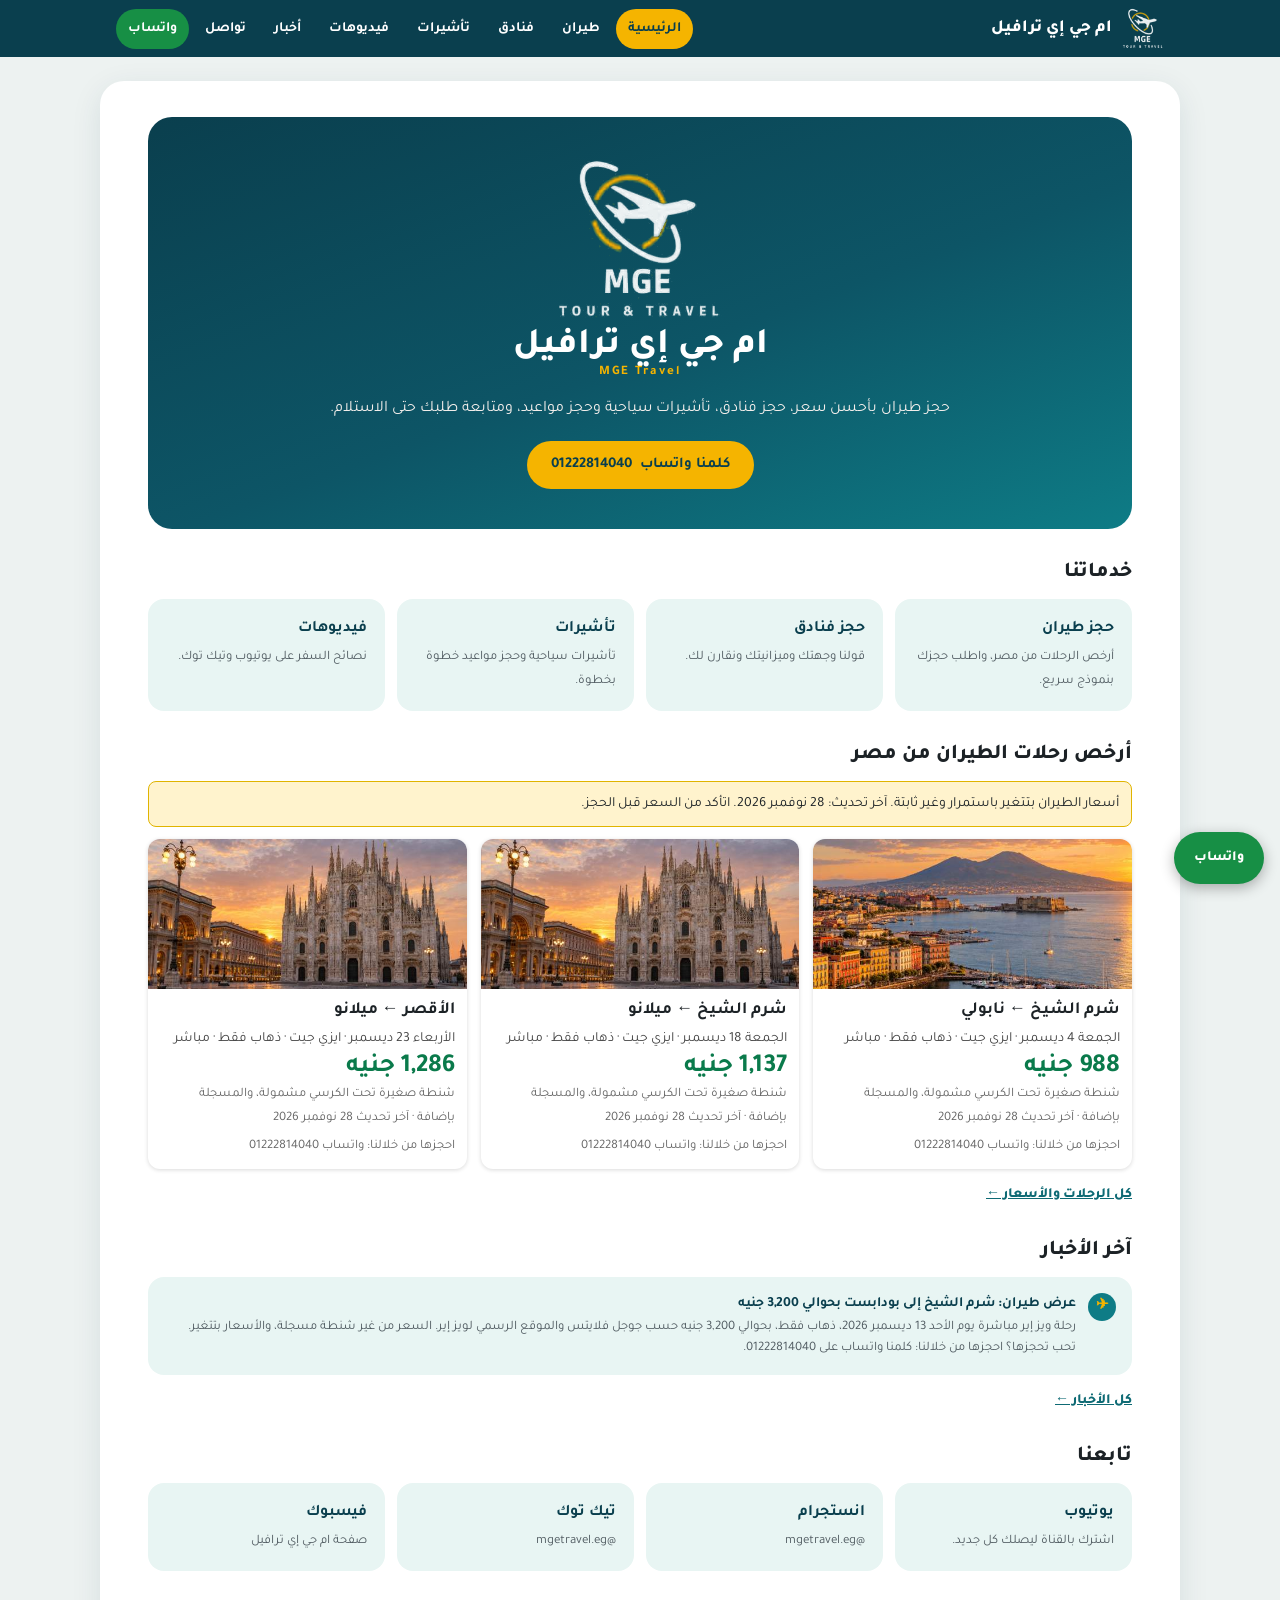
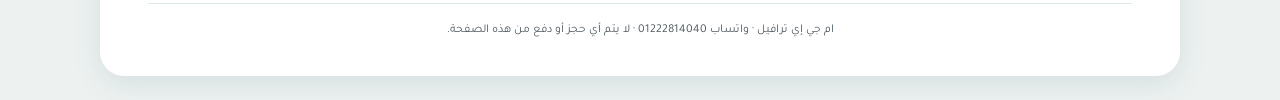
<file: index.html>
<!DOCTYPE html>
<html lang="ar" dir="rtl">
<head>
<script async src="https://www.googletagmanager.com/gtag/js?id=G-XK24J3F093"></script>
<script>
window.dataLayer = window.dataLayer || [];
function gtag(){dataLayer.push(arguments);}
gtag('js', new Date());
gtag('config', 'G-XK24J3F093');
</script>
<meta charset="UTF-8">
<meta name="viewport" content="width=device-width, initial-scale=1.0">
<title>ام جي إي ترافيل | طيران وفنادق وتأشيرات</title>
<meta name="description" content="ام جي إي ترافيل: حجز طيران بأحسن سعر، حجز فنادق، تأشيرات سياحية وحجز مواعيد، ومتابعة طلبك حتى الاستلام.">
<link rel="canonical" href="https://mgetravel.github.io/">
<meta name="theme-color" content="#0B2A5B">
<meta property="og:type" content="website">
<meta property="og:locale" content="ar_EG">
<meta property="og:site_name" content="ام جي إي ترافيل">
<meta property="og:title" content="ام جي إي ترافيل | طيران وفنادق وتأشيرات">
<meta property="og:description" content="ام جي إي ترافيل: حجز طيران بأحسن سعر، حجز فنادق، تأشيرات سياحية وحجز مواعيد، ومتابعة طلبك حتى الاستلام.">
<meta property="og:url" content="https://mgetravel.github.io/">
<script type="application/ld+json">
{
  "@context": "https://schema.org",
  "@type": "TravelAgency",
  "name": "ام جي إي ترافيل",
  "alternateName": "MGE Travel",
  "url": "https://mgetravel.github.io/",
  "telephone": "+201222814040",
  "areaServed": "EG",
  "inLanguage": "ar",
  "sameAs": [
    "https://www.youtube.com/channel/UCKGYNsP0PGWKcBvuON4lMKg",
    "https://www.instagram.com/mgetravel.eg/",
    "https://www.facebook.com/profile.php?id=61596644595419",
    "https://www.tiktok.com/@mgetravel.eg"
  ]
}
</script>
<link rel="icon" type="image/png" href="/assets/logo.png">
<link rel="preconnect" href="https://fonts.googleapis.com">
<link rel="preconnect" href="https://fonts.gstatic.com" crossorigin>
<link href="https://fonts.googleapis.com/css2?family=Tajawal:wght@400;500;700;800&display=swap" rel="stylesheet">
<link rel="stylesheet" href="/assets/style.css">
<meta property="og:image" content="https://mgetravel.github.io/assets/og.png">
</head>
<body>
<div class="topbar"><div class="topbar-in"><a class="brand" href="/"><img src="/assets/logo-white.png" alt="لوجو ام جي إي ترافيل"><span>ام جي إي ترافيل</span></a>
<button class="burger" id="burger" aria-label="القائمة" aria-expanded="false">☰</button>
<nav class="menu" id="menu"><a href="/" class="on">الرئيسية</a><a href="/flights/">طيران</a><a href="/hotels/">فنادق</a><a href="/visas/">تأشيرات</a><a href="/videos/">فيديوهات</a><a href="/news/">أخبار</a><a href="/contact/">تواصل</a><a class="wa" href="https://wa.me/201222814040" target="_blank" rel="noreferrer">واتساب</a></nav></div></div>
<div class="card">
<header class="hero">
  <img class="hero-logo" src="/assets/logo-white.png" alt="لوجو ام جي إي ترافيل">
  <div class="hero-name">ام جي إي ترافيل</div>
  <div class="hero-sub">MGE Travel</div>
  <p class="hero-tag">حجز طيران بأحسن سعر، حجز فنادق، تأشيرات سياحية وحجز مواعيد، ومتابعة طلبك حتى الاستلام.</p>
  <a class="btn btn-gold" href="https://wa.me/201222814040" target="_blank" rel="noreferrer">كلمنا واتساب <bdi>01222814040</bdi></a>
</header><section><h2 class="sec-title">خدماتنا</h2><div class="tiles">
<a class="tile" href="/flights/"><b>حجز طيران</b><span>أرخص الرحلات من مصر، واطلب حجزك بنموذج سريع.</span></a>
<a class="tile" href="/hotels/"><b>حجز فنادق</b><span>قولنا وجهتك وميزانيتك ونقارن لك.</span></a>
<a class="tile" href="/visas/"><b>تأشيرات</b><span>تأشيرات سياحية وحجز مواعيد خطوة بخطوة.</span></a>
<a class="tile" href="/videos/"><b>فيديوهات</b><span>نصائح السفر على يوتيوب وتيك توك.</span></a></div></section><section><h2 class="sec-title">أرخص رحلات الطيران من مصر</h2>
<div class="fb-n">أسعار الطيران بتتغير باستمرار وغير ثابتة. آخر تحديث: 28 نوفمبر 2026. اتأكد من السعر قبل الحجز.</div>
<div class="fb-grid"><div class="fb-card"><div class="fb-img nap" role="img" aria-label="شرم الشيخ ← نابولي"></div><div class="fb-b"><div class="fb-r">شرم الشيخ ← نابولي</div><div class="fb-d">الجمعة 4 ديسمبر · ايزي جيت · ذهاب فقط · مباشر</div><div class="fb-p">988 جنيه</div><div class="fb-s">شنطة صغيرة تحت الكرسي مشمولة، والمسجلة بإضافة · آخر تحديث 28 نوفمبر 2026</div><div class="fb-s">احجزها من خلالنا: واتساب <bdi>01222814040</bdi></div></div></div><div class="fb-card"><div class="fb-img mil" role="img" aria-label="شرم الشيخ ← ميلانو"></div><div class="fb-b"><div class="fb-r">شرم الشيخ ← ميلانو</div><div class="fb-d">الجمعة 18 ديسمبر · ايزي جيت · ذهاب فقط · مباشر</div><div class="fb-p">1,137 جنيه</div><div class="fb-s">شنطة صغيرة تحت الكرسي مشمولة، والمسجلة بإضافة · آخر تحديث 28 نوفمبر 2026</div><div class="fb-s">احجزها من خلالنا: واتساب <bdi>01222814040</bdi></div></div></div><div class="fb-card"><div class="fb-img mil" role="img" aria-label="الأقصر ← ميلانو"></div><div class="fb-b"><div class="fb-r">الأقصر ← ميلانو</div><div class="fb-d">الأربعاء 23 ديسمبر · ايزي جيت · ذهاب فقط · مباشر</div><div class="fb-p">1,286 جنيه</div><div class="fb-s">شنطة صغيرة تحت الكرسي مشمولة، والمسجلة بإضافة · آخر تحديث 28 نوفمبر 2026</div><div class="fb-s">احجزها من خلالنا: واتساب <bdi>01222814040</bdi></div></div></div></div><a class="more" href="/flights/">كل الرحلات والأسعار ←</a></section><section>
  <h2 class="sec-title">آخر الأخبار</h2>
  <div class="service"><span class="service-check">✈</span><div><div class="service-title">عرض طيران: شرم الشيخ إلى بودابست بحوالي 3,200 جنيه</div><div class="service-detail">رحلة ويز إير مباشرة يوم الأحد 13 ديسمبر 2026، ذهاب فقط، بحوالي 3,200 جنيه حسب جوجل فلايتس والموقع الرسمي لويز إير. السعر من غير شنطة مسجلة، والأسعار بتتغير. تحب تحجزها؟ احجزها من خلالنا: كلمنا واتساب على <bdi>01222814040</bdi>.</div></div></div>
<a class="more" href="/news/">كل الأخبار ←</a></section>
<section><h2 class="sec-title">تابعنا</h2><div class="tiles"><a class="tile" href="https://www.youtube.com/channel/UCKGYNsP0PGWKcBvuON4lMKg" target="_blank" rel="noreferrer"><b>يوتيوب</b><span>اشترك بالقناة ليصلك كل جديد.</span></a><a class="tile" href="https://www.instagram.com/mgetravel.eg/" target="_blank" rel="noreferrer"><b>انستجرام</b><span>@mgetravel.eg</span></a><a class="tile" href="https://www.tiktok.com/@mgetravel.eg" target="_blank" rel="noreferrer"><b>تيك توك</b><span>@mgetravel.eg</span></a><a class="tile" href="https://www.facebook.com/profile.php?id=61596644595419" target="_blank" rel="noreferrer"><b>فيسبوك</b><span>صفحة ام جي إي ترافيل</span></a></div></section>
<footer>ام جي إي ترافيل · واتساب <bdi>01222814040</bdi> · لا يتم أي حجز أو دفع من هذه الصفحة.</footer>
</div>
<a class="wa-float" href="https://wa.me/201222814040" target="_blank" rel="noreferrer">واتساب</a>
<script>document.getElementById("burger").addEventListener("click",function(){var m=document.getElementById("menu");var o=m.classList.toggle("open");this.setAttribute("aria-expanded",o)});</script>

</body>
</html>
</file>
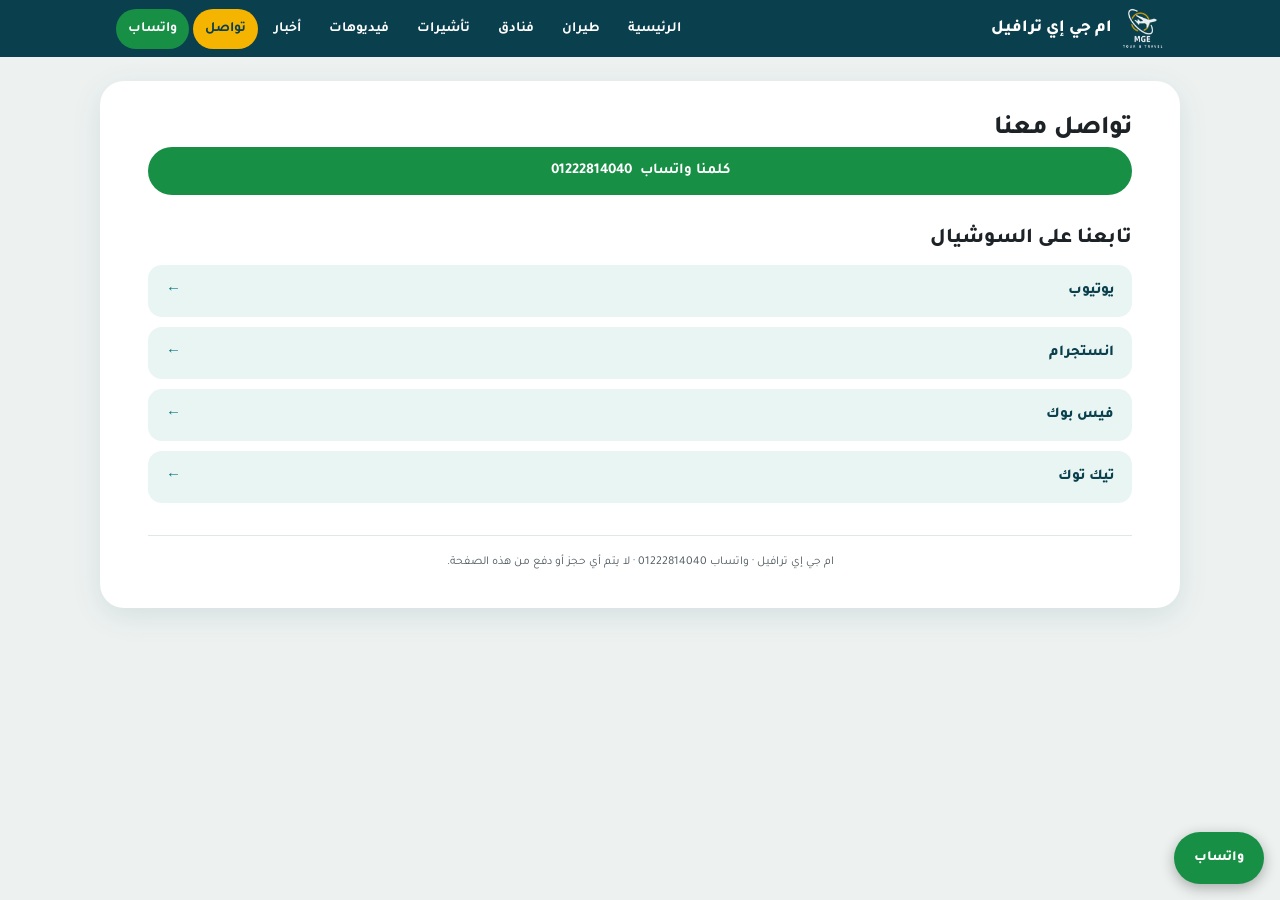
<file: contact/index.html>
<!DOCTYPE html>
<html lang="ar" dir="rtl">
<head>
<script async src="https://www.googletagmanager.com/gtag/js?id=G-XK24J3F093"></script>
<script>
window.dataLayer = window.dataLayer || [];
function gtag(){dataLayer.push(arguments);}
gtag('js', new Date());
gtag('config', 'G-XK24J3F093');
</script>
<meta charset="UTF-8">
<meta name="viewport" content="width=device-width, initial-scale=1.0">
<title>تواصل معنا | ام جي إي ترافيل</title>
<meta name="description" content="تواصل مع ام جي إي ترافيل على واتساب أو تابعنا على يوتيوب وانستجرام وفيسبوك وتيك توك.">
<link rel="canonical" href="https://mgetravel.github.io/contact/">
<meta name="theme-color" content="#0B2A5B">
<meta property="og:type" content="website">
<meta property="og:locale" content="ar_EG">
<meta property="og:site_name" content="ام جي إي ترافيل">
<meta property="og:title" content="تواصل معنا | ام جي إي ترافيل">
<meta property="og:description" content="تواصل مع ام جي إي ترافيل على واتساب أو تابعنا على يوتيوب وانستجرام وفيسبوك وتيك توك.">
<meta property="og:url" content="https://mgetravel.github.io/contact/">
<script type="application/ld+json">
{
  "@context": "https://schema.org",
  "@type": "TravelAgency",
  "name": "ام جي إي ترافيل",
  "alternateName": "MGE Travel",
  "url": "https://mgetravel.github.io/",
  "telephone": "+201222814040",
  "areaServed": "EG",
  "inLanguage": "ar",
  "sameAs": [
    "https://www.youtube.com/channel/UCKGYNsP0PGWKcBvuON4lMKg",
    "https://www.instagram.com/mgetravel.eg/",
    "https://www.facebook.com/profile.php?id=61596644595419",
    "https://www.tiktok.com/@mgetravel.eg"
  ]
}
</script>
<link rel="icon" type="image/png" href="/assets/logo.png">
<link rel="preconnect" href="https://fonts.googleapis.com">
<link rel="preconnect" href="https://fonts.gstatic.com" crossorigin>
<link href="https://fonts.googleapis.com/css2?family=Tajawal:wght@400;500;700;800&display=swap" rel="stylesheet">
<link rel="stylesheet" href="/assets/style.css">
<meta property="og:image" content="https://mgetravel.github.io/assets/og.png">
</head>
<body>
<div class="topbar"><div class="topbar-in"><a class="brand" href="/"><img src="/assets/logo-white.png" alt="لوجو ام جي إي ترافيل"><span>ام جي إي ترافيل</span></a>
<button class="burger" id="burger" aria-label="القائمة" aria-expanded="false">☰</button>
<nav class="menu" id="menu"><a href="/">الرئيسية</a><a href="/flights/">طيران</a><a href="/hotels/">فنادق</a><a href="/visas/">تأشيرات</a><a href="/videos/">فيديوهات</a><a href="/news/">أخبار</a><a href="/contact/" class="on">تواصل</a><a class="wa" href="https://wa.me/201222814040" target="_blank" rel="noreferrer">واتساب</a></nav></div></div>
<div class="card">
<h1 class="page-h">تواصل معنا</h1><p style="margin:0 0 14px"><a class="btn btn-wa" href="https://wa.me/201222814040" target="_blank" rel="noreferrer">كلمنا واتساب <bdi>01222814040</bdi></a></p><section>
  <h2 class="sec-title">تابعنا على السوشيال</h2>
  <div class="social">
    <a class="social-link" href="https://www.youtube.com/channel/UCKGYNsP0PGWKcBvuON4lMKg" target="_blank" rel="noreferrer"><span>يوتيوب</span><span class="social-arrow">←</span></a>
    <a class="social-link" href="https://www.instagram.com/mgetravel.eg/" target="_blank" rel="noreferrer"><span>انستجرام</span><span class="social-arrow">←</span></a>
    <a class="social-link" href="https://www.facebook.com/profile.php?id=61596644595419" target="_blank" rel="noreferrer"><span>فيس بوك</span><span class="social-arrow">←</span></a>
    <a class="social-link" href="https://www.tiktok.com/@mgetravel.eg" target="_blank" rel="noreferrer"><span>تيك توك</span><span class="social-arrow">←</span></a>
  </div>
</section>
<footer>ام جي إي ترافيل · واتساب <bdi>01222814040</bdi> · لا يتم أي حجز أو دفع من هذه الصفحة.</footer>
</div>
<a class="wa-float" href="https://wa.me/201222814040" target="_blank" rel="noreferrer">واتساب</a>
<script>document.getElementById("burger").addEventListener("click",function(){var m=document.getElementById("menu");var o=m.classList.toggle("open");this.setAttribute("aria-expanded",o)});</script>

</body>
</html>
</file>
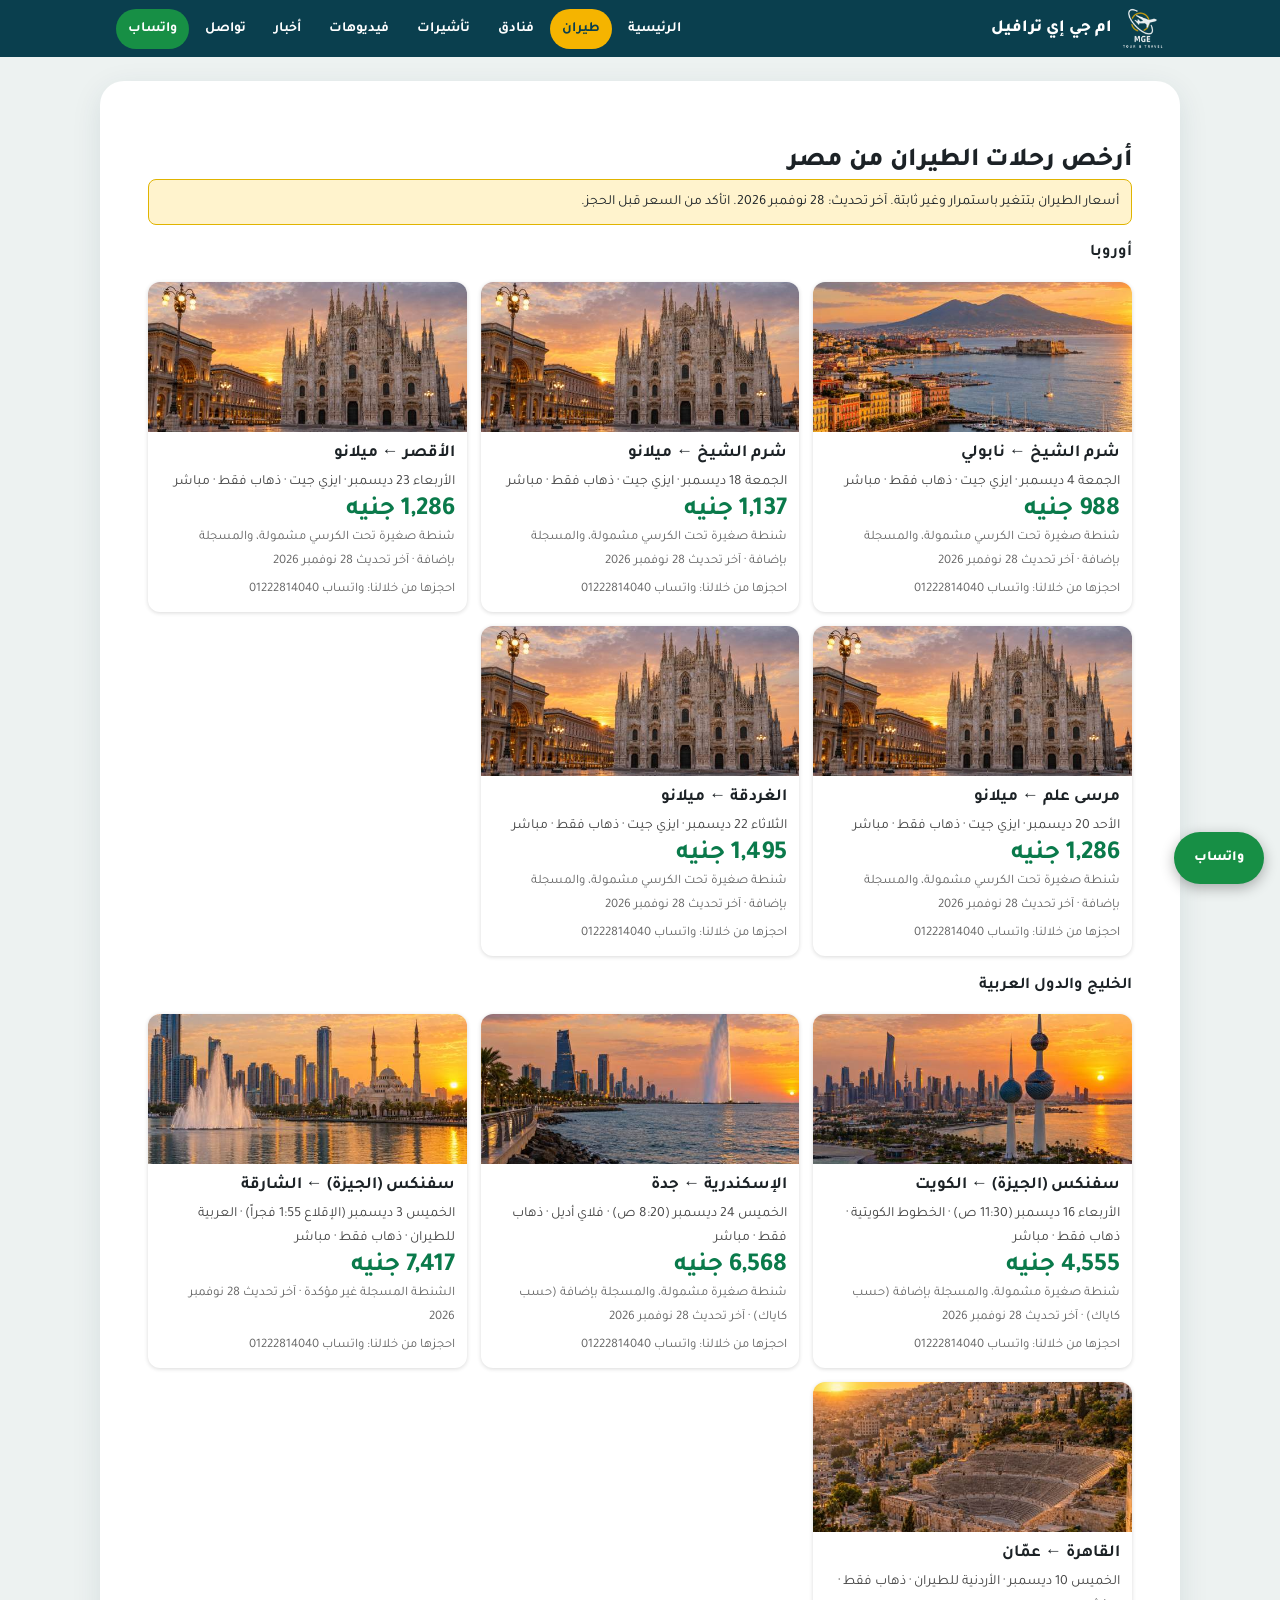
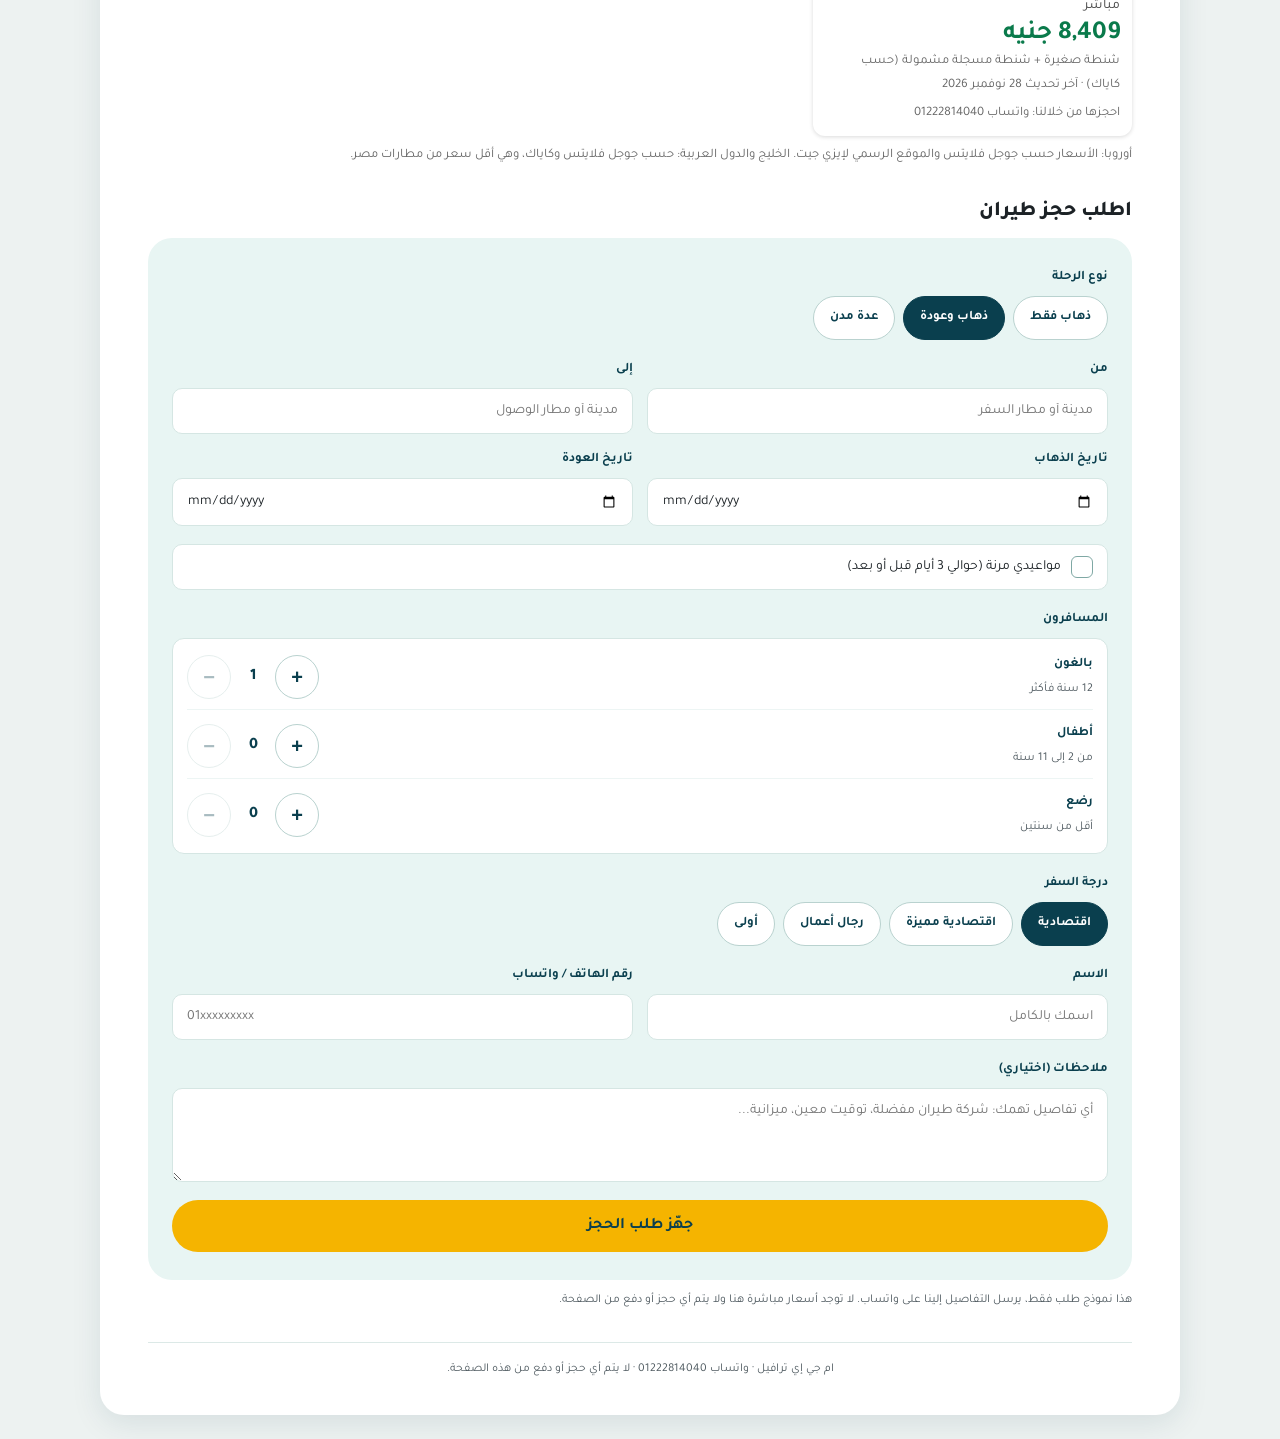
<file: flights/index.html>
<!DOCTYPE html>
<html lang="ar" dir="rtl">
<head>
<script async src="https://www.googletagmanager.com/gtag/js?id=G-XK24J3F093"></script>
<script>
window.dataLayer = window.dataLayer || [];
function gtag(){dataLayer.push(arguments);}
gtag('js', new Date());
gtag('config', 'G-XK24J3F093');
</script>
<meta charset="UTF-8">
<meta name="viewport" content="width=device-width, initial-scale=1.0">
<title>أرخص رحلات الطيران من مصر وطلب حجز طيران | ام جي إي ترافيل</title>
<meta name="description" content="أرخص رحلات الطيران من مصر إلى أوروبا والخليج مع نموذج طلب حجز طيران عبر واتساب من ام جي إي ترافيل.">
<link rel="canonical" href="https://mgetravel.github.io/flights/">
<meta name="theme-color" content="#0B2A5B">
<meta property="og:type" content="website">
<meta property="og:locale" content="ar_EG">
<meta property="og:site_name" content="ام جي إي ترافيل">
<meta property="og:title" content="أرخص رحلات الطيران من مصر وطلب حجز طيران | ام جي إي ترافيل">
<meta property="og:description" content="أرخص رحلات الطيران من مصر إلى أوروبا والخليج مع نموذج طلب حجز طيران عبر واتساب من ام جي إي ترافيل.">
<meta property="og:url" content="https://mgetravel.github.io/flights/">
<script type="application/ld+json">
{
  "@context": "https://schema.org",
  "@type": "TravelAgency",
  "name": "ام جي إي ترافيل",
  "alternateName": "MGE Travel",
  "url": "https://mgetravel.github.io/",
  "telephone": "+201222814040",
  "areaServed": "EG",
  "inLanguage": "ar",
  "sameAs": [
    "https://www.youtube.com/channel/UCKGYNsP0PGWKcBvuON4lMKg",
    "https://www.instagram.com/mgetravel.eg/",
    "https://www.facebook.com/profile.php?id=61596644595419",
    "https://www.tiktok.com/@mgetravel.eg"
  ]
}
</script>
<link rel="icon" type="image/png" href="/assets/logo.png">
<link rel="preconnect" href="https://fonts.googleapis.com">
<link rel="preconnect" href="https://fonts.gstatic.com" crossorigin>
<link href="https://fonts.googleapis.com/css2?family=Tajawal:wght@400;500;700;800&display=swap" rel="stylesheet">
<link rel="stylesheet" href="/assets/style.css">
<meta property="og:image" content="https://mgetravel.github.io/assets/og.png">
</head>
<body>
<div class="topbar"><div class="topbar-in"><a class="brand" href="/"><img src="/assets/logo-white.png" alt="لوجو ام جي إي ترافيل"><span>ام جي إي ترافيل</span></a>
<button class="burger" id="burger" aria-label="القائمة" aria-expanded="false">☰</button>
<nav class="menu" id="menu"><a href="/">الرئيسية</a><a href="/flights/" class="on">طيران</a><a href="/hotels/">فنادق</a><a href="/visas/">تأشيرات</a><a href="/videos/">فيديوهات</a><a href="/news/">أخبار</a><a href="/contact/">تواصل</a><a class="wa" href="https://wa.me/201222814040" target="_blank" rel="noreferrer">واتساب</a></nav></div></div>
<div class="card">
<section id="cheap-flights">
  <h1 class="page-h">أرخص رحلات الطيران من مصر</h1>
  <div class="fb-n">أسعار الطيران بتتغير باستمرار وغير ثابتة. آخر تحديث: 28 نوفمبر 2026. اتأكد من السعر قبل الحجز.</div>
  <h3>أوروبا</h3>
  <div class="fb-grid"><div class="fb-card"><div class="fb-img nap" role="img" aria-label="شرم الشيخ ← نابولي"></div><div class="fb-b"><div class="fb-r">شرم الشيخ ← نابولي</div><div class="fb-d">الجمعة 4 ديسمبر · ايزي جيت · ذهاب فقط · مباشر</div><div class="fb-p">988 جنيه</div><div class="fb-s">شنطة صغيرة تحت الكرسي مشمولة، والمسجلة بإضافة · آخر تحديث 28 نوفمبر 2026</div><div class="fb-s">احجزها من خلالنا: واتساب <bdi>01222814040</bdi></div></div></div><div class="fb-card"><div class="fb-img mil" role="img" aria-label="شرم الشيخ ← ميلانو"></div><div class="fb-b"><div class="fb-r">شرم الشيخ ← ميلانو</div><div class="fb-d">الجمعة 18 ديسمبر · ايزي جيت · ذهاب فقط · مباشر</div><div class="fb-p">1,137 جنيه</div><div class="fb-s">شنطة صغيرة تحت الكرسي مشمولة، والمسجلة بإضافة · آخر تحديث 28 نوفمبر 2026</div><div class="fb-s">احجزها من خلالنا: واتساب <bdi>01222814040</bdi></div></div></div><div class="fb-card"><div class="fb-img mil" role="img" aria-label="الأقصر ← ميلانو"></div><div class="fb-b"><div class="fb-r">الأقصر ← ميلانو</div><div class="fb-d">الأربعاء 23 ديسمبر · ايزي جيت · ذهاب فقط · مباشر</div><div class="fb-p">1,286 جنيه</div><div class="fb-s">شنطة صغيرة تحت الكرسي مشمولة، والمسجلة بإضافة · آخر تحديث 28 نوفمبر 2026</div><div class="fb-s">احجزها من خلالنا: واتساب <bdi>01222814040</bdi></div></div></div><div class="fb-card"><div class="fb-img mil" role="img" aria-label="مرسى علم ← ميلانو"></div><div class="fb-b"><div class="fb-r">مرسى علم ← ميلانو</div><div class="fb-d">الأحد 20 ديسمبر · ايزي جيت · ذهاب فقط · مباشر</div><div class="fb-p">1,286 جنيه</div><div class="fb-s">شنطة صغيرة تحت الكرسي مشمولة، والمسجلة بإضافة · آخر تحديث 28 نوفمبر 2026</div><div class="fb-s">احجزها من خلالنا: واتساب <bdi>01222814040</bdi></div></div></div><div class="fb-card"><div class="fb-img mil" role="img" aria-label="الغردقة ← ميلانو"></div><div class="fb-b"><div class="fb-r">الغردقة ← ميلانو</div><div class="fb-d">الثلاثاء 22 ديسمبر · ايزي جيت · ذهاب فقط · مباشر</div><div class="fb-p">1,495 جنيه</div><div class="fb-s">شنطة صغيرة تحت الكرسي مشمولة، والمسجلة بإضافة · آخر تحديث 28 نوفمبر 2026</div><div class="fb-s">احجزها من خلالنا: واتساب <bdi>01222814040</bdi></div></div></div></div>
  <h3 style="margin-top:18px">الخليج والدول العربية</h3>
  <div class="fb-grid"><div class="fb-card"><div class="fb-img kw" role="img" aria-label="سفنكس (الجيزة) ← الكويت"></div><div class="fb-b"><div class="fb-r">سفنكس (الجيزة) ← الكويت</div><div class="fb-d">الأربعاء 16 ديسمبر (11:30 ص) · الخطوط الكويتية · ذهاب فقط · مباشر</div><div class="fb-p">4,555 جنيه</div><div class="fb-s">شنطة صغيرة مشمولة، والمسجلة بإضافة (حسب كاياك) · آخر تحديث 28 نوفمبر 2026</div><div class="fb-s">احجزها من خلالنا: واتساب <bdi>01222814040</bdi></div></div></div><div class="fb-card"><div class="fb-img jd" role="img" aria-label="الإسكندرية ← جدة"></div><div class="fb-b"><div class="fb-r">الإسكندرية ← جدة</div><div class="fb-d">الخميس 24 ديسمبر (8:20 ص) · فلاي أديل · ذهاب فقط · مباشر</div><div class="fb-p">6,568 جنيه</div><div class="fb-s">شنطة صغيرة مشمولة، والمسجلة بإضافة (حسب كاياك) · آخر تحديث 28 نوفمبر 2026</div><div class="fb-s">احجزها من خلالنا: واتساب <bdi>01222814040</bdi></div></div></div><div class="fb-card"><div class="fb-img sj" role="img" aria-label="سفنكس (الجيزة) ← الشارقة"></div><div class="fb-b"><div class="fb-r">سفنكس (الجيزة) ← الشارقة</div><div class="fb-d">الخميس 3 ديسمبر (الإقلاع 1:55 فجراً) · العربية للطيران · ذهاب فقط · مباشر</div><div class="fb-p">7,417 جنيه</div><div class="fb-s">الشنطة المسجلة غير مؤكدة · آخر تحديث 28 نوفمبر 2026</div><div class="fb-s">احجزها من خلالنا: واتساب <bdi>01222814040</bdi></div></div></div><div class="fb-card"><div class="fb-img am" role="img" aria-label="القاهرة ← عمّان"></div><div class="fb-b"><div class="fb-r">القاهرة ← عمّان</div><div class="fb-d">الخميس 10 ديسمبر · الأردنية للطيران · ذهاب فقط · مباشر</div><div class="fb-p">8,409 جنيه</div><div class="fb-s">شنطة صغيرة + شنطة مسجلة مشمولة (حسب كاياك) · آخر تحديث 28 نوفمبر 2026</div><div class="fb-s">احجزها من خلالنا: واتساب <bdi>01222814040</bdi></div></div></div></div>
  <div class="fb-s" style="margin-top:8px">أوروبا: الأسعار حسب جوجل فلايتس والموقع الرسمي لإيزي جيت. الخليج والدول العربية: حسب جوجل فلايتس وكاياك، وهي أقل سعر من مطارات مصر.</div>
</section><section>
  <h2 class="sec-title">اطلب حجز طيران</h2>
  <form class="form" id="bookForm" novalidate>
    <div class="field">
      <span class="label">نوع الرحلة</span>
      <div class="seg" id="tripSeg" role="group" aria-label="نوع الرحلة">
        <button type="button" class="seg-btn" data-v="oneway">ذهاب فقط</button>
        <button type="button" class="seg-btn is-active" data-v="round">ذهاب وعودة</button>
        <button type="button" class="seg-btn" data-v="multi">عدة مدن</button>
      </div>
    </div>

    <div id="simpleTrip">
      <div class="grid2">
        <div class="field">
          <label class="label" for="fromInput">من</label>
          <input class="input" id="fromInput" placeholder="مدينة أو مطار السفر" autocomplete="off">
          <div class="err" id="err-from" hidden></div>
        </div>
        <div class="field">
          <label class="label" for="toInput">إلى</label>
          <input class="input" id="toInput" placeholder="مدينة أو مطار الوصول" autocomplete="off">
          <div class="err" id="err-to" hidden></div>
        </div>
      </div>
      <div class="grid2" style="margin-top:14px">
        <div class="field">
          <label class="label" for="departInput">تاريخ الذهاب</label>
          <input class="input" id="departInput" type="date" dir="ltr">
          <div class="err" id="err-depart" hidden></div>
        </div>
        <div class="field" id="retField">
          <label class="label" for="retInput">تاريخ العودة</label>
          <input class="input" id="retInput" type="date" dir="ltr">
          <div class="err" id="err-ret" hidden></div>
        </div>
      </div>
    </div>

    <div class="legs" id="multiTrip" hidden>
      <div id="legsWrap"></div>
      <button type="button" class="btn btn-ghost" id="addLeg">+ أضف رحلة أخرى</button>
    </div>

    <button type="button" class="flex-toggle" id="flexToggle" aria-pressed="false">
      <span class="flex-dot" id="flexDot"></span>
      مواعيدي مرنة (حوالي 3 أيام قبل أو بعد)
    </button>

    <div class="field">
      <span class="label">المسافرون</span>
      <div class="pax">
        <div class="stepper" data-k="adults">
          <div class="stepper-text"><span class="label">بالغون</span><span class="stepper-hint">12 سنة فأكثر</span></div>
          <div class="stepper-ctrl" dir="ltr">
            <button type="button" class="step-btn" data-d="-1" aria-label="بالغون أقل">−</button>
            <span class="step-val">1</span>
            <button type="button" class="step-btn" data-d="1" aria-label="بالغون أكثر">+</button>
          </div>
        </div>
        <div class="stepper" data-k="children">
          <div class="stepper-text"><span class="label">أطفال</span><span class="stepper-hint">من 2 إلى 11 سنة</span></div>
          <div class="stepper-ctrl" dir="ltr">
            <button type="button" class="step-btn" data-d="-1" aria-label="أطفال أقل">−</button>
            <span class="step-val">0</span>
            <button type="button" class="step-btn" data-d="1" aria-label="أطفال أكثر">+</button>
          </div>
        </div>
        <div class="stepper" data-k="infants">
          <div class="stepper-text"><span class="label">رضع</span><span class="stepper-hint">أقل من سنتين</span></div>
          <div class="stepper-ctrl" dir="ltr">
            <button type="button" class="step-btn" data-d="-1" aria-label="رضع أقل">−</button>
            <span class="step-val">0</span>
            <button type="button" class="step-btn" data-d="1" aria-label="رضع أكثر">+</button>
          </div>
        </div>
      </div>
      <div class="err" id="err-infants" hidden></div>
    </div>

    <div class="field">
      <span class="label">درجة السفر</span>
      <div class="seg" id="cabinSeg" role="group" aria-label="درجة السفر">
        <button type="button" class="seg-btn is-active" data-v="اقتصادية">اقتصادية</button>
        <button type="button" class="seg-btn" data-v="اقتصادية مميزة">اقتصادية مميزة</button>
        <button type="button" class="seg-btn" data-v="رجال أعمال">رجال أعمال</button>
        <button type="button" class="seg-btn" data-v="أولى">أولى</button>
      </div>
    </div>

    <div class="grid2">
      <div class="field">
        <label class="label" for="nameInput">الاسم</label>
        <input class="input" id="nameInput" placeholder="اسمك بالكامل">
        <div class="err" id="err-name" hidden></div>
      </div>
      <div class="field">
        <label class="label" for="phoneInput">رقم الهاتف / واتساب</label>
        <input class="input phone" id="phoneInput" dir="ltr" inputmode="tel" placeholder="01xxxxxxxxx">
        <div class="err" id="err-phone" hidden></div>
      </div>
    </div>

    <div class="field">
      <label class="label" for="notesInput">ملاحظات (اختياري)</label>
      <textarea class="input notes" id="notesInput" rows="3" placeholder="أي تفاصيل تهمك: شركة طيران مفضلة، توقيت معين، ميزانية..."></textarea>
    </div>

    <button type="submit" class="btn btn-gold submit">جهّز طلب الحجز</button>

    <div class="ready" id="readyBox" hidden>
      <div class="ready-title">طلبك جاهز</div>
      <p class="ready-text">اضغط الزر لفتح واتساب وإرسال الطلب، وسنرد عليك بالأسعار المتاحة قبل أي حجز.</p>
      <a class="btn btn-wa" id="waLink" href="#" target="_blank" rel="noreferrer">فتح واتساب وإرسال الطلب</a>
    </div>
  </form>
  <div class="caption">هذا نموذج طلب فقط، يرسل التفاصيل إلينا على واتساب. لا توجد أسعار مباشرة هنا ولا يتم أي حجز أو دفع من الصفحة.</div>
</section>
<footer>ام جي إي ترافيل · واتساب <bdi>01222814040</bdi> · لا يتم أي حجز أو دفع من هذه الصفحة.</footer>
</div>
<a class="wa-float" href="https://wa.me/201222814040" target="_blank" rel="noreferrer">واتساب</a>
<script>document.getElementById("burger").addEventListener("click",function(){var m=document.getElementById("menu");var o=m.classList.toggle("open");this.setAttribute("aria-expanded",o)});</script>
<script>
(function(){
"use strict";
var WA = '201222814040';
var AIRPORTS = [
['CAI','القاهرة','مصر','Cairo'],['HBE','الإسكندرية (برج العرب)','مصر','Alexandria'],['HRG','الغردقة','مصر','Hurghada'],
['SSH','شرم الشيخ','مصر','Sharm El Sheikh'],['LXR','الأقصر','مصر','Luxor'],['ASW','أسوان','مصر','Aswan'],
['JED','جدة','السعودية','Jeddah'],['RUH','الرياض','السعودية','Riyadh'],['DMM','الدمام','السعودية','Dammam'],['MED','المدينة المنورة','السعودية','Medina'],
['DXB','دبي','الإمارات','Dubai'],['AUH','أبوظبي','الإمارات','Abu Dhabi'],['SHJ','الشارقة','الإمارات','Sharjah'],
['DOH','الدوحة','قطر','Doha'],['KWI','الكويت','الكويت','Kuwait'],['BAH','المنامة','البحرين','Bahrain'],['MCT','مسقط','عمان','Muscat'],
['AMM','عمّان','الأردن','Amman'],['BEY','بيروت','لبنان','Beirut'],
['IST','إسطنبول','تركيا','Istanbul'],['SAW','إسطنبول (صبيحة)','تركيا','Istanbul Sabiha'],['ESB','أنقرة','تركيا','Ankara'],
['ATH','أثينا','اليونان','Athens'],['FCO','روما','إيطاليا','Rome'],['MXP','ميلانو','إيطاليا','Milan'],['VCE','فينيسيا','إيطاليا','Venice'],
['CDG','باريس','فرنسا','Paris'],['NCE','نيس','فرنسا','Nice'],['LHR','لندن','بريطانيا','London'],['MAN','مانشستر','بريطانيا','Manchester'],
['FRA','فرانكفورت','ألمانيا','Frankfurt'],['MUC','ميونخ','ألمانيا','Munich'],['BER','برلين','ألمانيا','Berlin'],
['AMS','أمستردام','هولندا','Amsterdam'],['MAD','مدريد','إسبانيا','Madrid'],['BCN','برشلونة','إسبانيا','Barcelona'],
['VIE','فيينا','النمسا','Vienna'],['ZRH','زيورخ','سويسرا','Zurich'],['GVA','جنيف','سويسرا','Geneva'],['BRU','بروكسل','بلجيكا','Brussels'],
['PRG','براغ','التشيك','Prague'],['BUD','بودابست','المجر','Budapest'],['WAW','وارسو','بولندا','Warsaw'],['LIS','لشبونة','البرتغال','Lisbon'],
['CPH','كوبنهاغن','الدنمارك','Copenhagen'],['SVO','موسكو','روسيا','Moscow'],
['CMN','الدار البيضاء','المغرب','Casablanca'],['TUN','تونس','تونس','Tunis'],['ALG','الجزائر','الجزائر','Algiers'],
['JFK','نيويورك','أمريكا','New York'],['IAD','واشنطن','أمريكا','Washington'],['YYZ','تورونتو','كندا','Toronto'],
['BKK','بانكوك','تايلاند','Bangkok'],['KUL','كوالالمبور','ماليزيا','Kuala Lumpur'],['SIN','سنغافورة','سنغافورة','Singapore'],
['DEL','نيودلهي','الهند','New Delhi'],['BOM','مومباي','الهند','Mumbai'],['CMB','كولومبو','سريلانكا','Colombo'],
['MLE','المالديف','المالديف','Male'],['NBO','نيروبي','كينيا','Nairobi'],['ADD','أديس أبابا','إثيوبيا','Addis Ababa']
];
function $(id){ return document.getElementById(id); }
function todayISO(){ var d=new Date(); function p(n){return String(n).padStart(2,'0');} return d.getFullYear()+'-'+p(d.getMonth()+1)+'-'+p(d.getDate()); }
var TODAY = todayISO();
$('departInput').min = TODAY; $('retInput').min = TODAY;

var state = { trip:'round', cabin:'اقتصادية', flex:false, adults:1, children:0, infants:0, legs:null };
function newLegs(){ return [{from:'',to:'',date:''},{from:'',to:'',date:''}]; }
state.legs = newLegs();

function invalidate(){ $('readyBox').hidden = true; }

/* segmented controls */
function seg(id, key){ $(id).addEventListener('click', function(e){
  var b = e.target.closest('.seg-btn'); if(!b) return;
  $(id).querySelectorAll('.seg-btn').forEach(function(x){ x.classList.toggle('is-active', x===b); });
  state[key] = b.dataset.v; invalidate();
  if(key==='trip'){
    var multi = state.trip==='multi';
    $('simpleTrip').hidden = multi; $('multiTrip').hidden = !multi;
    $('retField').style.display = state.trip==='round' ? '' : 'none';
  }
}); }
seg('tripSeg','trip'); seg('cabinSeg','cabin');
$('retField').style.display = '';

/* flexible toggle */
$('flexToggle').addEventListener('click', function(){
  state.flex = !state.flex;
  this.classList.toggle('is-on', state.flex);
  this.setAttribute('aria-pressed', state.flex);
  $('flexDot').textContent = state.flex ? '✓' : '';
  invalidate();
});

/* steppers */
document.querySelectorAll('.stepper').forEach(function(st){
  var k = st.dataset.k, val = st.querySelector('.step-val');
  var min = k==='adults'?1:0, max = k==='adults'?9:(k==='children'?8:4);
  st.querySelectorAll('.step-btn').forEach(function(btn){
    btn.addEventListener('click', function(){
      var v = state[k] + parseInt(btn.dataset.d,10);
      if(k==='infants') max = Math.min(4, state.adults);
      v = Math.max(min, Math.min(max, v));
      state[k] = v;
      if(k==='adults' && state.infants > v){ state.infants = v; document.querySelector('.stepper[data-k=infants] .step-val').textContent = v; }
      val.textContent = v;
      st.querySelectorAll('.step-btn').forEach(function(b){
        var t = state[k] + parseInt(b.dataset.d,10);
        b.disabled = t < min || t > max;
      });
      invalidate();
    });
  });
  st.querySelectorAll('.step-btn').forEach(function(b){
    var t = state[k] + parseInt(b.dataset.d,10);
    b.disabled = t < min || t > max;
  });
});

/* airport autocomplete */
function attachAirport(input, onPick){
  var box;
  function close(){ if(box){ box.remove(); box = null; } }
  input.addEventListener('focus', function(){ render(''); });
  input.addEventListener('input', function(){ render(input.value); if(onPick) onPick(input.value); invalidate(); });
  input.addEventListener('blur', function(){ setTimeout(close, 150); });
  function render(q){
    close();
    q = q.trim().toLowerCase();
    var matches = AIRPORTS.filter(function(a){
      return !q || a[1].toLowerCase().indexOf(q)>-1 || a[3].toLowerCase().indexOf(q)>-1 || a[0].toLowerCase().indexOf(q)>-1 || a[2].indexOf(q.trim())>-1;
    }).slice(0,8);
    box = document.createElement('div'); box.className = 'suggest'; box.setAttribute('role','listbox');
    if(matches.length===0){ box.innerHTML = '<div class="suggest-empty">لا توجد نتائج، يمكنك كتابة المدينة كما هي</div>'; }
    matches.forEach(function(a){
      var b = document.createElement('button');
      b.type = 'button'; b.className = 'suggest-item';
      b.innerHTML = '<span class="suggest-city"></span><span class="suggest-meta"><bdi></bdi></span>';
      b.querySelector('.suggest-city').textContent = a[1];
      b.querySelector('bdi').textContent = a[0];
      b.querySelector('.suggest-meta').appendChild(document.createTextNode(' · ' + a[2]));
      b.addEventListener('mousedown', function(e){
        e.preventDefault();
        input.value = a[1] + ' (' + a[0] + ')';
        if(onPick) onPick(input.value);
        close(); invalidate();
      });
      box.appendChild(b);
    });
    input.parentElement.appendChild(box);
  }
}
attachAirport($('fromInput')); attachAirport($('toInput'));

/* multi-city legs */
function renderLegs(){
  var wrap = $('legsWrap'); wrap.innerHTML = '';
  state.legs.forEach(function(leg, i){
    var d = document.createElement('div'); d.className = 'leg';
    d.innerHTML = '<div class="leg-head"><span class="leg-num">الرحلة ' + (i+1) + '</span></div>' +
      '<div class="grid2">' +
      '<div class="field"><label class="label">من</label><input class="input leg-from" placeholder="مدينة السفر" autocomplete="off"><div class="err" hidden></div></div>' +
      '<div class="field"><label class="label">إلى</label><input class="input leg-to" placeholder="مدينة الوصول" autocomplete="off"><div class="err" hidden></div></div>' +
      '</div>' +
      '<div class="field"><label class="label">التاريخ</label><input class="input leg-date" type="date" dir="ltr" min="' + TODAY + '"><div class="err" hidden></div></div>';
    if(state.legs.length > 2){
      var del = document.createElement('button');
      del.type = 'button'; del.className = 'leg-del'; del.textContent = 'حذف';
      del.addEventListener('click', function(){ state.legs.splice(i,1); renderLegs(); invalidate(); });
      d.querySelector('.leg-head').appendChild(del);
    }
    var fi = d.querySelector('.leg-from'), ti = d.querySelector('.leg-to'), di = d.querySelector('.leg-date');
    fi.value = leg.from; ti.value = leg.to; di.value = leg.date;
    attachAirport(fi, function(v){ leg.from = v; });
    attachAirport(ti, function(v){ leg.to = v; });
    di.addEventListener('change', function(){ leg.date = di.value; invalidate(); });
    wrap.appendChild(d);
  });
  $('addLeg').style.display = state.legs.length < 4 ? '' : 'none';
}
$('addLeg').addEventListener('click', function(){ state.legs.push({from:'',to:'',date:''}); renderLegs(); invalidate(); });
renderLegs();

['fromInput','toInput','departInput','retInput','nameInput','phoneInput','notesInput'].forEach(function(id){
  $(id).addEventListener('input', invalidate);
  $(id).addEventListener('change', invalidate);
});

function setErr(key, msg){
  var el = $('err-'+key); if(!el) return;
  el.textContent = msg || ''; el.hidden = !msg;
  var map = {from:'fromInput',to:'toInput',depart:'departInput',ret:'retInput',name:'nameInput',phone:'phoneInput'};
  if(map[key]) $(map[key]).classList.toggle('input-err', !!msg);
}

function validate(){
  var ok = true;
  ['from','to','depart','ret','name','phone','infants'].forEach(function(k){ setErr(k,''); });
  document.querySelectorAll('#legsWrap .err').forEach(function(e){ e.hidden = true; e.textContent=''; });
  document.querySelectorAll('#legsWrap .input').forEach(function(e){ e.classList.remove('input-err'); });
  if(state.trip === 'multi'){
    state.legs.forEach(function(l, i){
      var legEl = $('legsWrap').children[i];
      function legErr(cls, msg){ var f = legEl.querySelector(cls); f.classList.add('input-err'); var e = f.parentElement.querySelector('.err'); e.textContent = msg; e.hidden = false; ok = false; }
      if(!l.from.trim()) legErr('.leg-from','اكتب مدينة السفر');
      if(!l.to.trim()) legErr('.leg-to','اكتب مدينة الوصول');
      else if(l.from.trim() && l.from.trim() === l.to.trim()) legErr('.leg-to','مدينة الوصول نفس مدينة السفر');
      if(!l.date) legErr('.leg-date','اختر التاريخ');
      else if(l.date < TODAY) legErr('.leg-date','التاريخ لا يمكن أن يكون في الماضي');
    });
  } else {
    var from = $('fromInput').value.trim(), to = $('toInput').value.trim();
    var dep = $('departInput').value, ret = $('retInput').value;
    if(!from){ setErr('from','اكتب مدينة السفر'); ok=false; }
    if(!to){ setErr('to','اكتب مدينة الوصول'); ok=false; }
    else if(from && from === to){ setErr('to','مدينة الوصول نفس مدينة السفر'); ok=false; }
    if(!dep){ setErr('depart','اختر تاريخ الذهاب'); ok=false; }
    else if(dep < TODAY){ setErr('depart','التاريخ لا يمكن أن يكون في الماضي'); ok=false; }
    if(state.trip === 'round'){
      if(!ret){ setErr('ret','اختر تاريخ العودة'); ok=false; }
      else if(dep && ret < dep){ setErr('ret','تاريخ العودة قبل تاريخ الذهاب'); ok=false; }
    }
  }
  if(state.infants > state.adults){ setErr('infants','عدد الرضع لا يمكن أن يكون أكثر من البالغين'); ok=false; }
  if(!$('nameInput').value.trim()){ setErr('name','اكتب اسمك'); ok=false; }
  var digits = $('phoneInput').value.replace(/[^\d]/g,'');
  if(!digits){ setErr('phone','اكتب رقم الهاتف أو الواتساب'); ok=false; }
  else if(digits.length < 8){ setErr('phone','الرقم قصير، تأكد منه'); ok=false; }
  return ok;
}

function buildMessage(){
  var tripLabel = {oneway:'ذهاب فقط', round:'ذهاب وعودة', multi:'عدة مدن'}[state.trip];
  var lines = ['طلب حجز طيران - ام جي إي ترافيل', ''];
  lines.push('نوع الرحلة: ' + tripLabel);
  if(state.trip === 'multi'){
    state.legs.forEach(function(l, i){ lines.push((i+1) + ') من ' + l.from.trim() + ' إلى ' + l.to.trim() + ' - يوم ' + l.date); });
  } else {
    lines.push('من: ' + $('fromInput').value.trim());
    lines.push('إلى: ' + $('toInput').value.trim());
    lines.push('تاريخ الذهاب: ' + $('departInput').value);
    if(state.trip === 'round') lines.push('تاريخ العودة: ' + $('retInput').value);
  }
  lines.push('مواعيد مرنة: ' + (state.flex ? 'نعم، حوالي 3 أيام قبل أو بعد' : 'لا'));
  var pax = [state.adults + ' بالغ'];
  if(state.children > 0) pax.push(state.children + ' طفل');
  if(state.infants > 0) pax.push(state.infants + ' رضيع');
  lines.push('المسافرون: ' + pax.join('، '));
  lines.push('درجة السفر: ' + state.cabin);
  lines.push('');
  lines.push('الاسم: ' + $('nameInput').value.trim());
  lines.push('رقم الهاتف: ' + $('phoneInput').value.trim());
  var notes = $('notesInput').value.trim();
  if(notes) lines.push('ملاحظات: ' + notes);
  return lines.join('\n');
}

$('bookForm').addEventListener('submit', function(e){
  e.preventDefault();
  if(!validate()){ $('readyBox').hidden = true; return; }
  var url = 'https://wa.me/' + WA + '?text=' + encodeURIComponent(buildMessage());
  $('waLink').href = url;
  $('readyBox').hidden = false;
  $('readyBox').scrollIntoView({behavior:'smooth', block:'center'});
  try { window.open(url, '_blank'); } catch (err) { /* the button stays available */ }
});
})();
</script>
</body>
</html>
</file>
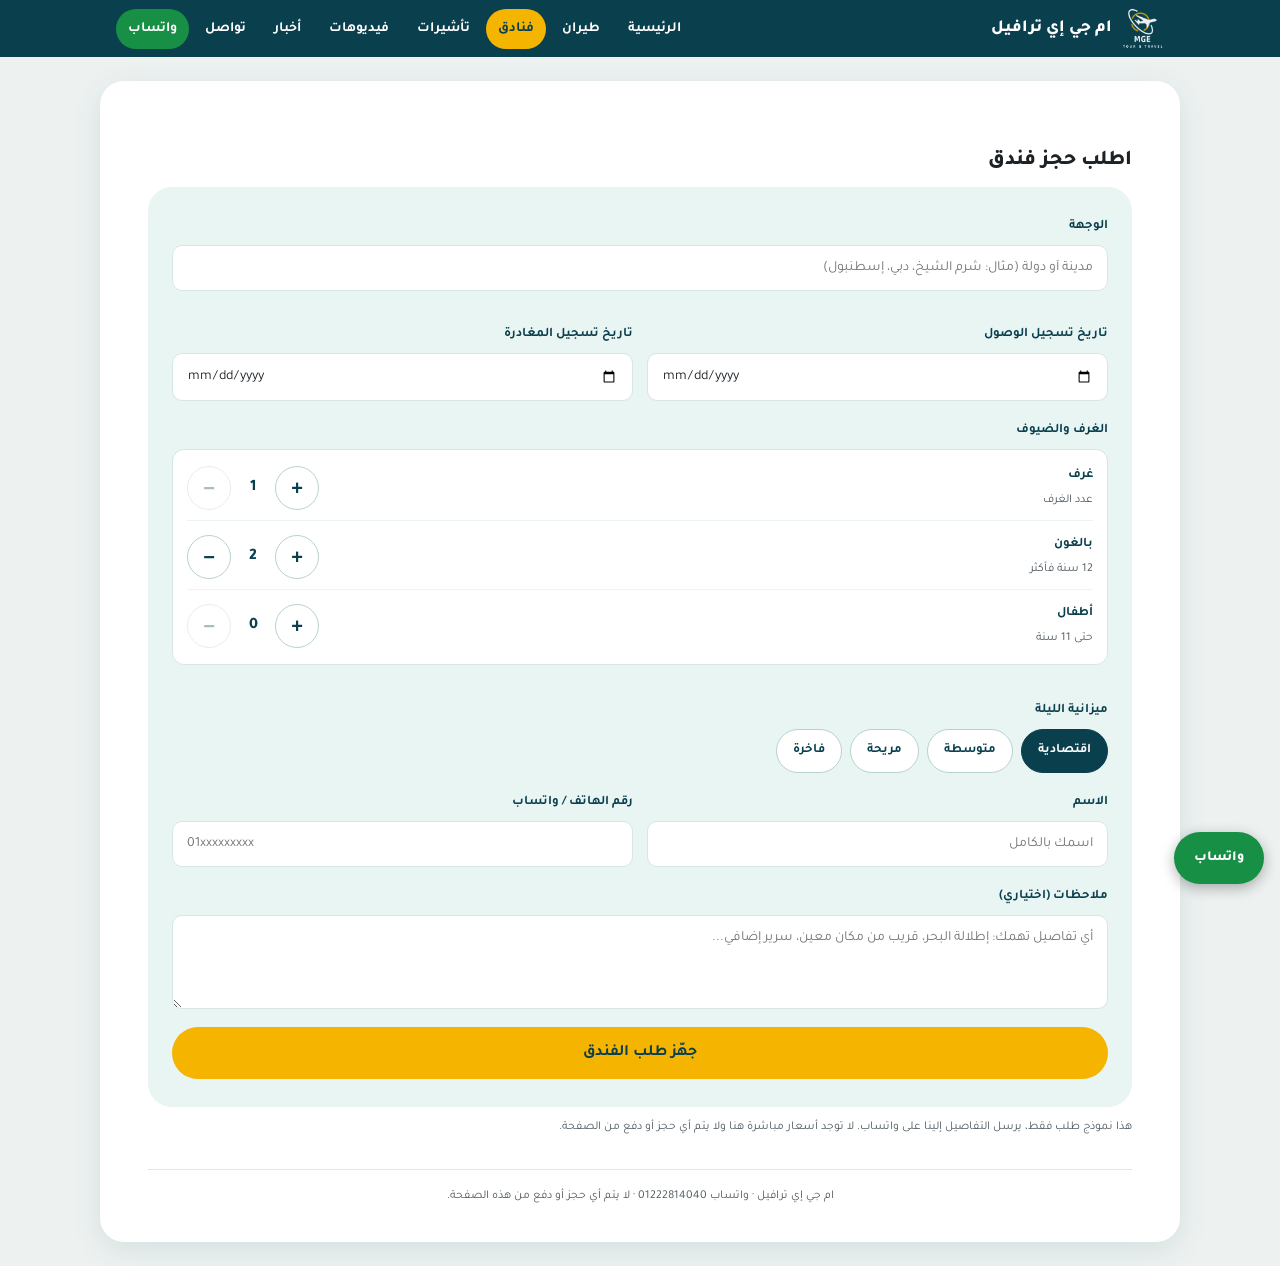
<file: hotels/index.html>
<!DOCTYPE html>
<html lang="ar" dir="rtl">
<head>
<script async src="https://www.googletagmanager.com/gtag/js?id=G-XK24J3F093"></script>
<script>
window.dataLayer = window.dataLayer || [];
function gtag(){dataLayer.push(arguments);}
gtag('js', new Date());
gtag('config', 'G-XK24J3F093');
</script>
<meta charset="UTF-8">
<meta name="viewport" content="width=device-width, initial-scale=1.0">
<title>حجز فنادق | ام جي إي ترافيل</title>
<meta name="description" content="اطلب حجز فندق: قولنا وجهتك ومواعيدك وميزانيتك ونقارن لك الفنادق ونؤكد السعر قبل الدفع.">
<link rel="canonical" href="https://mgetravel.github.io/hotels/">
<meta name="theme-color" content="#0B2A5B">
<meta property="og:type" content="website">
<meta property="og:locale" content="ar_EG">
<meta property="og:site_name" content="ام جي إي ترافيل">
<meta property="og:title" content="حجز فنادق | ام جي إي ترافيل">
<meta property="og:description" content="اطلب حجز فندق: قولنا وجهتك ومواعيدك وميزانيتك ونقارن لك الفنادق ونؤكد السعر قبل الدفع.">
<meta property="og:url" content="https://mgetravel.github.io/hotels/">
<script type="application/ld+json">
{
  "@context": "https://schema.org",
  "@type": "TravelAgency",
  "name": "ام جي إي ترافيل",
  "alternateName": "MGE Travel",
  "url": "https://mgetravel.github.io/",
  "telephone": "+201222814040",
  "areaServed": "EG",
  "inLanguage": "ar",
  "sameAs": [
    "https://www.youtube.com/channel/UCKGYNsP0PGWKcBvuON4lMKg",
    "https://www.instagram.com/mgetravel.eg/",
    "https://www.facebook.com/profile.php?id=61596644595419",
    "https://www.tiktok.com/@mgetravel.eg"
  ]
}
</script>
<link rel="icon" type="image/png" href="/assets/logo.png">
<link rel="preconnect" href="https://fonts.googleapis.com">
<link rel="preconnect" href="https://fonts.gstatic.com" crossorigin>
<link href="https://fonts.googleapis.com/css2?family=Tajawal:wght@400;500;700;800&display=swap" rel="stylesheet">
<link rel="stylesheet" href="/assets/style.css">
<meta property="og:image" content="https://mgetravel.github.io/assets/og.png">
</head>
<body>
<div class="topbar"><div class="topbar-in"><a class="brand" href="/"><img src="/assets/logo-white.png" alt="لوجو ام جي إي ترافيل"><span>ام جي إي ترافيل</span></a>
<button class="burger" id="burger" aria-label="القائمة" aria-expanded="false">☰</button>
<nav class="menu" id="menu"><a href="/">الرئيسية</a><a href="/flights/">طيران</a><a href="/hotels/" class="on">فنادق</a><a href="/visas/">تأشيرات</a><a href="/videos/">فيديوهات</a><a href="/news/">أخبار</a><a href="/contact/">تواصل</a><a class="wa" href="https://wa.me/201222814040" target="_blank" rel="noreferrer">واتساب</a></nav></div></div>
<div class="card">
<h1 class="page-h" style="display:none">حجز فنادق</h1><section>
  <h2 class="sec-title">اطلب حجز فندق</h2>
  <form class="form" id="hotelForm" novalidate>
    <div class="field">
      <label class="label" for="hDest">الوجهة</label>
      <input class="input" id="hDest" placeholder="مدينة أو دولة (مثال: شرم الشيخ، دبي، إسطنبول)" autocomplete="off">
      <div class="err" id="err-hDest" hidden></div>
    </div>

    <div class="grid2" style="margin-top:14px">
      <div class="field">
        <label class="label" for="hIn">تاريخ تسجيل الوصول</label>
        <input class="input" id="hIn" type="date" dir="ltr">
        <div class="err" id="err-hIn" hidden></div>
      </div>
      <div class="field">
        <label class="label" for="hOut">تاريخ تسجيل المغادرة</label>
        <input class="input" id="hOut" type="date" dir="ltr">
        <div class="err" id="err-hOut" hidden></div>
      </div>
    </div>

    <div class="field">
      <span class="label">الغرف والضيوف</span>
      <div class="pax">
        <div class="stepper" data-hk="rooms">
          <div class="stepper-text"><span class="label">غرف</span><span class="stepper-hint">عدد الغرف</span></div>
          <div class="stepper-ctrl" dir="ltr">
            <button type="button" class="step-btn" data-d="-1" aria-label="غرف أقل">−</button>
            <span class="step-val">1</span>
            <button type="button" class="step-btn" data-d="1" aria-label="غرف أكثر">+</button>
          </div>
        </div>
        <div class="stepper" data-hk="adults">
          <div class="stepper-text"><span class="label">بالغون</span><span class="stepper-hint">12 سنة فأكثر</span></div>
          <div class="stepper-ctrl" dir="ltr">
            <button type="button" class="step-btn" data-d="-1" aria-label="بالغون أقل">−</button>
            <span class="step-val">2</span>
            <button type="button" class="step-btn" data-d="1" aria-label="بالغون أكثر">+</button>
          </div>
        </div>
        <div class="stepper" data-hk="children">
          <div class="stepper-text"><span class="label">أطفال</span><span class="stepper-hint">حتى 11 سنة</span></div>
          <div class="stepper-ctrl" dir="ltr">
            <button type="button" class="step-btn" data-d="-1" aria-label="أطفال أقل">−</button>
            <span class="step-val">0</span>
            <button type="button" class="step-btn" data-d="1" aria-label="أطفال أكثر">+</button>
          </div>
        </div>
      </div>
      <div id="hAges" style="margin-top:10px"></div>
    </div>

    <div class="field">
      <span class="label">ميزانية الليلة</span>
      <div class="seg" id="hBudgetSeg" role="group" aria-label="ميزانية الليلة">
        <button type="button" class="seg-btn is-active" data-v="اقتصادية">اقتصادية</button>
        <button type="button" class="seg-btn" data-v="متوسطة">متوسطة</button>
        <button type="button" class="seg-btn" data-v="مريحة">مريحة</button>
        <button type="button" class="seg-btn" data-v="فاخرة">فاخرة</button>
      </div>
    </div>

    <div class="grid2">
      <div class="field">
        <label class="label" for="hName">الاسم</label>
        <input class="input" id="hName" placeholder="اسمك بالكامل">
        <div class="err" id="err-hName" hidden></div>
      </div>
      <div class="field">
        <label class="label" for="hPhone">رقم الهاتف / واتساب</label>
        <input class="input phone" id="hPhone" dir="ltr" inputmode="tel" placeholder="01xxxxxxxxx">
        <div class="err" id="err-hPhone" hidden></div>
      </div>
    </div>

    <div class="field">
      <label class="label" for="hNotes">ملاحظات (اختياري)</label>
      <textarea class="input notes" id="hNotes" rows="3" placeholder="أي تفاصيل تهمك: إطلالة البحر، قريب من مكان معين، سرير إضافي..."></textarea>
    </div>

    <button type="submit" class="btn btn-gold submit">جهّز طلب الفندق</button>

    <div class="ready" id="hReadyBox" hidden>
      <div class="ready-title">طلبك جاهز</div>
      <p class="ready-text">اضغط الزر لفتح واتساب وإرسال الطلب، وسنرد عليك بالفنادق والأسعار المتاحة قبل أي حجز.</p>
      <a class="btn btn-wa" id="hWaLink" href="#" target="_blank" rel="noreferrer">فتح واتساب وإرسال الطلب</a>
    </div>
  </form>
  <div class="caption">هذا نموذج طلب فقط، يرسل التفاصيل إلينا على واتساب. لا توجد أسعار مباشرة هنا ولا يتم أي حجز أو دفع من الصفحة.</div>
</section>
<footer>ام جي إي ترافيل · واتساب <bdi>01222814040</bdi> · لا يتم أي حجز أو دفع من هذه الصفحة.</footer>
</div>
<a class="wa-float" href="https://wa.me/201222814040" target="_blank" rel="noreferrer">واتساب</a>
<script>document.getElementById("burger").addEventListener("click",function(){var m=document.getElementById("menu");var o=m.classList.toggle("open");this.setAttribute("aria-expanded",o)});</script>
<script>
(function(){
"use strict";
var WA = '201222814040';
function $(id){ return document.getElementById(id); }
function todayISO(){ var d=new Date(); function p(n){return String(n).padStart(2,'0');} return d.getFullYear()+'-'+p(d.getMonth()+1)+'-'+p(d.getDate()); }
var TODAY = todayISO();
$('hIn').min = TODAY; $('hOut').min = TODAY;

var hstate = { rooms:1, adults:2, children:0, budget:'اقتصادية' };

function hinvalidate(){ $('hReadyBox').hidden = true; }

function setHErr(k, msg){
  var e = $('err-'+k);
  if(!e) return;
  if(msg){ e.textContent = msg; e.hidden = false; }
  else { e.textContent = ''; e.hidden = true; }
}

$('hBudgetSeg').addEventListener('click', function(e){
  var b = e.target.closest('.seg-btn'); if(!b) return;
  $('hBudgetSeg').querySelectorAll('.seg-btn').forEach(function(x){ x.classList.toggle('is-active', x===b); });
  hstate.budget = b.dataset.v; hinvalidate();
});

function renderAges(){
  var wrap = $('hAges');
  wrap.innerHTML = '';
  for(var i=0; i<hstate.children; i++){
    var inp = document.createElement('input');
    inp.type = 'number'; inp.min = '0'; inp.max = '11'; inp.dir = 'ltr';
    inp.className = 'input';
    inp.style.cssText = 'width:110px;display:inline-block;margin-inline-end:8px;margin-top:6px;padding:8px 10px;';
    inp.placeholder = 'عمر الطفل ' + (i+1);
    inp.dataset.ageIdx = i;
    inp.addEventListener('input', hinvalidate);
    wrap.appendChild(inp);
  }
}

document.querySelectorAll('.stepper[data-hk]').forEach(function(st){
  var k = st.dataset.hk, val = st.querySelector('.step-val');
  var min = (k==='children') ? 0 : 1;
  var max = k==='rooms' ? 5 : (k==='adults' ? 9 : 8);
  function refresh(){
    val.textContent = hstate[k];
    st.querySelectorAll('.step-btn').forEach(function(b){
      var t = hstate[k] + parseInt(b.dataset.d,10);
      b.disabled = t < min || t > max;
    });
    if(k==='children') renderAges();
    hinvalidate();
  }
  st.querySelectorAll('.step-btn').forEach(function(btn){
    btn.addEventListener('click', function(){
      var v = hstate[k] + parseInt(btn.dataset.d,10);
      hstate[k] = Math.max(min, Math.min(max, v));
      refresh();
    });
  });
  refresh();
});

['hDest','hIn','hOut','hName','hPhone','hNotes'].forEach(function(id){
  $(id).addEventListener('input', hinvalidate);
});

function hValidate(){
  var ok = true;
  ['hDest','hIn','hOut','hName','hPhone'].forEach(function(k){ setHErr(k,''); });
  if(!$('hDest').value.trim()){ setHErr('hDest','اكتب الوجهة'); ok=false; }
  var ci = $('hIn').value, co = $('hOut').value;
  if(!ci){ setHErr('hIn','اختر تاريخ الوصول'); ok=false; }
  else if(ci < TODAY){ setHErr('hIn','التاريخ لا يمكن أن يكون في الماضي'); ok=false; }
  if(!co){ setHErr('hOut','اختر تاريخ المغادرة'); ok=false; }
  else if(ci && co <= ci){ setHErr('hOut','تاريخ المغادرة لازم يكون بعد تاريخ الوصول'); ok=false; }
  if(!$('hName').value.trim()){ setHErr('hName','اكتب اسمك'); ok=false; }
  var digits = $('hPhone').value.replace(/[^\d]/g,'');
  if(!digits){ setHErr('hPhone','اكتب رقم الهاتف أو الواتساب'); ok=false; }
  else if(digits.length < 8){ setHErr('hPhone','الرقم قصير، تأكد منه'); ok=false; }
  return ok;
}

function hBuildMessage(){
  var lines = ['طلب حجز فندق - ام جي إي ترافيل', ''];
  lines.push('الوجهة: ' + $('hDest').value.trim());
  lines.push('تسجيل الوصول: ' + $('hIn').value);
  lines.push('تسجيل المغادرة: ' + $('hOut').value);
  lines.push('الغرف: ' + hstate.rooms);
  var guests = [hstate.adults + ' بالغ'];
  if(hstate.children > 0){
    var ages = [];
    document.querySelectorAll('#hAges input').forEach(function(inp){ if(inp.value !== '') ages.push(inp.value); });
    guests.push(hstate.children + ' طفل' + (ages.length ? ' (أعمار: ' + ages.join('، ') + ')' : ''));
  }
  lines.push('الضيوف: ' + guests.join('، '));
  lines.push('ميزانية الليلة: ' + hstate.budget);
  lines.push('');
  lines.push('الاسم: ' + $('hName').value.trim());
  lines.push('رقم الهاتف: ' + $('hPhone').value.trim());
  var notes = $('hNotes').value.trim();
  if(notes) lines.push('ملاحظات: ' + notes);
  return lines.join('\n');
}

$('hotelForm').addEventListener('submit', function(e){
  e.preventDefault();
  if(!hValidate()){ $('hReadyBox').hidden = true; return; }
  var url = 'https://wa.me/' + WA + '?text=' + encodeURIComponent(hBuildMessage());
  $('hWaLink').href = url;
  $('hReadyBox').hidden = false;
  $('hReadyBox').scrollIntoView({behavior:'smooth', block:'center'});
  try { window.open(url, '_blank'); } catch (err) { /* the button stays available */ }
});
})();
</script>
</body>
</html>
</file>
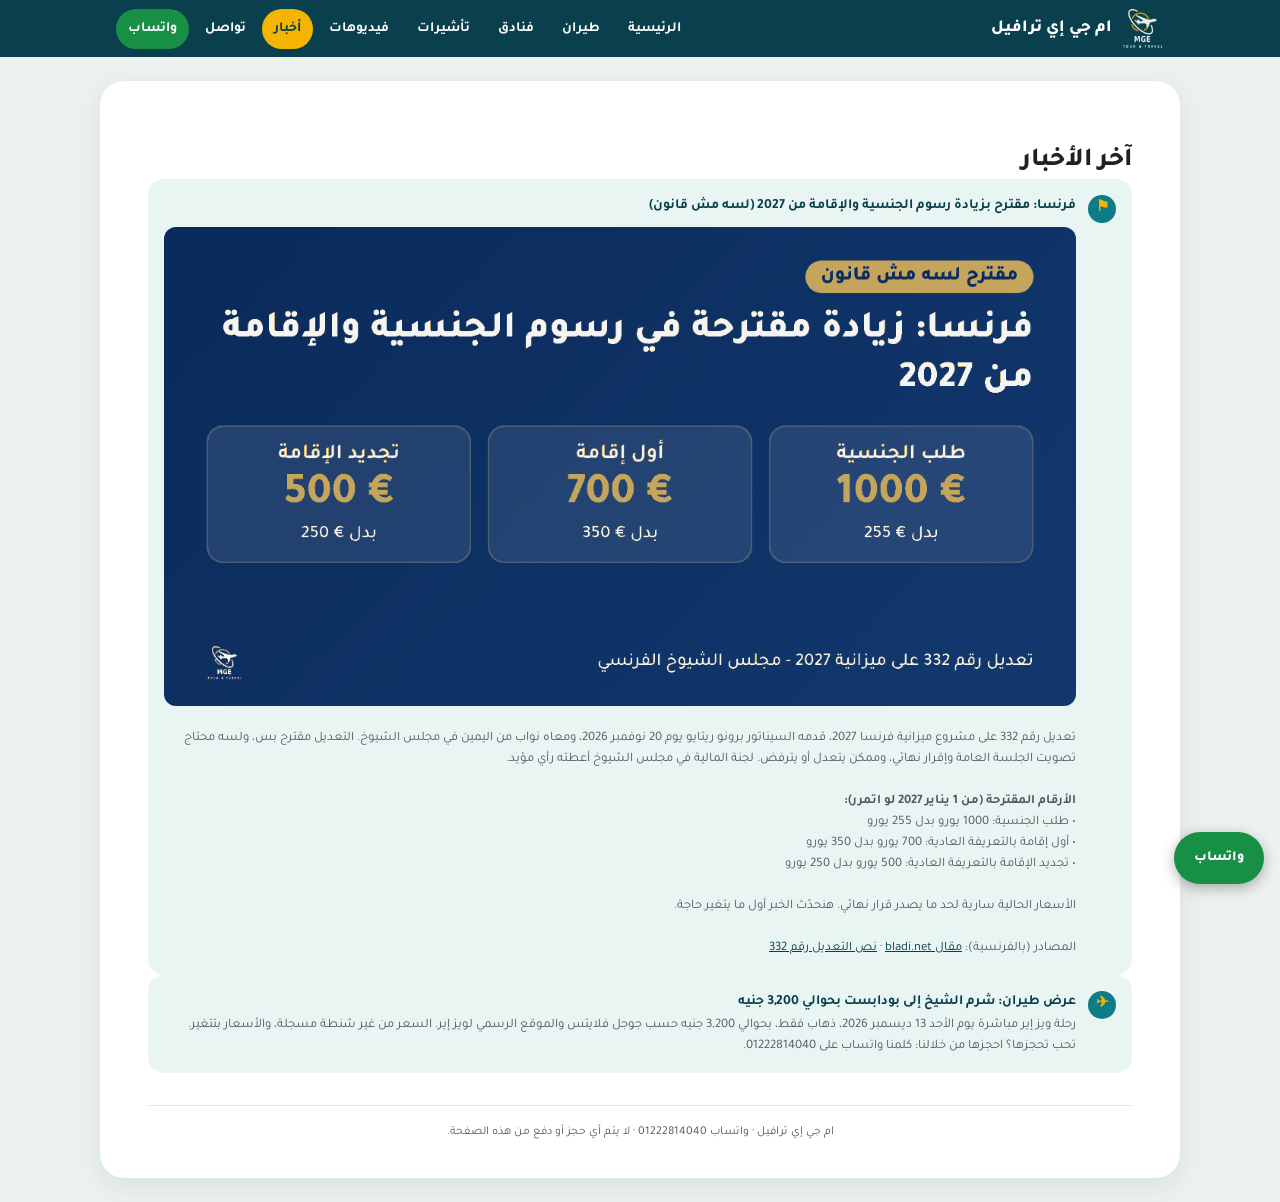
<file: news/index.html>
<!DOCTYPE html>
<html lang="ar" dir="rtl">
<head>
<script async src="https://www.googletagmanager.com/gtag/js?id=G-XK24J3F093"></script>
<script>
window.dataLayer = window.dataLayer || [];
function gtag(){dataLayer.push(arguments);}
gtag('js', new Date());
gtag('config', 'G-XK24J3F093');
</script>
<meta charset="UTF-8">
<meta name="viewport" content="width=device-width, initial-scale=1.0">
<title>آخر الأخبار وعروض الطيران | ام جي إي ترافيل</title>
<meta name="description" content="آخر أخبار وعروض الطيران من ام جي إي ترافيل.">
<link rel="canonical" href="https://mgetravel.github.io/news/">
<meta name="theme-color" content="#0B2A5B">
<meta property="og:type" content="website">
<meta property="og:locale" content="ar_EG">
<meta property="og:site_name" content="ام جي إي ترافيل">
<meta property="og:title" content="آخر الأخبار وعروض الطيران | ام جي إي ترافيل">
<meta property="og:description" content="آخر أخبار وعروض الطيران من ام جي إي ترافيل.">
<meta property="og:url" content="https://mgetravel.github.io/news/">
<script type="application/ld+json">
{
  "@context": "https://schema.org",
  "@type": "TravelAgency",
  "name": "ام جي إي ترافيل",
  "alternateName": "MGE Travel",
  "url": "https://mgetravel.github.io/",
  "telephone": "+201222814040",
  "areaServed": "EG",
  "inLanguage": "ar",
  "sameAs": [
    "https://www.youtube.com/channel/UCKGYNsP0PGWKcBvuON4lMKg",
    "https://www.instagram.com/mgetravel.eg/",
    "https://www.facebook.com/profile.php?id=61596644595419",
    "https://www.tiktok.com/@mgetravel.eg"
  ]
}
</script>
<link rel="icon" type="image/png" href="/assets/logo.png">
<link rel="preconnect" href="https://fonts.googleapis.com">
<link rel="preconnect" href="https://fonts.gstatic.com" crossorigin>
<link href="https://fonts.googleapis.com/css2?family=Tajawal:wght@400;500;700;800&display=swap" rel="stylesheet">
<link rel="stylesheet" href="/assets/style.css">
<meta property="og:image" content="https://mgetravel.github.io/assets/og.png">
</head>
<body>
<div class="topbar"><div class="topbar-in"><a class="brand" href="/"><img src="/assets/logo-white.png" alt="لوجو ام جي إي ترافيل"><span>ام جي إي ترافيل</span></a>
<button class="burger" id="burger" aria-label="القائمة" aria-expanded="false">☰</button>
<nav class="menu" id="menu"><a href="/">الرئيسية</a><a href="/flights/">طيران</a><a href="/hotels/">فنادق</a><a href="/visas/">تأشيرات</a><a href="/videos/">فيديوهات</a><a href="/news/" class="on">أخبار</a><a href="/contact/">تواصل</a><a class="wa" href="https://wa.me/201222814040" target="_blank" rel="noreferrer">واتساب</a></nav></div></div>
<div class="card">
<section>
  <h1 class="page-h">آخر الأخبار</h1>
  <div class="service news-item"><span class="service-check">&#9873;</span><div><div class="service-title">فرنسا: مقترح بزيادة رسوم الجنسية والإقامة من 2027 (لسه مش قانون)</div><img src="/assets/fr-fees.png" alt="رسوم الجنسية والإقامة المقترحة في فرنسا" style="width:100%;border-radius:12px;margin:10px 0" loading="lazy"><div class="service-detail">تعديل رقم 332 على مشروع ميزانية فرنسا 2027، قدمه السيناتور برونو ريتايو يوم 20 نوفمبر 2026، ومعاه نواب من اليمين في مجلس الشيوخ. التعديل مقترح بس، ولسه محتاج تصويت الجلسة العامة وإقرار نهائي، وممكن يتعدل أو يترفض. لجنة المالية في مجلس الشيوخ أعطته رأي مؤيد.<br><br><b>الأرقام المقترحة (من 1 يناير 2027 لو اتمرر):</b><br>&bull; طلب الجنسية: <bdi>1000</bdi> يورو بدل <bdi>255</bdi> يورو<br>&bull; أول إقامة بالتعريفة العادية: <bdi>700</bdi> يورو بدل <bdi>350</bdi> يورو<br>&bull; تجديد الإقامة بالتعريفة العادية: <bdi>500</bdi> يورو بدل <bdi>250</bdi> يورو<br><br>الأسعار الحالية سارية لحد ما يصدر قرار نهائي. هنحدّث الخبر أول ما يتغير حاجة.<br><br>المصادر (بالفرنسية): <a href="https://www.bladi.net/nationalite-francaise-euros-titre-sejour-euros%2C125183.html" target="_blank" rel="noopener noreferrer">مقال bladi.net</a> &middot; <a href="https://politique.pappers.fr/amendement/n332-projet-loi-finances-2027-SNAMD1341768" target="_blank" rel="noopener noreferrer">نص التعديل رقم 332</a></div></div></div>
  <div class="service"><span class="service-check">✈</span><div><div class="service-title">عرض طيران: شرم الشيخ إلى بودابست بحوالي 3,200 جنيه</div><div class="service-detail">رحلة ويز إير مباشرة يوم الأحد 13 ديسمبر 2026، ذهاب فقط، بحوالي 3,200 جنيه حسب جوجل فلايتس والموقع الرسمي لويز إير. السعر من غير شنطة مسجلة، والأسعار بتتغير. تحب تحجزها؟ احجزها من خلالنا: كلمنا واتساب على <bdi>01222814040</bdi>.</div></div></div>
</section>
<footer>ام جي إي ترافيل · واتساب <bdi>01222814040</bdi> · لا يتم أي حجز أو دفع من هذه الصفحة.</footer>
</div>
<a class="wa-float" href="https://wa.me/201222814040" target="_blank" rel="noreferrer">واتساب</a>
<script>document.getElementById("burger").addEventListener("click",function(){var m=document.getElementById("menu");var o=m.classList.toggle("open");this.setAttribute("aria-expanded",o)});</script>

</body>
</html>
</file>
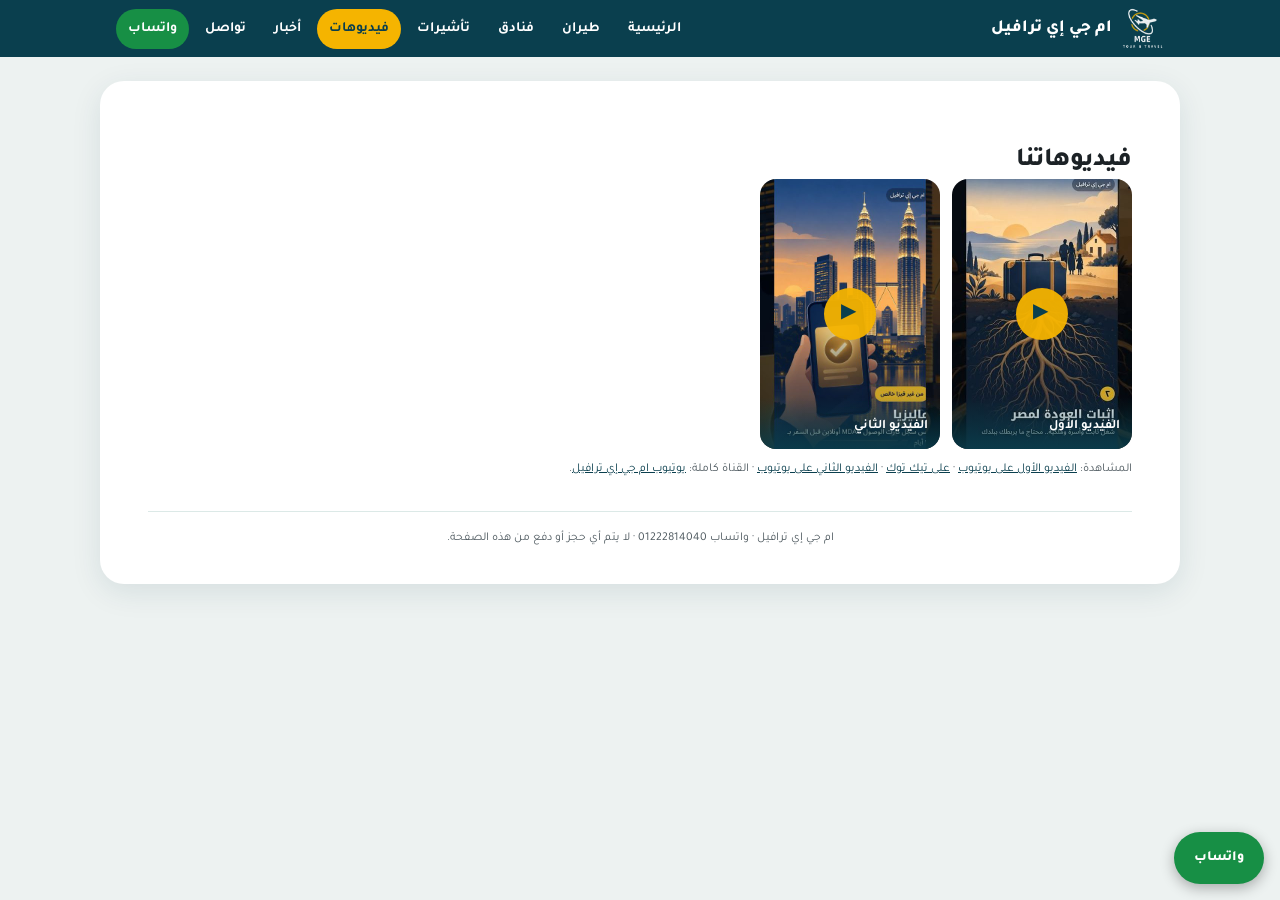
<file: videos/index.html>
<!DOCTYPE html>
<html lang="ar" dir="rtl">
<head>
<script async src="https://www.googletagmanager.com/gtag/js?id=G-XK24J3F093"></script>
<script>
window.dataLayer = window.dataLayer || [];
function gtag(){dataLayer.push(arguments);}
gtag('js', new Date());
gtag('config', 'G-XK24J3F093');
</script>
<meta charset="UTF-8">
<meta name="viewport" content="width=device-width, initial-scale=1.0">
<title>فيديوهات ام جي إي ترافيل</title>
<meta name="description" content="فيديوهات ام جي إي ترافيل على يوتيوب وتيك توك: نصائح حجز الطيران والسفر.">
<link rel="canonical" href="https://mgetravel.github.io/videos/">
<meta name="theme-color" content="#0B2A5B">
<meta property="og:type" content="website">
<meta property="og:locale" content="ar_EG">
<meta property="og:site_name" content="ام جي إي ترافيل">
<meta property="og:title" content="فيديوهات ام جي إي ترافيل">
<meta property="og:description" content="فيديوهات ام جي إي ترافيل على يوتيوب وتيك توك: نصائح حجز الطيران والسفر.">
<meta property="og:url" content="https://mgetravel.github.io/videos/">
<script type="application/ld+json">
{
  "@context": "https://schema.org",
  "@type": "TravelAgency",
  "name": "ام جي إي ترافيل",
  "alternateName": "MGE Travel",
  "url": "https://mgetravel.github.io/",
  "telephone": "+201222814040",
  "areaServed": "EG",
  "inLanguage": "ar",
  "sameAs": [
    "https://www.youtube.com/channel/UCKGYNsP0PGWKcBvuON4lMKg",
    "https://www.instagram.com/mgetravel.eg/",
    "https://www.facebook.com/profile.php?id=61596644595419",
    "https://www.tiktok.com/@mgetravel.eg"
  ]
}
</script>
<link rel="icon" type="image/png" href="/assets/logo.png">
<link rel="preconnect" href="https://fonts.googleapis.com">
<link rel="preconnect" href="https://fonts.gstatic.com" crossorigin>
<link href="https://fonts.googleapis.com/css2?family=Tajawal:wght@400;500;700;800&display=swap" rel="stylesheet">
<link rel="stylesheet" href="/assets/style.css">
<meta property="og:image" content="https://mgetravel.github.io/assets/og.png">
</head>
<body>
<div class="topbar"><div class="topbar-in"><a class="brand" href="/"><img src="/assets/logo-white.png" alt="لوجو ام جي إي ترافيل"><span>ام جي إي ترافيل</span></a>
<button class="burger" id="burger" aria-label="القائمة" aria-expanded="false">☰</button>
<nav class="menu" id="menu"><a href="/">الرئيسية</a><a href="/flights/">طيران</a><a href="/hotels/">فنادق</a><a href="/visas/">تأشيرات</a><a href="/videos/" class="on">فيديوهات</a><a href="/news/">أخبار</a><a href="/contact/">تواصل</a><a class="wa" href="https://wa.me/201222814040" target="_blank" rel="noreferrer">واتساب</a></nav></div></div>
<div class="card">
<section>
  <h1 class="page-h">فيديوهاتنا</h1>
  <div class="videos">
    <a class="video-link" href="https://youtube.com/shorts/JYhYhjHAL7c" target="_blank" rel="noreferrer">
      <img src="/assets/img8.jpg" alt="كادر من فيديو ام جي إي ترافيل الأول على يوتيوب">
      <span class="play">▶</span>
      <span class="video-label">الفيديو الأول</span>
    </a>
    <a class="video-link" href="https://youtube.com/shorts/QgXkPkGVqeA" target="_blank" rel="noreferrer">
      <img src="/assets/img9.jpg" alt="كادر من فيديو ام جي إي ترافيل الثاني على يوتيوب">
      <span class="play">▶</span>
      <span class="video-label">الفيديو الثاني</span>
    </a>
  </div>
  <div class="caption">المشاهدة: <a href="https://youtube.com/shorts/JYhYhjHAL7c" target="_blank" rel="noreferrer">الفيديو الأول على يوتيوب</a> · <a href="https://www.tiktok.com/@mgetravel.eg/video/7712678145085689108" target="_blank" rel="noreferrer">على تيك توك</a> · <a href="https://youtube.com/shorts/QgXkPkGVqeA" target="_blank" rel="noreferrer">الفيديو الثاني على يوتيوب</a> · القناة كاملة: <a href="https://www.youtube.com/channel/UCKGYNsP0PGWKcBvuON4lMKg" target="_blank" rel="noreferrer">يوتيوب ام جي إي ترافيل</a>.</div>
</section>
<footer>ام جي إي ترافيل · واتساب <bdi>01222814040</bdi> · لا يتم أي حجز أو دفع من هذه الصفحة.</footer>
</div>
<a class="wa-float" href="https://wa.me/201222814040" target="_blank" rel="noreferrer">واتساب</a>
<script>document.getElementById("burger").addEventListener("click",function(){var m=document.getElementById("menu");var o=m.classList.toggle("open");this.setAttribute("aria-expanded",o)});</script>

</body>
</html>
</file>
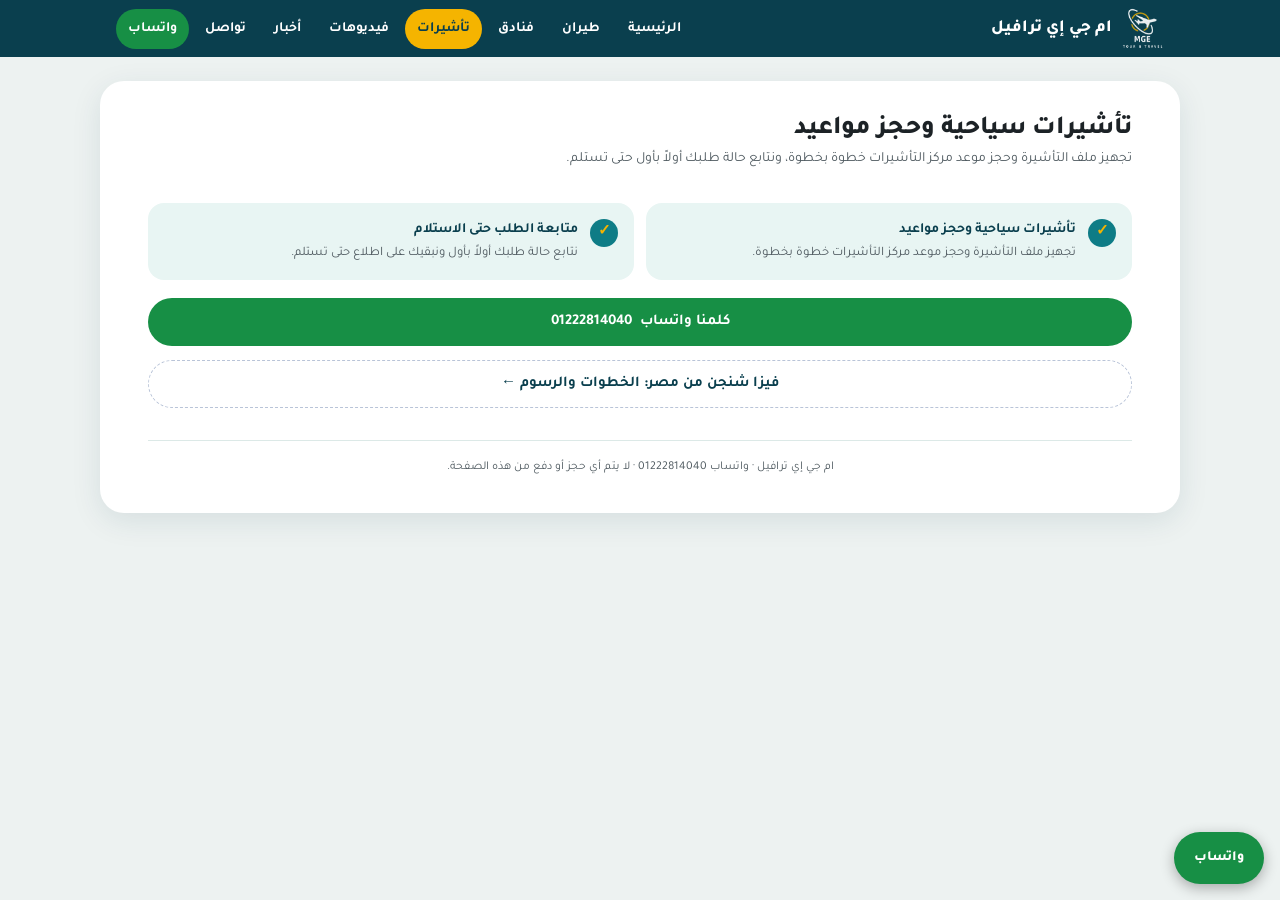
<file: visas/index.html>
<!DOCTYPE html>
<html lang="ar" dir="rtl">
<head>
<script async src="https://www.googletagmanager.com/gtag/js?id=G-XK24J3F093"></script>
<script>
window.dataLayer = window.dataLayer || [];
function gtag(){dataLayer.push(arguments);}
gtag('js', new Date());
gtag('config', 'G-XK24J3F093');
</script>
<meta charset="UTF-8">
<meta name="viewport" content="width=device-width, initial-scale=1.0">
<title>تأشيرات سياحية وحجز مواعيد | ام جي إي ترافيل</title>
<meta name="description" content="تأشيرات سياحية وحجز مواعيد مركز التأشيرات ومتابعة طلبك حتى الاستلام مع ام جي إي ترافيل.">
<link rel="canonical" href="https://mgetravel.github.io/visas/">
<meta name="theme-color" content="#0B2A5B">
<meta property="og:type" content="website">
<meta property="og:locale" content="ar_EG">
<meta property="og:site_name" content="ام جي إي ترافيل">
<meta property="og:title" content="تأشيرات سياحية وحجز مواعيد | ام جي إي ترافيل">
<meta property="og:description" content="تأشيرات سياحية وحجز مواعيد مركز التأشيرات ومتابعة طلبك حتى الاستلام مع ام جي إي ترافيل.">
<meta property="og:url" content="https://mgetravel.github.io/visas/">
<script type="application/ld+json">
{
  "@context": "https://schema.org",
  "@type": "TravelAgency",
  "name": "ام جي إي ترافيل",
  "alternateName": "MGE Travel",
  "url": "https://mgetravel.github.io/",
  "telephone": "+201222814040",
  "areaServed": "EG",
  "inLanguage": "ar",
  "sameAs": [
    "https://www.youtube.com/channel/UCKGYNsP0PGWKcBvuON4lMKg",
    "https://www.instagram.com/mgetravel.eg/",
    "https://www.facebook.com/profile.php?id=61596644595419",
    "https://www.tiktok.com/@mgetravel.eg"
  ]
}
</script>
<link rel="icon" type="image/png" href="/assets/logo.png">
<link rel="preconnect" href="https://fonts.googleapis.com">
<link rel="preconnect" href="https://fonts.gstatic.com" crossorigin>
<link href="https://fonts.googleapis.com/css2?family=Tajawal:wght@400;500;700;800&display=swap" rel="stylesheet">
<link rel="stylesheet" href="/assets/style.css">
<meta property="og:image" content="https://mgetravel.github.io/assets/og.png">
</head>
<body>
<div class="topbar"><div class="topbar-in"><a class="brand" href="/"><img src="/assets/logo-white.png" alt="لوجو ام جي إي ترافيل"><span>ام جي إي ترافيل</span></a>
<button class="burger" id="burger" aria-label="القائمة" aria-expanded="false">☰</button>
<nav class="menu" id="menu"><a href="/">الرئيسية</a><a href="/flights/">طيران</a><a href="/hotels/">فنادق</a><a href="/visas/" class="on">تأشيرات</a><a href="/videos/">فيديوهات</a><a href="/news/">أخبار</a><a href="/contact/">تواصل</a><a class="wa" href="https://wa.me/201222814040" target="_blank" rel="noreferrer">واتساب</a></nav></div></div>
<div class="card">
<h1 class="page-h">تأشيرات سياحية وحجز مواعيد</h1>
<p class="page-lead">تجهيز ملف التأشيرة وحجز موعد مركز التأشيرات خطوة بخطوة، ونتابع حالة طلبك أولاً بأول حتى تستلم.</p>
<section><div class="services">
<div class="service"><span class="service-check">✓</span><div><div class="service-title">تأشيرات سياحية وحجز مواعيد</div><div class="service-detail">تجهيز ملف التأشيرة وحجز موعد مركز التأشيرات خطوة بخطوة.</div></div></div>
<div class="service"><span class="service-check">✓</span><div><div class="service-title">متابعة الطلب حتى الاستلام</div><div class="service-detail">نتابع حالة طلبك أولاً بأول ونبقيك على اطلاع حتى تستلم.</div></div></div></div>
<p style="margin-top:18px"><a class="btn btn-wa" href="https://wa.me/201222814040" target="_blank" rel="noreferrer">كلمنا واتساب <bdi>01222814040</bdi></a></p></section>
<p style="margin-top:12px"><a class="btn btn-ghost" href="/visas/schengen/">فيزا شنجن من مصر: الخطوات والرسوم ←</a></p>
<footer>ام جي إي ترافيل · واتساب <bdi>01222814040</bdi> · لا يتم أي حجز أو دفع من هذه الصفحة.</footer>
</div>
<a class="wa-float" href="https://wa.me/201222814040" target="_blank" rel="noreferrer">واتساب</a>
<script>document.getElementById("burger").addEventListener("click",function(){var m=document.getElementById("menu");var o=m.classList.toggle("open");this.setAttribute("aria-expanded",o)});</script>

</body>
</html>
</file>
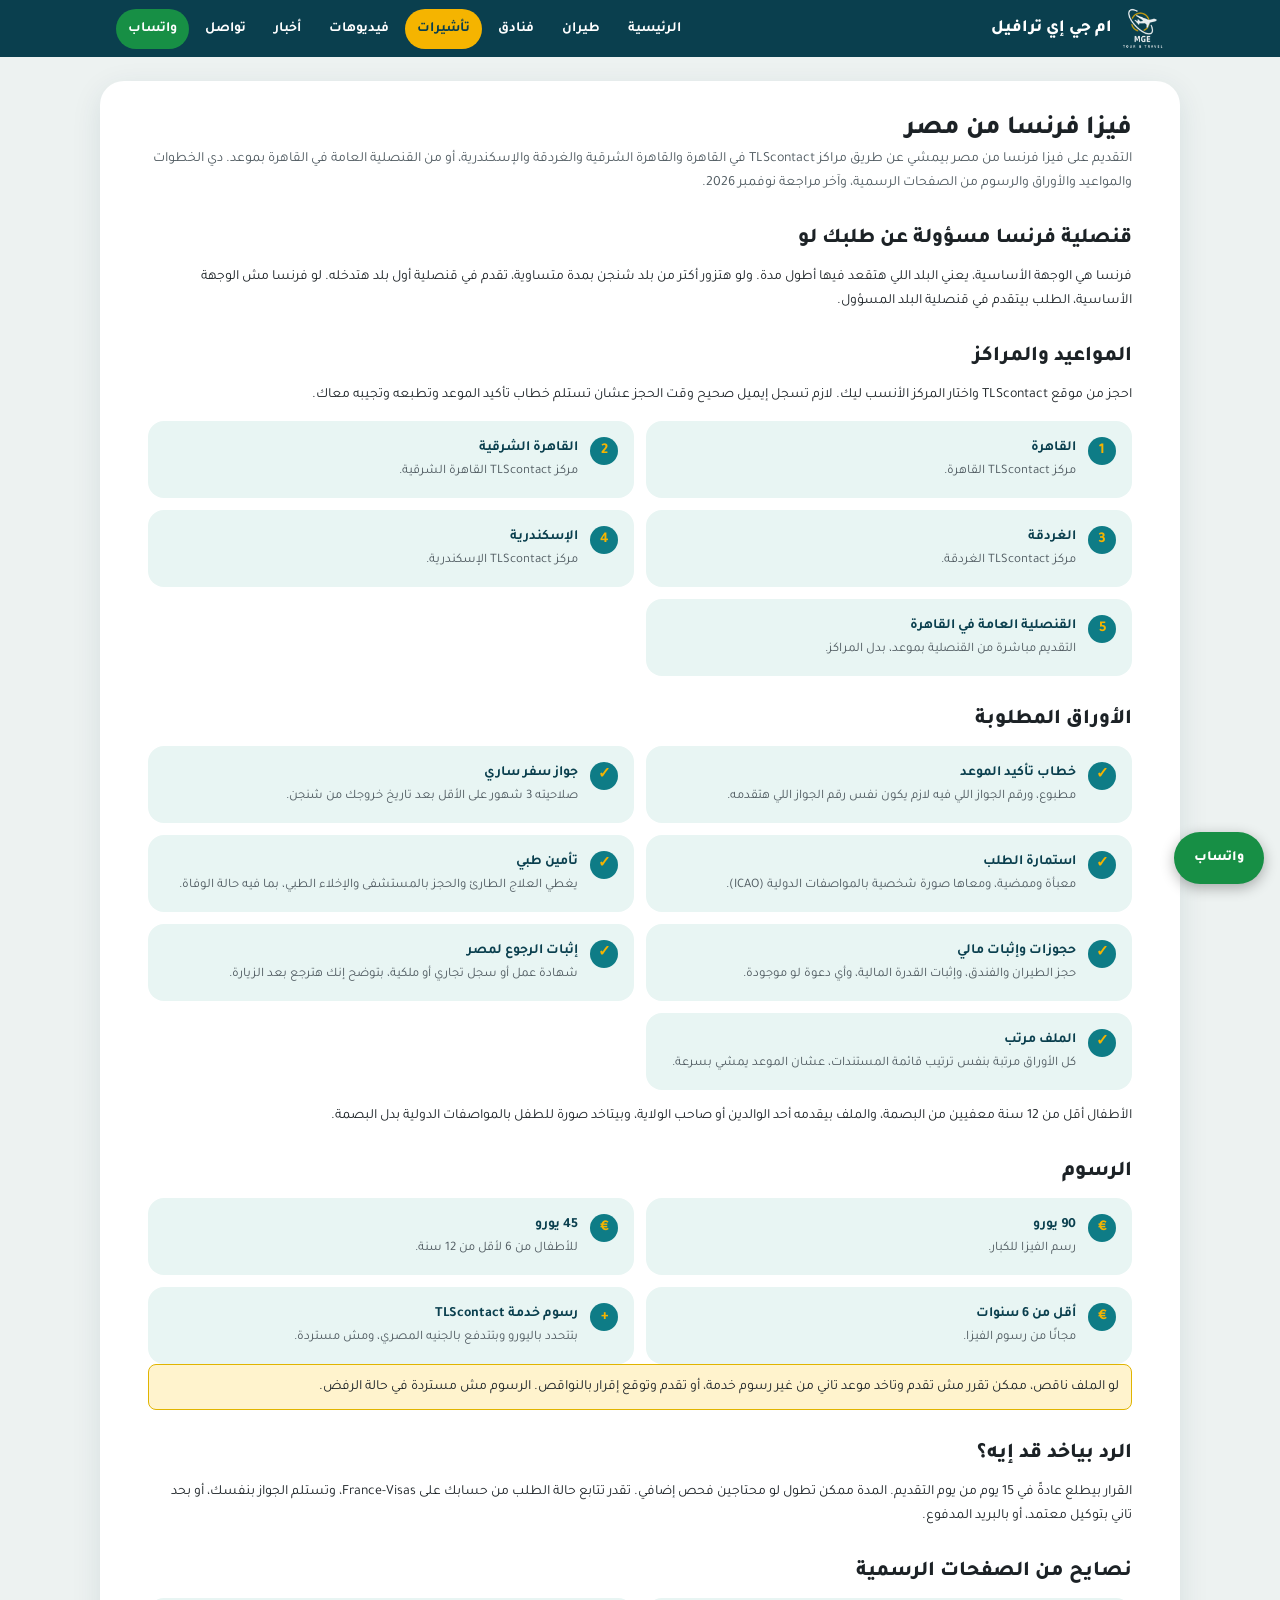
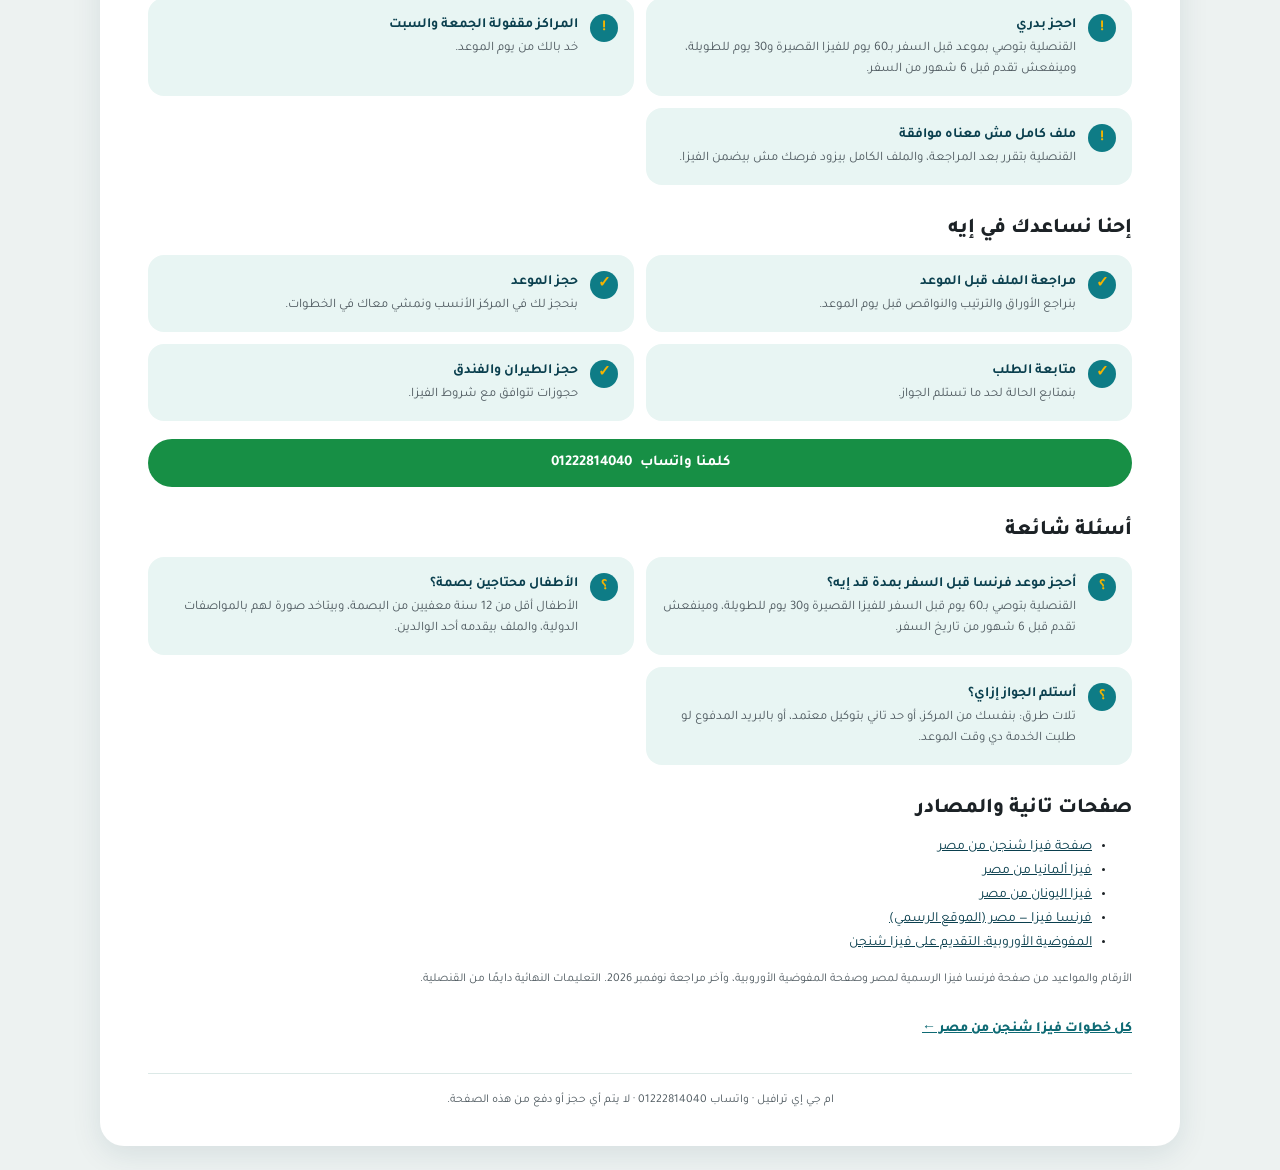
<file: visas/france/index.html>
<!DOCTYPE html>
<html lang="ar" dir="rtl">
<head>
<script async src="https://www.googletagmanager.com/gtag/js?id=G-XK24J3F093"></script>
<script>
window.dataLayer = window.dataLayer || [];
function gtag(){dataLayer.push(arguments);}
gtag('js', new Date());
gtag('config', 'G-XK24J3F093');
</script>
<meta charset="UTF-8">
<meta name="viewport" content="width=device-width, initial-scale=1.0">
<title>فيزا فرنسا من مصر: المواعيد والأوراق والرسوم | ام جي إي ترافيل</title>
<meta name="description" content="مواعيد TLScontact في القاهرة والقاهرة الشرقية والغردقة والإسكندرية، والأوراق المطلوبة والرسوم الرسمية لفيزا فرنسا من مصر.">
<link rel="canonical" href="https://mgetravel.github.io/visas/france/">
<meta name="theme-color" content="#0A3F4E">
<meta property="og:type" content="article">
<meta property="og:locale" content="ar_EG">
<meta property="og:site_name" content="ام جي إي ترافيل">
<meta property="og:title" content="فيزا فرنسا من مصر: المواعيد والأوراق والرسوم">
<meta property="og:description" content="مواعيد TLScontact في القاهرة والقاهرة الشرقية والغردقة والإسكندرية، والأوراق المطلوبة والرسوم الرسمية لفيزا فرنسا من مصر.">
<meta property="og:url" content="https://mgetravel.github.io/visas/france/">
<script type="application/ld+json">
{
  "@context": "https://schema.org",
  "@type": "TravelAgency",
  "name": "ام جي إي ترافيل",
  "alternateName": "MGE Travel",
  "url": "https://mgetravel.github.io/",
  "telephone": "+201222814040",
  "areaServed": "EG",
  "inLanguage": "ar",
  "sameAs": [
    "https://www.youtube.com/channel/UCKGYNsP0PGWKcBvuON4lMKg",
    "https://www.instagram.com/mgetravel.eg/",
    "https://www.facebook.com/profile.php?id=61596644595419",
    "https://www.tiktok.com/@mgetravel.eg"
  ]
}
</script>
<script type="application/ld+json">
{
  "@context": "https://schema.org",
  "@type": "BreadcrumbList",
  "itemListElement": [
    {
      "@type": "ListItem",
      "position": 1,
      "name": "الرئيسية",
      "item": "https://mgetravel.github.io/"
    },
    {
      "@type": "ListItem",
      "position": 2,
      "name": "تأشيرات",
      "item": "https://mgetravel.github.io/visas/"
    },
    {
      "@type": "ListItem",
      "position": 3,
      "name": "فيزا فرنسا من مصر",
      "item": "https://mgetravel.github.io/visas/france/"
    }
  ]
}
</script>
<script type="application/ld+json">
{
  "@context": "https://schema.org",
  "@type": "FAQPage",
  "mainEntity": [
    {
      "@type": "Question",
      "name": "أحجز موعد فرنسا قبل السفر بمدة قد إيه؟",
      "acceptedAnswer": {
        "@type": "Answer",
        "text": "القنصلية بتوصي بـ60 يوم قبل السفر للفيزا القصيرة و30 يوم للطويلة، ومينفعش تقدم قبل 6 شهور من تاريخ السفر."
      }
    },
    {
      "@type": "Question",
      "name": "الأطفال محتاجين بصمة؟",
      "acceptedAnswer": {
        "@type": "Answer",
        "text": "الأطفال أقل من 12 سنة معفيين من البصمة، وبيتاخد صورة لهم بالمواصفات الدولية، والملف بيقدمه أحد الوالدين."
      }
    },
    {
      "@type": "Question",
      "name": "أستلم الجواز إزاي؟",
      "acceptedAnswer": {
        "@type": "Answer",
        "text": "تلات طرق: بنفسك من المركز، أو حد تاني بتوكيل معتمد، أو بالبريد المدفوع لو طلبت الخدمة دي وقت الموعد."
      }
    }
  ]
}
</script>
<link rel="icon" type="image/png" href="/assets/logo.png">
<link rel="preconnect" href="https://fonts.googleapis.com">
<link rel="preconnect" href="https://fonts.gstatic.com" crossorigin>
<link href="https://fonts.googleapis.com/css2?family=Tajawal:wght@400;500;700;800&display=swap" rel="stylesheet">
<link rel="stylesheet" href="/assets/style.css">
<meta property="og:image" content="https://mgetravel.github.io/assets/og.png">
</head>
<body>
<div class="topbar"><div class="topbar-in"><a class="brand" href="/"><img src="/assets/logo-white.png" alt="لوجو ام جي إي ترافيل"><span>ام جي إي ترافيل</span></a>
<button class="burger" id="burger" aria-label="القائمة" aria-expanded="false">☰</button>
<nav class="menu" id="menu"><a href="/">الرئيسية</a><a href="/flights/">طيران</a><a href="/hotels/">فنادق</a><a href="/visas/" class="on">تأشيرات</a><a href="/videos/">فيديوهات</a><a href="/news/">أخبار</a><a href="/contact/">تواصل</a><a class="wa" href="https://wa.me/201222814040" target="_blank" rel="noreferrer">واتساب</a></nav></div></div>
<div class="card">
<h1 class="page-h">فيزا فرنسا من مصر</h1>
<p class="page-lead">التقديم على فيزا فرنسا من مصر بيمشي عن طريق مراكز TLScontact في القاهرة والقاهرة الشرقية والغردقة والإسكندرية، أو من القنصلية العامة في القاهرة بموعد. دي الخطوات والمواعيد والأوراق والرسوم من الصفحات الرسمية، وآخر مراجعة نوفمبر 2026.</p>
<section>
<h2 class="sec-title">قنصلية فرنسا مسؤولة عن طلبك لو</h2>
<p>فرنسا هي الوجهة الأساسية، يعني البلد اللي هتقعد فيها أطول مدة. ولو هتزور أكتر من بلد شنجن بمدة متساوية، تقدم في قنصلية أول بلد هتدخله. لو فرنسا مش الوجهة الأساسية، الطلب بيتقدم في قنصلية البلد المسؤول.</p>
</section>
<section>
<h2 class="sec-title">المواعيد والمراكز</h2>
<p>احجز من موقع TLScontact واختار المركز الأنسب ليك. لازم تسجل إيميل صحيح وقت الحجز عشان تستلم خطاب تأكيد الموعد وتطبعه وتجيبه معاك.</p><div class="services">
<div class="service"><span class="service-check">1</span><div><div class="service-title">القاهرة</div><div class="service-detail">مركز TLScontact القاهرة.</div></div></div>
<div class="service"><span class="service-check">2</span><div><div class="service-title">القاهرة الشرقية</div><div class="service-detail">مركز TLScontact القاهرة الشرقية.</div></div></div>
<div class="service"><span class="service-check">3</span><div><div class="service-title">الغردقة</div><div class="service-detail">مركز TLScontact الغردقة.</div></div></div>
<div class="service"><span class="service-check">4</span><div><div class="service-title">الإسكندرية</div><div class="service-detail">مركز TLScontact الإسكندرية.</div></div></div>
<div class="service"><span class="service-check">5</span><div><div class="service-title">القنصلية العامة في القاهرة</div><div class="service-detail">التقديم مباشرة من القنصلية بموعد، بدل المراكز.</div></div></div>
</div>
</section>
<section>
<h2 class="sec-title">الأوراق المطلوبة</h2>
<div class="services">
<div class="service"><span class="service-check">✓</span><div><div class="service-title">خطاب تأكيد الموعد</div><div class="service-detail">مطبوع، ورقم الجواز اللي فيه لازم يكون نفس رقم الجواز اللي هتقدمه.</div></div></div>
<div class="service"><span class="service-check">✓</span><div><div class="service-title">جواز سفر ساري</div><div class="service-detail">صلاحيته 3 شهور على الأقل بعد تاريخ خروجك من شنجن.</div></div></div>
<div class="service"><span class="service-check">✓</span><div><div class="service-title">استمارة الطلب</div><div class="service-detail">معبأة وممضية، ومعاها صورة شخصية بالمواصفات الدولية (ICAO).</div></div></div>
<div class="service"><span class="service-check">✓</span><div><div class="service-title">تأمين طبي</div><div class="service-detail">يغطي العلاج الطارئ والحجز بالمستشفى والإخلاء الطبي، بما فيه حالة الوفاة.</div></div></div>
<div class="service"><span class="service-check">✓</span><div><div class="service-title">حجوزات وإثبات مالي</div><div class="service-detail">حجز الطيران والفندق، وإثبات القدرة المالية، وأي دعوة لو موجودة.</div></div></div>
<div class="service"><span class="service-check">✓</span><div><div class="service-title">إثبات الرجوع لمصر</div><div class="service-detail">شهادة عمل أو سجل تجاري أو ملكية، بتوضح إنك هترجع بعد الزيارة.</div></div></div>
<div class="service"><span class="service-check">✓</span><div><div class="service-title">الملف مرتب</div><div class="service-detail">كل الأوراق مرتبة بنفس ترتيب قائمة المستندات، عشان الموعد يمشي بسرعة.</div></div></div>
</div><p>الأطفال أقل من 12 سنة معفيين من البصمة، والملف بيقدمه أحد الوالدين أو صاحب الولاية، وبيتاخد صورة للطفل بالمواصفات الدولية بدل البصمة.</p>
</section>
<section>
<h2 class="sec-title">الرسوم</h2>
<div class="services">
<div class="service"><span class="service-check">€</span><div><div class="service-title">90 يورو</div><div class="service-detail">رسم الفيزا للكبار.</div></div></div>
<div class="service"><span class="service-check">€</span><div><div class="service-title">45 يورو</div><div class="service-detail">للأطفال من 6 لأقل من 12 سنة.</div></div></div>
<div class="service"><span class="service-check">€</span><div><div class="service-title">أقل من 6 سنوات</div><div class="service-detail">مجانًا من رسوم الفيزا.</div></div></div>
<div class="service"><span class="service-check">+</span><div><div class="service-title">رسوم خدمة TLScontact</div><div class="service-detail">بتتحدد باليورو وبتتدفع بالجنيه المصري، ومش مستردة.</div></div></div>
</div><div class="fb-n">لو الملف ناقص، ممكن تقرر مش تقدم وتاخد موعد تاني من غير رسوم خدمة، أو تقدم وتوقع إقرار بالنواقص. الرسوم مش مستردة في حالة الرفض.</div>
</section>
<section>
<h2 class="sec-title">الرد بياخد قد إيه؟</h2>
<p>القرار بيطلع عادةً في 15 يوم من يوم التقديم. المدة ممكن تطول لو محتاجين فحص إضافي. تقدر تتابع حالة الطلب من حسابك على France-Visas، وتستلم الجواز بنفسك، أو بحد تاني بتوكيل معتمد، أو بالبريد المدفوع.</p>
</section>
<section>
<h2 class="sec-title">نصايح من الصفحات الرسمية</h2>
<div class="services">
<div class="service"><span class="service-check">!</span><div><div class="service-title">احجز بدري</div><div class="service-detail">القنصلية بتوصي بموعد قبل السفر بـ60 يوم للفيزا القصيرة و30 يوم للطويلة، ومينفعش تقدم قبل 6 شهور من السفر.</div></div></div>
<div class="service"><span class="service-check">!</span><div><div class="service-title">المراكز مقفولة الجمعة والسبت</div><div class="service-detail">خد بالك من يوم الموعد.</div></div></div>
<div class="service"><span class="service-check">!</span><div><div class="service-title">ملف كامل مش معناه موافقة</div><div class="service-detail">القنصلية بتقرر بعد المراجعة، والملف الكامل بيزود فرصك مش بيضمن الفيزا.</div></div></div>
</div>
</section>
<section>
<h2 class="sec-title">إحنا نساعدك في إيه</h2>
<div class="services">
<div class="service"><span class="service-check">✓</span><div><div class="service-title">مراجعة الملف قبل الموعد</div><div class="service-detail">بنراجع الأوراق والترتيب والنواقص قبل يوم الموعد.</div></div></div>
<div class="service"><span class="service-check">✓</span><div><div class="service-title">حجز الموعد</div><div class="service-detail">بنحجز لك في المركز الأنسب ونمشي معاك في الخطوات.</div></div></div>
<div class="service"><span class="service-check">✓</span><div><div class="service-title">متابعة الطلب</div><div class="service-detail">بنمتابع الحالة لحد ما تستلم الجواز.</div></div></div>
<div class="service"><span class="service-check">✓</span><div><div class="service-title">حجز الطيران والفندق</div><div class="service-detail">حجوزات تتوافق مع شروط الفيزا.</div></div></div>
</div><p style="margin-top:18px"><a class="btn btn-wa" href="https://wa.me/201222814040" target="_blank" rel="noreferrer">كلمنا واتساب <bdi>01222814040</bdi></a></p>
</section>
<section>
<h2 class="sec-title">أسئلة شائعة</h2>
<div class="services">
<div class="service"><span class="service-check">؟</span><div><div class="service-title">أحجز موعد فرنسا قبل السفر بمدة قد إيه؟</div><div class="service-detail">القنصلية بتوصي بـ60 يوم قبل السفر للفيزا القصيرة و30 يوم للطويلة، ومينفعش تقدم قبل 6 شهور من تاريخ السفر.</div></div></div>
<div class="service"><span class="service-check">؟</span><div><div class="service-title">الأطفال محتاجين بصمة؟</div><div class="service-detail">الأطفال أقل من 12 سنة معفيين من البصمة، وبيتاخد صورة لهم بالمواصفات الدولية، والملف بيقدمه أحد الوالدين.</div></div></div>
<div class="service"><span class="service-check">؟</span><div><div class="service-title">أستلم الجواز إزاي؟</div><div class="service-detail">تلات طرق: بنفسك من المركز، أو حد تاني بتوكيل معتمد، أو بالبريد المدفوع لو طلبت الخدمة دي وقت الموعد.</div></div></div>
</div>
</section>
<section>
<h2 class="sec-title">صفحات تانية والمصادر</h2>
<ul><li><a href="/visas/schengen/">صفحة فيزا شنجن من مصر</a></li><li><a href="/visas/germany/">فيزا ألمانيا من مصر</a></li><li><a href="/visas/greece/">فيزا اليونان من مصر</a></li><li><a href="https://france-visas.gouv.fr/egypte" target="_blank" rel="noreferrer">فرنسا فيزا — مصر (الموقع الرسمي)</a></li><li><a href="https://home-affairs.ec.europa.eu/policies/schengen/schengen-visas/applying-schengen-visa_en" target="_blank" rel="noreferrer">المفوضية الأوروبية: التقديم على فيزا شنجن</a></li></ul><p class="caption">الأرقام والمواعيد من صفحة فرنسا فيزا الرسمية لمصر وصفحة المفوضية الأوروبية، وآخر مراجعة نوفمبر 2026. التعليمات النهائية دايمًا من القنصلية.</p><p><a class="more" href="/visas/schengen/">كل خطوات فيزا شنجن من مصر ←</a></p>
</section>
<footer>ام جي إي ترافيل · واتساب <bdi>01222814040</bdi> · لا يتم أي حجز أو دفع من هذه الصفحة.</footer>
</div>
<a class="wa-float" href="https://wa.me/201222814040" target="_blank" rel="noreferrer">واتساب</a>
<script>document.getElementById("burger").addEventListener("click",function(){var m=document.getElementById("menu");var o=m.classList.toggle("open");this.setAttribute("aria-expanded",o)});</script>
</body>
</html>
</file>
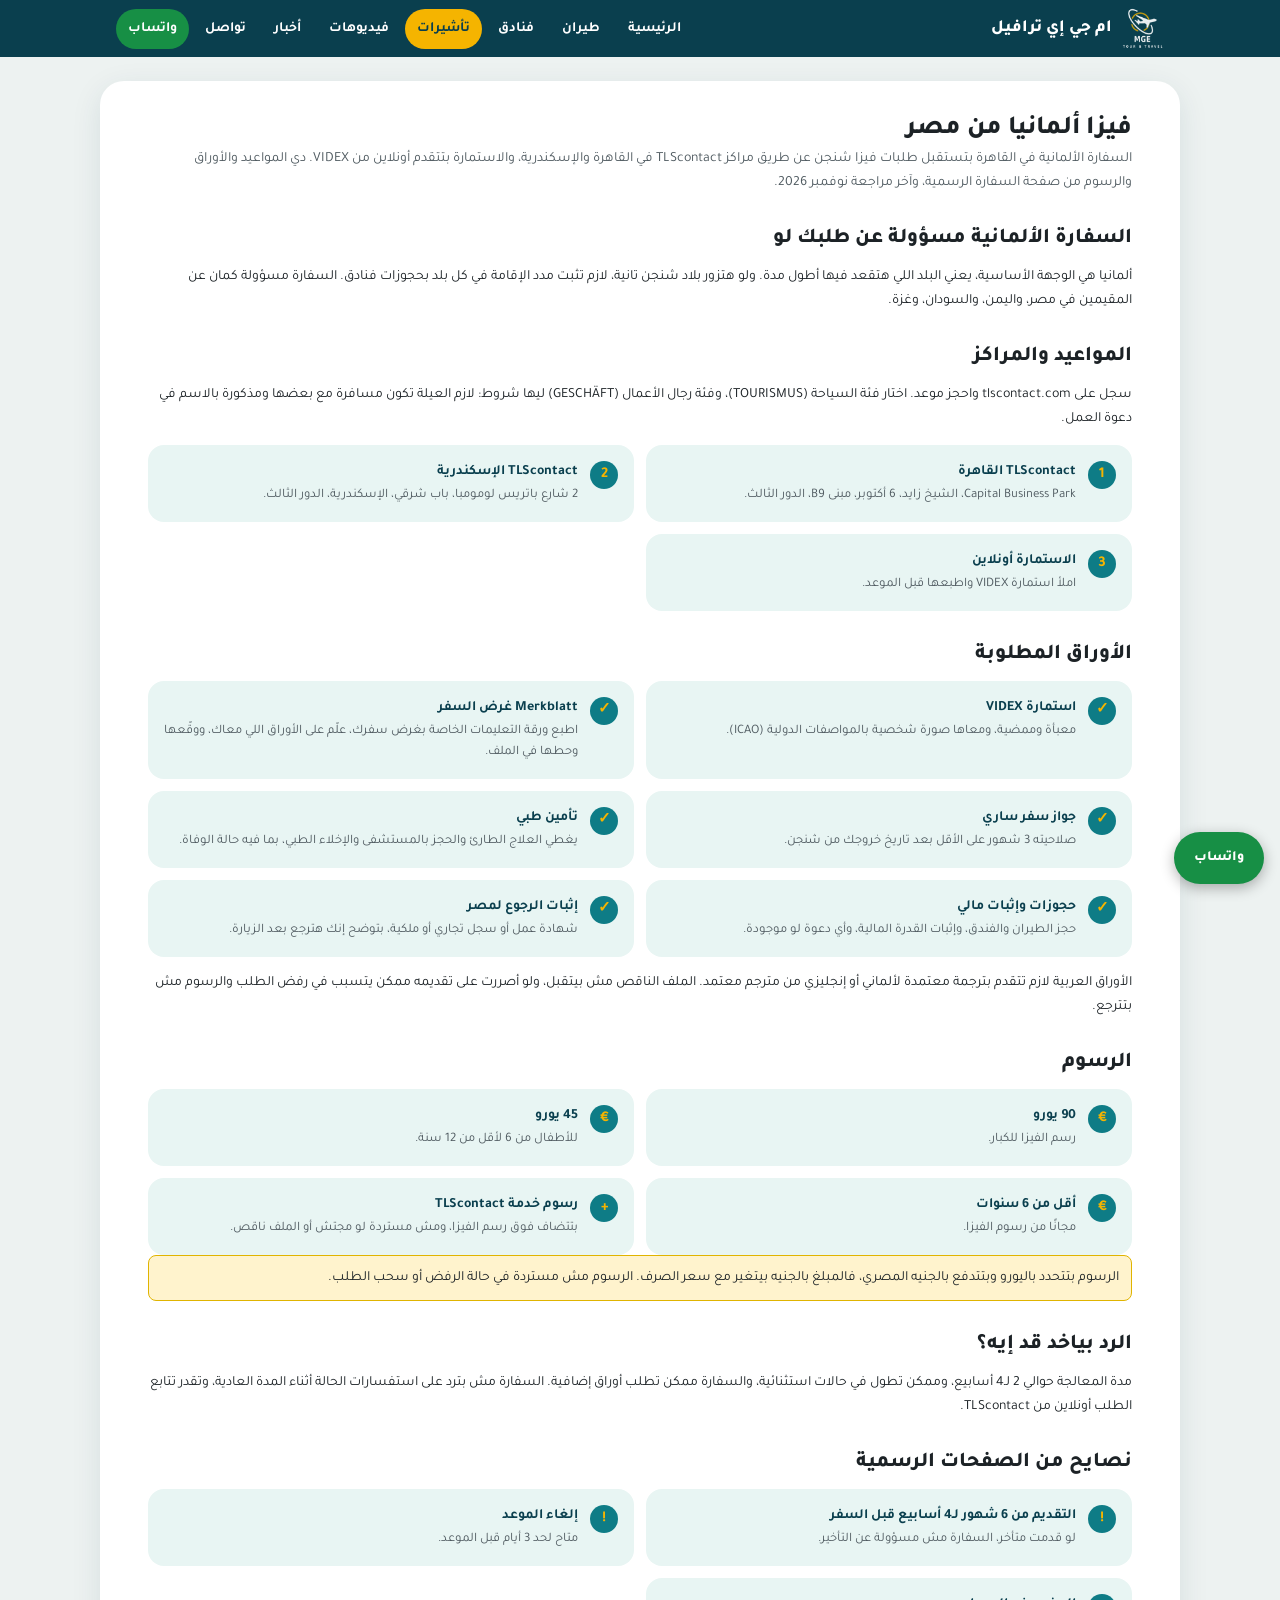
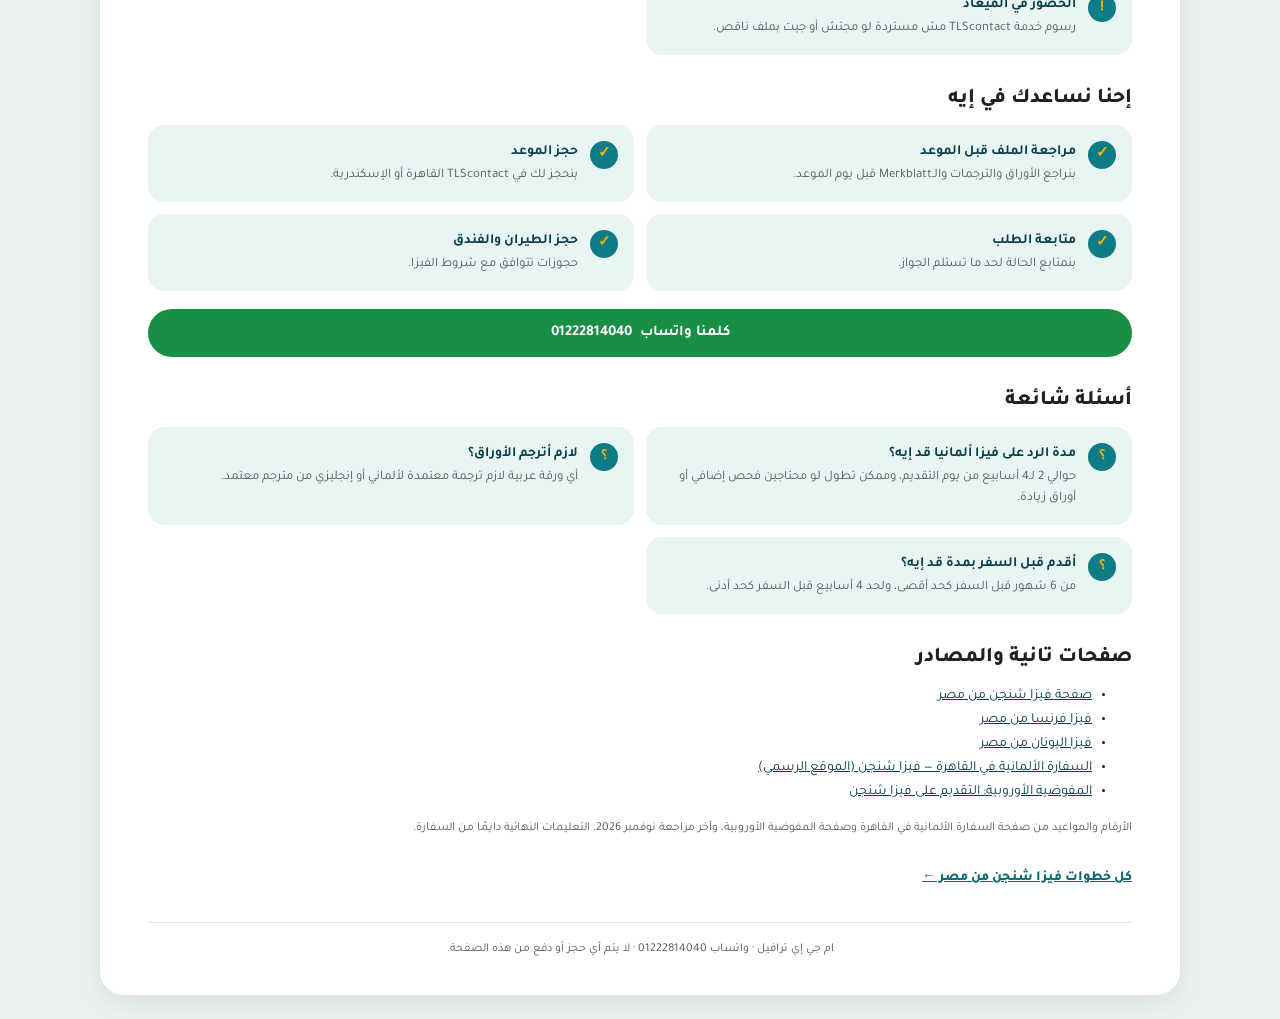
<file: visas/germany/index.html>
<!DOCTYPE html>
<html lang="ar" dir="rtl">
<head>
<script async src="https://www.googletagmanager.com/gtag/js?id=G-XK24J3F093"></script>
<script>
window.dataLayer = window.dataLayer || [];
function gtag(){dataLayer.push(arguments);}
gtag('js', new Date());
gtag('config', 'G-XK24J3F093');
</script>
<meta charset="UTF-8">
<meta name="viewport" content="width=device-width, initial-scale=1.0">
<title>فيزا ألمانيا من مصر: المواعيد والأوراق والرسوم | ام جي إي ترافيل</title>
<meta name="description" content="مواعيد TLScontact القاهرة والإسكندرية، واستمارة VIDEX، والأوراق المطلوبة والرسوم الرسمية لفيزا ألمانيا من مصر.">
<link rel="canonical" href="https://mgetravel.github.io/visas/germany/">
<meta name="theme-color" content="#0A3F4E">
<meta property="og:type" content="article">
<meta property="og:locale" content="ar_EG">
<meta property="og:site_name" content="ام جي إي ترافيل">
<meta property="og:title" content="فيزا ألمانيا من مصر: المواعيد والأوراق والرسوم">
<meta property="og:description" content="مواعيد TLScontact القاهرة والإسكندرية، واستمارة VIDEX، والأوراق المطلوبة والرسوم الرسمية لفيزا ألمانيا من مصر.">
<meta property="og:url" content="https://mgetravel.github.io/visas/germany/">
<script type="application/ld+json">
{
  "@context": "https://schema.org",
  "@type": "TravelAgency",
  "name": "ام جي إي ترافيل",
  "alternateName": "MGE Travel",
  "url": "https://mgetravel.github.io/",
  "telephone": "+201222814040",
  "areaServed": "EG",
  "inLanguage": "ar",
  "sameAs": [
    "https://www.youtube.com/channel/UCKGYNsP0PGWKcBvuON4lMKg",
    "https://www.instagram.com/mgetravel.eg/",
    "https://www.facebook.com/profile.php?id=61596644595419",
    "https://www.tiktok.com/@mgetravel.eg"
  ]
}
</script>
<script type="application/ld+json">
{
  "@context": "https://schema.org",
  "@type": "BreadcrumbList",
  "itemListElement": [
    {
      "@type": "ListItem",
      "position": 1,
      "name": "الرئيسية",
      "item": "https://mgetravel.github.io/"
    },
    {
      "@type": "ListItem",
      "position": 2,
      "name": "تأشيرات",
      "item": "https://mgetravel.github.io/visas/"
    },
    {
      "@type": "ListItem",
      "position": 3,
      "name": "فيزا ألمانيا من مصر",
      "item": "https://mgetravel.github.io/visas/germany/"
    }
  ]
}
</script>
<script type="application/ld+json">
{
  "@context": "https://schema.org",
  "@type": "FAQPage",
  "mainEntity": [
    {
      "@type": "Question",
      "name": "مدة الرد على فيزا ألمانيا قد إيه؟",
      "acceptedAnswer": {
        "@type": "Answer",
        "text": "حوالي 2 لـ4 أسابيع من يوم التقديم، وممكن تطول لو محتاجين فحص إضافي أو أوراق زيادة."
      }
    },
    {
      "@type": "Question",
      "name": "لازم أترجم الأوراق؟",
      "acceptedAnswer": {
        "@type": "Answer",
        "text": "أي ورقة عربية لازم ترجمة معتمدة لألماني أو إنجليزي من مترجم معتمد."
      }
    },
    {
      "@type": "Question",
      "name": "أقدم قبل السفر بمدة قد إيه؟",
      "acceptedAnswer": {
        "@type": "Answer",
        "text": "من 6 شهور قبل السفر كحد أقصى، ولحد 4 أسابيع قبل السفر كحد أدنى."
      }
    }
  ]
}
</script>
<link rel="icon" type="image/png" href="/assets/logo.png">
<link rel="preconnect" href="https://fonts.googleapis.com">
<link rel="preconnect" href="https://fonts.gstatic.com" crossorigin>
<link href="https://fonts.googleapis.com/css2?family=Tajawal:wght@400;500;700;800&display=swap" rel="stylesheet">
<link rel="stylesheet" href="/assets/style.css">
<meta property="og:image" content="https://mgetravel.github.io/assets/og.png">
</head>
<body>
<div class="topbar"><div class="topbar-in"><a class="brand" href="/"><img src="/assets/logo-white.png" alt="لوجو ام جي إي ترافيل"><span>ام جي إي ترافيل</span></a>
<button class="burger" id="burger" aria-label="القائمة" aria-expanded="false">☰</button>
<nav class="menu" id="menu"><a href="/">الرئيسية</a><a href="/flights/">طيران</a><a href="/hotels/">فنادق</a><a href="/visas/" class="on">تأشيرات</a><a href="/videos/">فيديوهات</a><a href="/news/">أخبار</a><a href="/contact/">تواصل</a><a class="wa" href="https://wa.me/201222814040" target="_blank" rel="noreferrer">واتساب</a></nav></div></div>
<div class="card">
<h1 class="page-h">فيزا ألمانيا من مصر</h1>
<p class="page-lead">السفارة الألمانية في القاهرة بتستقبل طلبات فيزا شنجن عن طريق مراكز TLScontact في القاهرة والإسكندرية، والاستمارة بتتقدم أونلاين من VIDEX. دي المواعيد والأوراق والرسوم من صفحة السفارة الرسمية، وآخر مراجعة نوفمبر 2026.</p>
<section>
<h2 class="sec-title">السفارة الألمانية مسؤولة عن طلبك لو</h2>
<p>ألمانيا هي الوجهة الأساسية، يعني البلد اللي هتقعد فيها أطول مدة. ولو هتزور بلاد شنجن تانية، لازم تثبت مدد الإقامة في كل بلد بحجوزات فنادق. السفارة مسؤولة كمان عن المقيمين في مصر، واليمن، والسودان، وغزة.</p>
</section>
<section>
<h2 class="sec-title">المواعيد والمراكز</h2>
<p>سجل على tlscontact.com واحجز موعد. اختار فئة السياحة (TOURISMUS)، وفئة رجال الأعمال (GESCHÄFT) ليها شروط: لازم العيلة تكون مسافرة مع بعضها ومذكورة بالاسم في دعوة العمل.</p><div class="services">
<div class="service"><span class="service-check">1</span><div><div class="service-title">TLScontact القاهرة</div><div class="service-detail">Capital Business Park، الشيخ زايد، 6 أكتوبر، مبنى B9، الدور الثالث.</div></div></div>
<div class="service"><span class="service-check">2</span><div><div class="service-title">TLScontact الإسكندرية</div><div class="service-detail">2 شارع باتريس لومومبا، باب شرقي، الإسكندرية، الدور الثالث.</div></div></div>
<div class="service"><span class="service-check">3</span><div><div class="service-title">الاستمارة أونلاين</div><div class="service-detail">املأ استمارة VIDEX واطبعها قبل الموعد.</div></div></div>
</div>
</section>
<section>
<h2 class="sec-title">الأوراق المطلوبة</h2>
<div class="services">
<div class="service"><span class="service-check">✓</span><div><div class="service-title">استمارة VIDEX</div><div class="service-detail">معبأة وممضية، ومعاها صورة شخصية بالمواصفات الدولية (ICAO).</div></div></div>
<div class="service"><span class="service-check">✓</span><div><div class="service-title">Merkblatt غرض السفر</div><div class="service-detail">اطبع ورقة التعليمات الخاصة بغرض سفرك، علّم على الأوراق اللي معاك، ووقّعها وحطها في الملف.</div></div></div>
<div class="service"><span class="service-check">✓</span><div><div class="service-title">جواز سفر ساري</div><div class="service-detail">صلاحيته 3 شهور على الأقل بعد تاريخ خروجك من شنجن.</div></div></div>
<div class="service"><span class="service-check">✓</span><div><div class="service-title">تأمين طبي</div><div class="service-detail">يغطي العلاج الطارئ والحجز بالمستشفى والإخلاء الطبي، بما فيه حالة الوفاة.</div></div></div>
<div class="service"><span class="service-check">✓</span><div><div class="service-title">حجوزات وإثبات مالي</div><div class="service-detail">حجز الطيران والفندق، وإثبات القدرة المالية، وأي دعوة لو موجودة.</div></div></div>
<div class="service"><span class="service-check">✓</span><div><div class="service-title">إثبات الرجوع لمصر</div><div class="service-detail">شهادة عمل أو سجل تجاري أو ملكية، بتوضح إنك هترجع بعد الزيارة.</div></div></div>
</div><p>الأوراق العربية لازم تتقدم بترجمة معتمدة لألماني أو إنجليزي من مترجم معتمد. الملف الناقص مش بيتقبل، ولو أصررت على تقديمه ممكن يتسبب في رفض الطلب والرسوم مش بتترجع.</p>
</section>
<section>
<h2 class="sec-title">الرسوم</h2>
<div class="services">
<div class="service"><span class="service-check">€</span><div><div class="service-title">90 يورو</div><div class="service-detail">رسم الفيزا للكبار.</div></div></div>
<div class="service"><span class="service-check">€</span><div><div class="service-title">45 يورو</div><div class="service-detail">للأطفال من 6 لأقل من 12 سنة.</div></div></div>
<div class="service"><span class="service-check">€</span><div><div class="service-title">أقل من 6 سنوات</div><div class="service-detail">مجانًا من رسوم الفيزا.</div></div></div>
<div class="service"><span class="service-check">+</span><div><div class="service-title">رسوم خدمة TLScontact</div><div class="service-detail">بتتضاف فوق رسم الفيزا، ومش مستردة لو مجتش أو الملف ناقص.</div></div></div>
</div><div class="fb-n">الرسوم بتتحدد باليورو وبتتدفع بالجنيه المصري، فالمبلغ بالجنيه بيتغير مع سعر الصرف. الرسوم مش مستردة في حالة الرفض أو سحب الطلب.</div>
</section>
<section>
<h2 class="sec-title">الرد بياخد قد إيه؟</h2>
<p>مدة المعالجة حوالي 2 لـ4 أسابيع، وممكن تطول في حالات استثنائية، والسفارة ممكن تطلب أوراق إضافية. السفارة مش بترد على استفسارات الحالة أثناء المدة العادية، وتقدر تتابع الطلب أونلاين من TLScontact.</p>
</section>
<section>
<h2 class="sec-title">نصايح من الصفحات الرسمية</h2>
<div class="services">
<div class="service"><span class="service-check">!</span><div><div class="service-title">التقديم من 6 شهور لـ4 أسابيع قبل السفر</div><div class="service-detail">لو قدمت متأخر، السفارة مش مسؤولة عن التأخير.</div></div></div>
<div class="service"><span class="service-check">!</span><div><div class="service-title">إلغاء الموعد</div><div class="service-detail">متاح لحد 3 أيام قبل الموعد.</div></div></div>
<div class="service"><span class="service-check">!</span><div><div class="service-title">الحضور في الميعاد</div><div class="service-detail">رسوم خدمة TLScontact مش مستردة لو مجتش أو جيت بملف ناقص.</div></div></div>
</div>
</section>
<section>
<h2 class="sec-title">إحنا نساعدك في إيه</h2>
<div class="services">
<div class="service"><span class="service-check">✓</span><div><div class="service-title">مراجعة الملف قبل الموعد</div><div class="service-detail">بنراجع الأوراق والترجمات والـMerkblatt قبل يوم الموعد.</div></div></div>
<div class="service"><span class="service-check">✓</span><div><div class="service-title">حجز الموعد</div><div class="service-detail">بنحجز لك في TLScontact القاهرة أو الإسكندرية.</div></div></div>
<div class="service"><span class="service-check">✓</span><div><div class="service-title">متابعة الطلب</div><div class="service-detail">بنمتابع الحالة لحد ما تستلم الجواز.</div></div></div>
<div class="service"><span class="service-check">✓</span><div><div class="service-title">حجز الطيران والفندق</div><div class="service-detail">حجوزات تتوافق مع شروط الفيزا.</div></div></div>
</div><p style="margin-top:18px"><a class="btn btn-wa" href="https://wa.me/201222814040" target="_blank" rel="noreferrer">كلمنا واتساب <bdi>01222814040</bdi></a></p>
</section>
<section>
<h2 class="sec-title">أسئلة شائعة</h2>
<div class="services">
<div class="service"><span class="service-check">؟</span><div><div class="service-title">مدة الرد على فيزا ألمانيا قد إيه؟</div><div class="service-detail">حوالي 2 لـ4 أسابيع من يوم التقديم، وممكن تطول لو محتاجين فحص إضافي أو أوراق زيادة.</div></div></div>
<div class="service"><span class="service-check">؟</span><div><div class="service-title">لازم أترجم الأوراق؟</div><div class="service-detail">أي ورقة عربية لازم ترجمة معتمدة لألماني أو إنجليزي من مترجم معتمد.</div></div></div>
<div class="service"><span class="service-check">؟</span><div><div class="service-title">أقدم قبل السفر بمدة قد إيه؟</div><div class="service-detail">من 6 شهور قبل السفر كحد أقصى، ولحد 4 أسابيع قبل السفر كحد أدنى.</div></div></div>
</div>
</section>
<section>
<h2 class="sec-title">صفحات تانية والمصادر</h2>
<ul><li><a href="/visas/schengen/">صفحة فيزا شنجن من مصر</a></li><li><a href="/visas/france/">فيزا فرنسا من مصر</a></li><li><a href="/visas/greece/">فيزا اليونان من مصر</a></li><li><a href="https://kairo.diplo.de/eg-de/service/05-visaeinreise/schengenvisa" target="_blank" rel="noreferrer">السفارة الألمانية في القاهرة — فيزا شنجن (الموقع الرسمي)</a></li><li><a href="https://home-affairs.ec.europa.eu/policies/schengen/schengen-visas/applying-schengen-visa_en" target="_blank" rel="noreferrer">المفوضية الأوروبية: التقديم على فيزا شنجن</a></li></ul><p class="caption">الأرقام والمواعيد من صفحة السفارة الألمانية في القاهرة وصفحة المفوضية الأوروبية، وآخر مراجعة نوفمبر 2026. التعليمات النهائية دايمًا من السفارة.</p><p><a class="more" href="/visas/schengen/">كل خطوات فيزا شنجن من مصر ←</a></p>
</section>
<footer>ام جي إي ترافيل · واتساب <bdi>01222814040</bdi> · لا يتم أي حجز أو دفع من هذه الصفحة.</footer>
</div>
<a class="wa-float" href="https://wa.me/201222814040" target="_blank" rel="noreferrer">واتساب</a>
<script>document.getElementById("burger").addEventListener("click",function(){var m=document.getElementById("menu");var o=m.classList.toggle("open");this.setAttribute("aria-expanded",o)});</script>
</body>
</html>
</file>
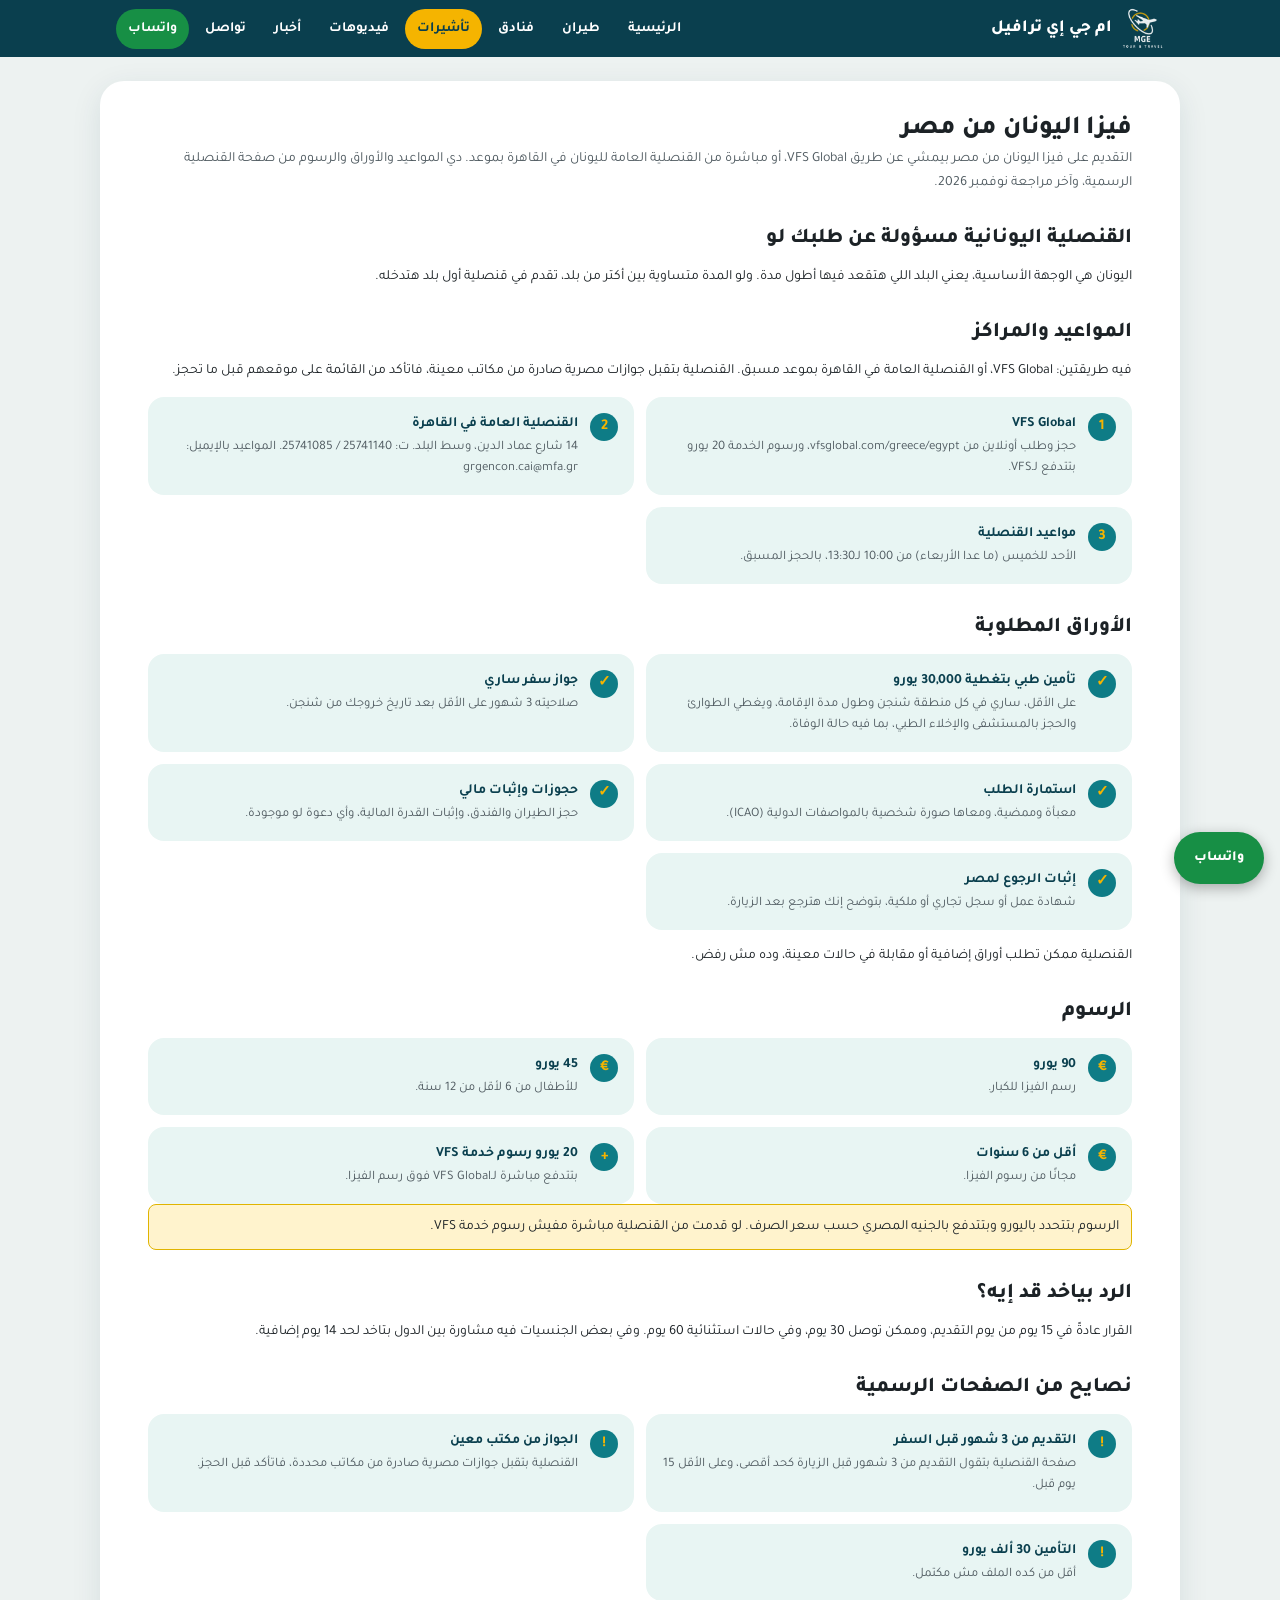
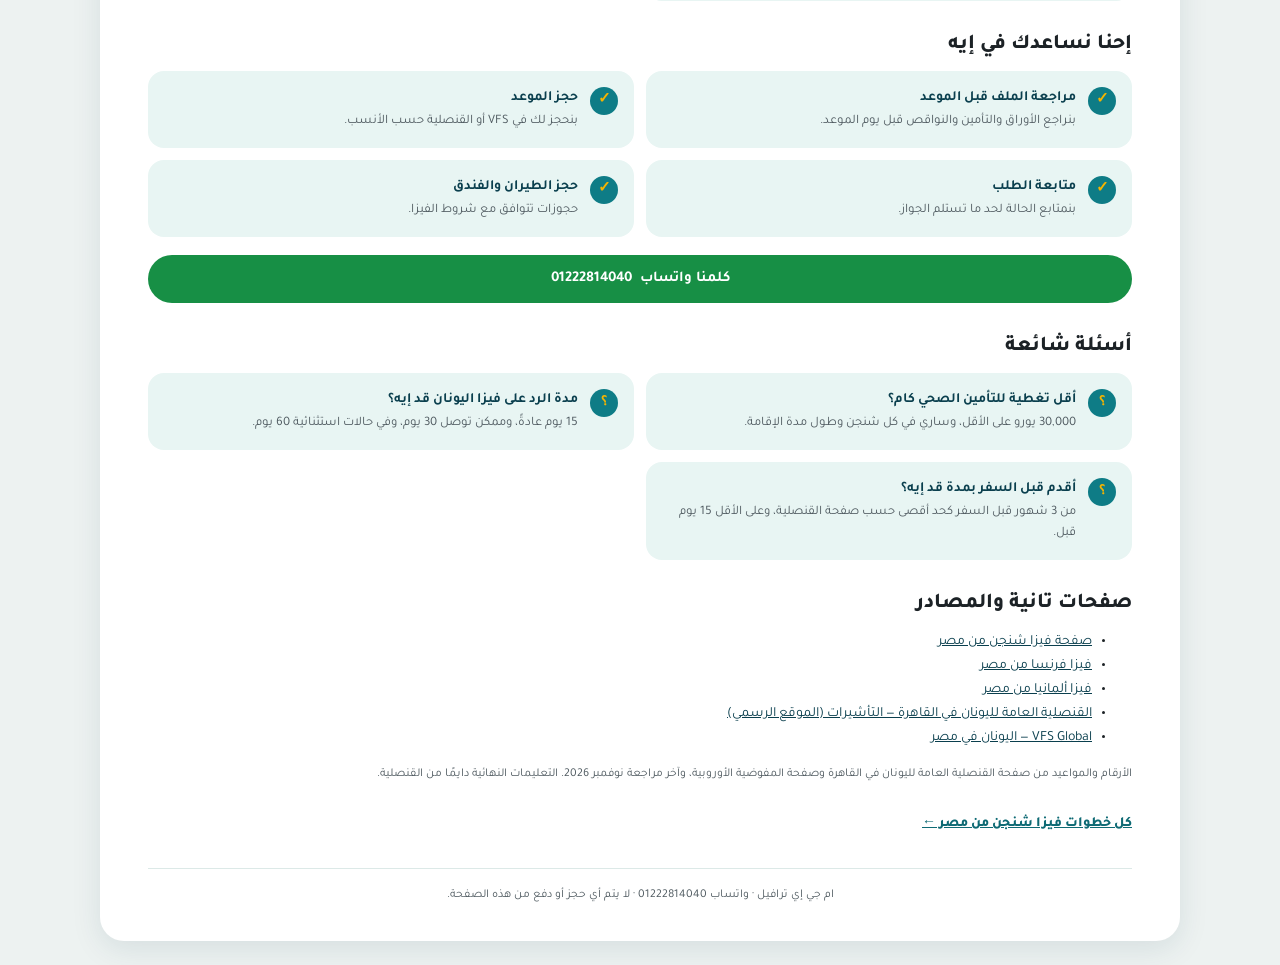
<file: visas/greece/index.html>
<!DOCTYPE html>
<html lang="ar" dir="rtl">
<head>
<script async src="https://www.googletagmanager.com/gtag/js?id=G-XK24J3F093"></script>
<script>
window.dataLayer = window.dataLayer || [];
function gtag(){dataLayer.push(arguments);}
gtag('js', new Date());
gtag('config', 'G-XK24J3F093');
</script>
<meta charset="UTF-8">
<meta name="viewport" content="width=device-width, initial-scale=1.0">
<title>فيزا اليونان من مصر: المواعيد والأوراق والرسوم | ام جي إي ترافيل</title>
<meta name="description" content="مواعيد VFS Global أو القنصلية العامة في القاهرة، والأوراق المطلوبة ورسوم الخدمة والرسوم الرسمية لفيزا اليونان من مصر.">
<link rel="canonical" href="https://mgetravel.github.io/visas/greece/">
<meta name="theme-color" content="#0A3F4E">
<meta property="og:type" content="article">
<meta property="og:locale" content="ar_EG">
<meta property="og:site_name" content="ام جي إي ترافيل">
<meta property="og:title" content="فيزا اليونان من مصر: المواعيد والأوراق والرسوم">
<meta property="og:description" content="مواعيد VFS Global أو القنصلية العامة في القاهرة، والأوراق المطلوبة ورسوم الخدمة والرسوم الرسمية لفيزا اليونان من مصر.">
<meta property="og:url" content="https://mgetravel.github.io/visas/greece/">
<script type="application/ld+json">
{
  "@context": "https://schema.org",
  "@type": "TravelAgency",
  "name": "ام جي إي ترافيل",
  "alternateName": "MGE Travel",
  "url": "https://mgetravel.github.io/",
  "telephone": "+201222814040",
  "areaServed": "EG",
  "inLanguage": "ar",
  "sameAs": [
    "https://www.youtube.com/channel/UCKGYNsP0PGWKcBvuON4lMKg",
    "https://www.instagram.com/mgetravel.eg/",
    "https://www.facebook.com/profile.php?id=61596644595419",
    "https://www.tiktok.com/@mgetravel.eg"
  ]
}
</script>
<script type="application/ld+json">
{
  "@context": "https://schema.org",
  "@type": "BreadcrumbList",
  "itemListElement": [
    {
      "@type": "ListItem",
      "position": 1,
      "name": "الرئيسية",
      "item": "https://mgetravel.github.io/"
    },
    {
      "@type": "ListItem",
      "position": 2,
      "name": "تأشيرات",
      "item": "https://mgetravel.github.io/visas/"
    },
    {
      "@type": "ListItem",
      "position": 3,
      "name": "فيزا اليونان من مصر",
      "item": "https://mgetravel.github.io/visas/greece/"
    }
  ]
}
</script>
<script type="application/ld+json">
{
  "@context": "https://schema.org",
  "@type": "FAQPage",
  "mainEntity": [
    {
      "@type": "Question",
      "name": "أقل تغطية للتأمين الصحي كام؟",
      "acceptedAnswer": {
        "@type": "Answer",
        "text": "30,000 يورو على الأقل، وساري في كل شنجن وطول مدة الإقامة."
      }
    },
    {
      "@type": "Question",
      "name": "مدة الرد على فيزا اليونان قد إيه؟",
      "acceptedAnswer": {
        "@type": "Answer",
        "text": "15 يوم عادةً، وممكن توصل 30 يوم، وفي حالات استثنائية 60 يوم."
      }
    },
    {
      "@type": "Question",
      "name": "أقدم قبل السفر بمدة قد إيه؟",
      "acceptedAnswer": {
        "@type": "Answer",
        "text": "من 3 شهور قبل السفر كحد أقصى حسب صفحة القنصلية، وعلى الأقل 15 يوم قبل."
      }
    }
  ]
}
</script>
<link rel="icon" type="image/png" href="/assets/logo.png">
<link rel="preconnect" href="https://fonts.googleapis.com">
<link rel="preconnect" href="https://fonts.gstatic.com" crossorigin>
<link href="https://fonts.googleapis.com/css2?family=Tajawal:wght@400;500;700;800&display=swap" rel="stylesheet">
<link rel="stylesheet" href="/assets/style.css">
<meta property="og:image" content="https://mgetravel.github.io/assets/og.png">
</head>
<body>
<div class="topbar"><div class="topbar-in"><a class="brand" href="/"><img src="/assets/logo-white.png" alt="لوجو ام جي إي ترافيل"><span>ام جي إي ترافيل</span></a>
<button class="burger" id="burger" aria-label="القائمة" aria-expanded="false">☰</button>
<nav class="menu" id="menu"><a href="/">الرئيسية</a><a href="/flights/">طيران</a><a href="/hotels/">فنادق</a><a href="/visas/" class="on">تأشيرات</a><a href="/videos/">فيديوهات</a><a href="/news/">أخبار</a><a href="/contact/">تواصل</a><a class="wa" href="https://wa.me/201222814040" target="_blank" rel="noreferrer">واتساب</a></nav></div></div>
<div class="card">
<h1 class="page-h">فيزا اليونان من مصر</h1>
<p class="page-lead">التقديم على فيزا اليونان من مصر بيمشي عن طريق VFS Global، أو مباشرة من القنصلية العامة لليونان في القاهرة بموعد. دي المواعيد والأوراق والرسوم من صفحة القنصلية الرسمية، وآخر مراجعة نوفمبر 2026.</p>
<section>
<h2 class="sec-title">القنصلية اليونانية مسؤولة عن طلبك لو</h2>
<p>اليونان هي الوجهة الأساسية، يعني البلد اللي هتقعد فيها أطول مدة. ولو المدة متساوية بين أكتر من بلد، تقدم في قنصلية أول بلد هتدخله.</p>
</section>
<section>
<h2 class="sec-title">المواعيد والمراكز</h2>
<p>فيه طريقتين: VFS Global، أو القنصلية العامة في القاهرة بموعد مسبق. القنصلية بتقبل جوازات مصرية صادرة من مكاتب معينة، فاتأكد من القائمة على موقعهم قبل ما تحجز.</p><div class="services">
<div class="service"><span class="service-check">1</span><div><div class="service-title">VFS Global</div><div class="service-detail">حجز وطلب أونلاين من vfsglobal.com/greece/egypt، ورسوم الخدمة 20 يورو بتتدفع لـVFS.</div></div></div>
<div class="service"><span class="service-check">2</span><div><div class="service-title">القنصلية العامة في القاهرة</div><div class="service-detail">14 شارع عماد الدين، وسط البلد. ت: 25741140 / 25741085. المواعيد بالإيميل: grgencon.cai@mfa.gr</div></div></div>
<div class="service"><span class="service-check">3</span><div><div class="service-title">مواعيد القنصلية</div><div class="service-detail">الأحد للخميس (ما عدا الأربعاء) من 10:00 لـ13:30، بالحجز المسبق.</div></div></div>
</div>
</section>
<section>
<h2 class="sec-title">الأوراق المطلوبة</h2>
<div class="services">
<div class="service"><span class="service-check">✓</span><div><div class="service-title">تأمين طبي بتغطية 30,000 يورو</div><div class="service-detail">على الأقل، ساري في كل منطقة شنجن وطول مدة الإقامة، ويغطي الطوارئ والحجز بالمستشفى والإخلاء الطبي، بما فيه حالة الوفاة.</div></div></div>
<div class="service"><span class="service-check">✓</span><div><div class="service-title">جواز سفر ساري</div><div class="service-detail">صلاحيته 3 شهور على الأقل بعد تاريخ خروجك من شنجن.</div></div></div>
<div class="service"><span class="service-check">✓</span><div><div class="service-title">استمارة الطلب</div><div class="service-detail">معبأة وممضية، ومعاها صورة شخصية بالمواصفات الدولية (ICAO).</div></div></div>
<div class="service"><span class="service-check">✓</span><div><div class="service-title">حجوزات وإثبات مالي</div><div class="service-detail">حجز الطيران والفندق، وإثبات القدرة المالية، وأي دعوة لو موجودة.</div></div></div>
<div class="service"><span class="service-check">✓</span><div><div class="service-title">إثبات الرجوع لمصر</div><div class="service-detail">شهادة عمل أو سجل تجاري أو ملكية، بتوضح إنك هترجع بعد الزيارة.</div></div></div>
</div><p>القنصلية ممكن تطلب أوراق إضافية أو مقابلة في حالات معينة، وده مش رفض.</p>
</section>
<section>
<h2 class="sec-title">الرسوم</h2>
<div class="services">
<div class="service"><span class="service-check">€</span><div><div class="service-title">90 يورو</div><div class="service-detail">رسم الفيزا للكبار.</div></div></div>
<div class="service"><span class="service-check">€</span><div><div class="service-title">45 يورو</div><div class="service-detail">للأطفال من 6 لأقل من 12 سنة.</div></div></div>
<div class="service"><span class="service-check">€</span><div><div class="service-title">أقل من 6 سنوات</div><div class="service-detail">مجانًا من رسوم الفيزا.</div></div></div>
<div class="service"><span class="service-check">+</span><div><div class="service-title">20 يورو رسوم خدمة VFS</div><div class="service-detail">بتتدفع مباشرة لـVFS Global فوق رسم الفيزا.</div></div></div>
</div><div class="fb-n">الرسوم بتتحدد باليورو وبتتدفع بالجنيه المصري حسب سعر الصرف. لو قدمت من القنصلية مباشرة مفيش رسوم خدمة VFS.</div>
</section>
<section>
<h2 class="sec-title">الرد بياخد قد إيه؟</h2>
<p>القرار عادةً في 15 يوم من يوم التقديم، وممكن توصل 30 يوم، وفي حالات استثنائية 60 يوم. وفي بعض الجنسيات فيه مشاورة بين الدول بتاخد لحد 14 يوم إضافية.</p>
</section>
<section>
<h2 class="sec-title">نصايح من الصفحات الرسمية</h2>
<div class="services">
<div class="service"><span class="service-check">!</span><div><div class="service-title">التقديم من 3 شهور قبل السفر</div><div class="service-detail">صفحة القنصلية بتقول التقديم من 3 شهور قبل الزيارة كحد أقصى، وعلى الأقل 15 يوم قبل.</div></div></div>
<div class="service"><span class="service-check">!</span><div><div class="service-title">الجواز من مكتب معين</div><div class="service-detail">القنصلية بتقبل جوازات مصرية صادرة من مكاتب محددة، فاتأكد قبل الحجز.</div></div></div>
<div class="service"><span class="service-check">!</span><div><div class="service-title">التأمين 30 ألف يورو</div><div class="service-detail">أقل من كده الملف مش مكتمل.</div></div></div>
</div>
</section>
<section>
<h2 class="sec-title">إحنا نساعدك في إيه</h2>
<div class="services">
<div class="service"><span class="service-check">✓</span><div><div class="service-title">مراجعة الملف قبل الموعد</div><div class="service-detail">بنراجع الأوراق والتأمين والنواقص قبل يوم الموعد.</div></div></div>
<div class="service"><span class="service-check">✓</span><div><div class="service-title">حجز الموعد</div><div class="service-detail">بنحجز لك في VFS أو القنصلية حسب الأنسب.</div></div></div>
<div class="service"><span class="service-check">✓</span><div><div class="service-title">متابعة الطلب</div><div class="service-detail">بنمتابع الحالة لحد ما تستلم الجواز.</div></div></div>
<div class="service"><span class="service-check">✓</span><div><div class="service-title">حجز الطيران والفندق</div><div class="service-detail">حجوزات تتوافق مع شروط الفيزا.</div></div></div>
</div><p style="margin-top:18px"><a class="btn btn-wa" href="https://wa.me/201222814040" target="_blank" rel="noreferrer">كلمنا واتساب <bdi>01222814040</bdi></a></p>
</section>
<section>
<h2 class="sec-title">أسئلة شائعة</h2>
<div class="services">
<div class="service"><span class="service-check">؟</span><div><div class="service-title">أقل تغطية للتأمين الصحي كام؟</div><div class="service-detail">30,000 يورو على الأقل، وساري في كل شنجن وطول مدة الإقامة.</div></div></div>
<div class="service"><span class="service-check">؟</span><div><div class="service-title">مدة الرد على فيزا اليونان قد إيه؟</div><div class="service-detail">15 يوم عادةً، وممكن توصل 30 يوم، وفي حالات استثنائية 60 يوم.</div></div></div>
<div class="service"><span class="service-check">؟</span><div><div class="service-title">أقدم قبل السفر بمدة قد إيه؟</div><div class="service-detail">من 3 شهور قبل السفر كحد أقصى حسب صفحة القنصلية، وعلى الأقل 15 يوم قبل.</div></div></div>
</div>
</section>
<section>
<h2 class="sec-title">صفحات تانية والمصادر</h2>
<ul><li><a href="/visas/schengen/">صفحة فيزا شنجن من مصر</a></li><li><a href="/visas/france/">فيزا فرنسا من مصر</a></li><li><a href="/visas/germany/">فيزا ألمانيا من مصر</a></li><li><a href="https://www.mfa.gr/missionsabroad/en/visas.html?mis=egypt&mission=cai" target="_blank" rel="noreferrer">القنصلية العامة لليونان في القاهرة — التأشيرات (الموقع الرسمي)</a></li><li><a href="https://www.vfsglobal.com/greece/egypt/" target="_blank" rel="noreferrer">VFS Global — اليونان في مصر</a></li></ul><p class="caption">الأرقام والمواعيد من صفحة القنصلية العامة لليونان في القاهرة وصفحة المفوضية الأوروبية، وآخر مراجعة نوفمبر 2026. التعليمات النهائية دايمًا من القنصلية.</p><p><a class="more" href="/visas/schengen/">كل خطوات فيزا شنجن من مصر ←</a></p>
</section>
<footer>ام جي إي ترافيل · واتساب <bdi>01222814040</bdi> · لا يتم أي حجز أو دفع من هذه الصفحة.</footer>
</div>
<a class="wa-float" href="https://wa.me/201222814040" target="_blank" rel="noreferrer">واتساب</a>
<script>document.getElementById("burger").addEventListener("click",function(){var m=document.getElementById("menu");var o=m.classList.toggle("open");this.setAttribute("aria-expanded",o)});</script>
</body>
</html>
</file>
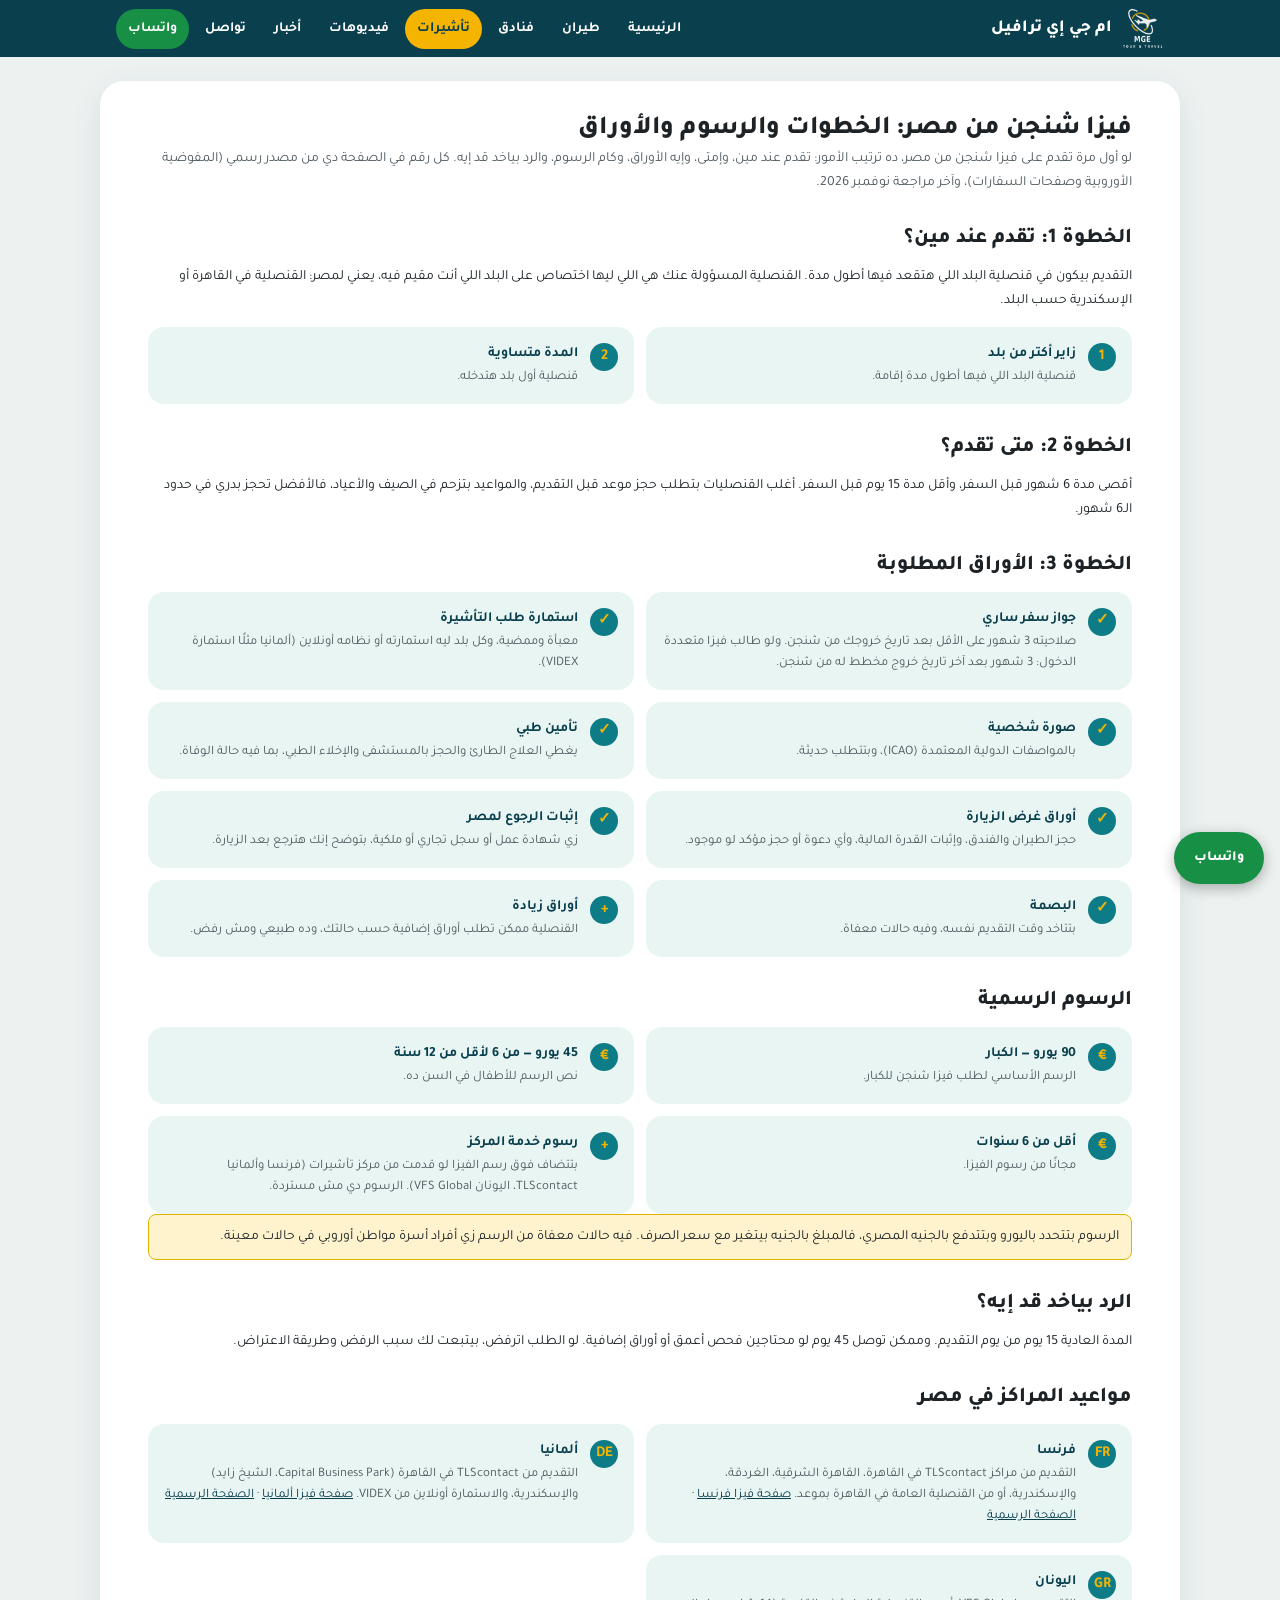
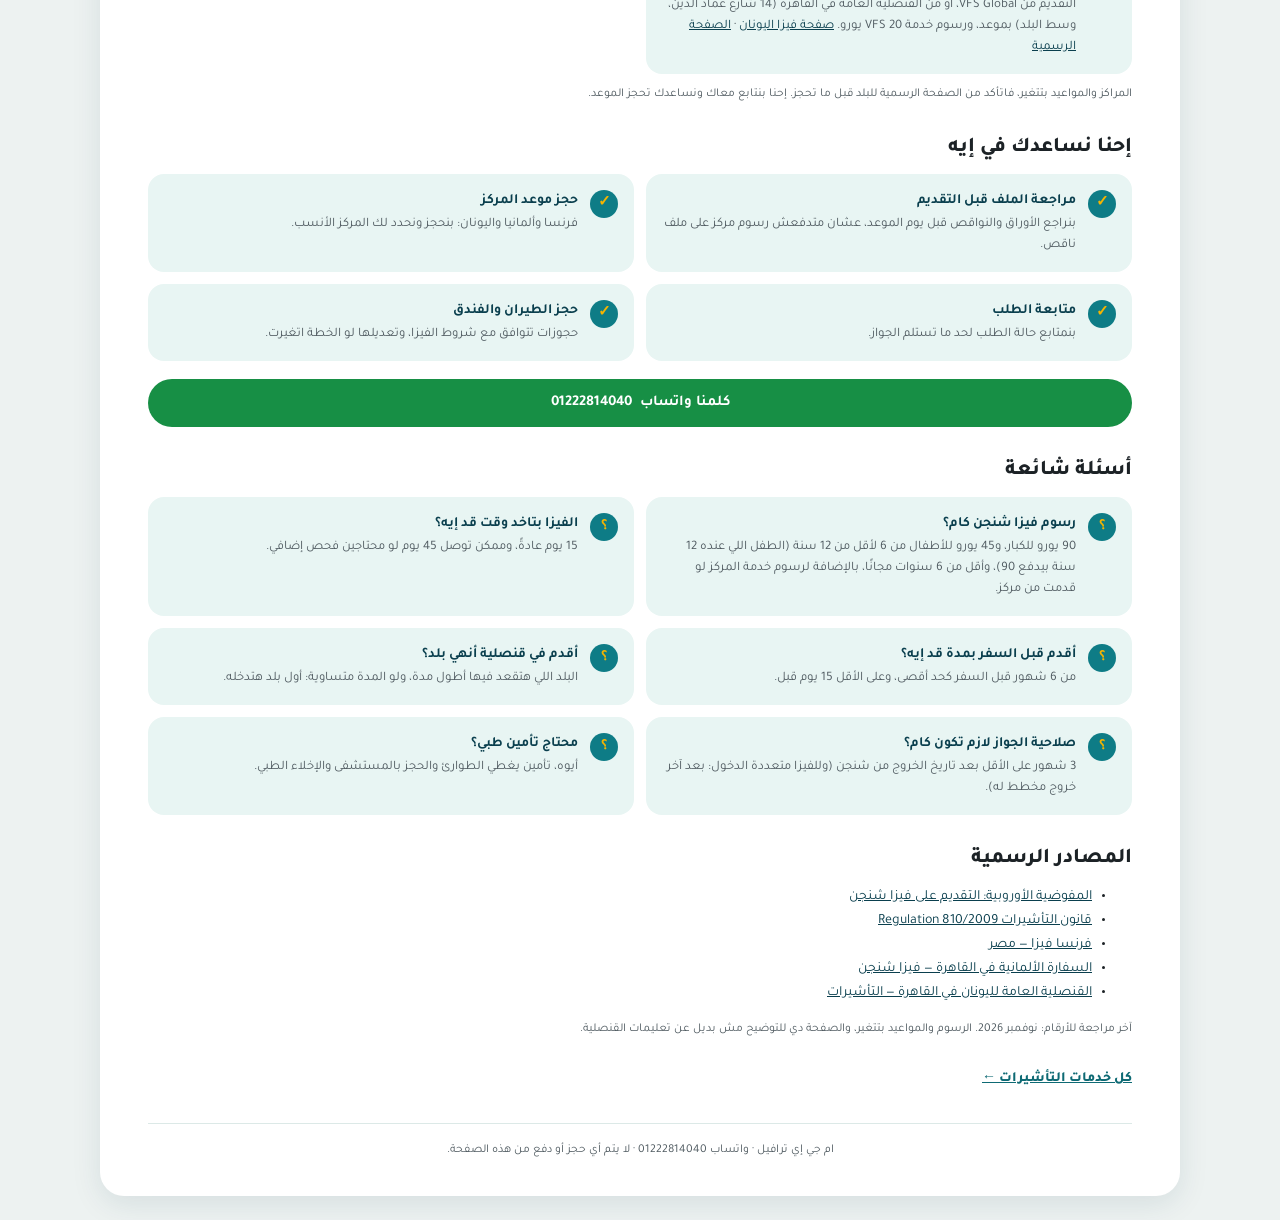
<file: visas/schengen/index.html>
<!DOCTYPE html>
<html lang="ar" dir="rtl">
<head>
<script async src="https://www.googletagmanager.com/gtag/js?id=G-XK24J3F093"></script>
<script>
window.dataLayer = window.dataLayer || [];
function gtag(){dataLayer.push(arguments);}
gtag('js', new Date());
gtag('config', 'G-XK24J3F093');
</script>
<meta charset="UTF-8">
<meta name="viewport" content="width=device-width, initial-scale=1.0">
<title>فيزا شنجن من مصر: الرسوم والأوراق والخطوات | ام جي إي ترافيل</title>
<meta name="description" content="كل خطوات فيزا شنجن من مصر: تقدم عند مين، الرسوم الرسمية 90 يورو، الأوراق المطلوبة، مدة المعالجة 15 يوم، وحجز موعد المركز. من ام جي إي ترافيل.">
<link rel="canonical" href="https://mgetravel.github.io/visas/schengen/">
<meta name="theme-color" content="#0B2A5B">
<meta property="og:type" content="article">
<meta property="og:locale" content="ar_EG">
<meta property="og:site_name" content="ام جي إي ترافيل">
<meta property="og:title" content="فيزا شنجن من مصر: الرسوم والأوراق والخطوات">
<meta property="og:description" content="تقدم عند مين، الرسوم الرسمية، الأوراق المطلوبة، مدة الرد، ومواعيد المراكز في مصر. كل رقم من مصدر رسمي.">
<meta property="og:url" content="https://mgetravel.github.io/visas/schengen/">
<script type="application/ld+json">
{
  "@context": "https://schema.org",
  "@type": "TravelAgency",
  "name": "ام جي إي ترافيل",
  "alternateName": "MGE Travel",
  "url": "https://mgetravel.github.io/",
  "telephone": "+201222814040",
  "areaServed": "EG",
  "inLanguage": "ar",
  "sameAs": [
    "https://www.youtube.com/channel/UCKGYNsP0PGWKcBvuON4lMKg",
    "https://www.instagram.com/mgetravel.eg/",
    "https://www.facebook.com/profile.php?id=61596644595419",
    "https://www.tiktok.com/@mgetravel.eg"
  ]
}
</script>
<script type="application/ld+json">
{
  "@context": "https://schema.org",
  "@type": "BreadcrumbList",
  "itemListElement": [
    {"@type": "ListItem", "position": 1, "name": "الرئيسية", "item": "https://mgetravel.github.io/"},
    {"@type": "ListItem", "position": 2, "name": "تأشيرات", "item": "https://mgetravel.github.io/visas/"},
    {"@type": "ListItem", "position": 3, "name": "فيزا شنجن", "item": "https://mgetravel.github.io/visas/schengen/"}
  ]
}
</script>
<script type="application/ld+json">
{
  "@context": "https://schema.org",
  "@type": "FAQPage",
  "mainEntity": [
    {"@type": "Question", "name": "رسوم فيزا شنجن كام؟", "acceptedAnswer": {"@type": "Answer", "text": "90 يورو للكبار، و45 يورو للأطفال من 6 إلى أقل من 12 سنة (الطفل اللي عنده 12 سنة بيدفع 90)، وأقل من 6 سنوات مجانًا. المراكز بتضيف رسوم خدمة فوق رسوم الفيزا، والرسوم بتتدفع بالجنيه المصري فالمبلغ بيتغير مع سعر الصرف."}},
    {"@type": "Question", "name": "الفيزا بتاخد وقت قد إيه؟", "acceptedAnswer": {"@type": "Answer", "text": "المدة العادية 15 يوم، وممكن توصل 45 يوم لو محتاجين فحص إضافي أو أوراق زيادة."}},
    {"@type": "Question", "name": "أقدم قبل السفر بمدة قد إيه؟", "acceptedAnswer": {"@type": "Answer", "text": "أقصى مدة 6 شهور قبل السفر، وأقل مدة 15 يوم قبل السفر."}},
    {"@type": "Question", "name": "أقدم في قنصلية أنهي بلد؟", "acceptedAnswer": {"@type": "Answer", "text": "قنصلية البلد اللي هتقعد فيها أطول مدة. ولو المدة متساوية بين أكتر من بلد، قنصلية أول بلد هتدخله."}},
    {"@type": "Question", "name": "صلاحية الجواز لازم تكون كام؟", "acceptedAnswer": {"@type": "Answer", "text": "3 شهور على الأقل بعد تاريخ خروجك من شنجن، ولو طالب فيزا متعددة الدخول تكون 3 شهور بعد آخر تاريخ خروج مخطط له من شنجن."}},
    {"@type": "Question", "name": "محتاج تأمين طبي للفيزا؟", "acceptedAnswer": {"@type": "Answer", "text": "أيوه. لازم تأمين يغطي العلاج الطارئ والحجز بالمستشفى والإخلاء الطبي، بما فيه حالة الوفاة."}}
  ]
}
</script>
<link rel="icon" type="image/png" href="/assets/logo.png">
<link rel="preconnect" href="https://fonts.googleapis.com">
<link rel="preconnect" href="https://fonts.gstatic.com" crossorigin>
<link href="https://fonts.googleapis.com/css2?family=Tajawal:wght@400;500;700;800&display=swap" rel="stylesheet">
<link rel="stylesheet" href="/assets/style.css">
<meta property="og:image" content="https://mgetravel.github.io/assets/og.png">
</head>
<body>
<div class="topbar"><div class="topbar-in"><a class="brand" href="/"><img src="/assets/logo-white.png" alt="لوجو ام جي إي ترافيل"><span>ام جي إي ترافيل</span></a>
<button class="burger" id="burger" aria-label="القائمة" aria-expanded="false">☰</button>
<nav class="menu" id="menu"><a href="/">الرئيسية</a><a href="/flights/">طيران</a><a href="/hotels/">فنادق</a><a href="/visas/" class="on">تأشيرات</a><a href="/videos/">فيديوهات</a><a href="/news/">أخبار</a><a href="/contact/">تواصل</a><a class="wa" href="https://wa.me/201222814040" target="_blank" rel="noreferrer">واتساب</a></nav></div></div>
<div class="card">
<h1 class="page-h">فيزا شنجن من مصر: الخطوات والرسوم والأوراق</h1>
<p class="page-lead">لو أول مرة تقدم على فيزا شنجن من مصر، ده ترتيب الأمور: تقدم عند مين، وإمتى، وإيه الأوراق، وكام الرسوم، والرد بياخد قد إيه. كل رقم في الصفحة دي من مصدر رسمي (المفوضية الأوروبية وصفحات السفارات)، وآخر مراجعة نوفمبر 2026.</p>

<section>
<h2 class="sec-title">الخطوة 1: تقدم عند مين؟</h2>
<p>التقديم بيكون في قنصلية البلد اللي هتقعد فيها أطول مدة. القنصلية المسؤولة عنك هي اللي ليها اختصاص على البلد اللي أنت مقيم فيه، يعني لمصر: القنصلية في القاهرة أو الإسكندرية حسب البلد.</p>
<div class="services">
<div class="service"><span class="service-check">1</span><div><div class="service-title">زاير أكتر من بلد</div><div class="service-detail">قنصلية البلد اللي فيها أطول مدة إقامة.</div></div></div>
<div class="service"><span class="service-check">2</span><div><div class="service-title">المدة متساوية</div><div class="service-detail">قنصلية أول بلد هتدخله.</div></div></div>
</div>
</section>

<section>
<h2 class="sec-title">الخطوة 2: متى تقدم؟</h2>
<p>أقصى مدة 6 شهور قبل السفر، وأقل مدة 15 يوم قبل السفر. أغلب القنصليات بتطلب حجز موعد قبل التقديم، والمواعيد بتزحم في الصيف والأعياد، فالأفضل تحجز بدري في حدود الـ6 شهور.</p>
</section>

<section>
<h2 class="sec-title">الخطوة 3: الأوراق المطلوبة</h2>
<div class="services">
<div class="service"><span class="service-check">✓</span><div><div class="service-title">جواز سفر ساري</div><div class="service-detail">صلاحيته 3 شهور على الأقل بعد تاريخ خروجك من شنجن. ولو طالب فيزا متعددة الدخول: 3 شهور بعد آخر تاريخ خروج مخطط له من شنجن.</div></div></div>
<div class="service"><span class="service-check">✓</span><div><div class="service-title">استمارة طلب التأشيرة</div><div class="service-detail">معبأة وممضية، وكل بلد ليه استمارته أو نظامه أونلاين (ألمانيا مثلًا استمارة VIDEX).</div></div></div>
<div class="service"><span class="service-check">✓</span><div><div class="service-title">صورة شخصية</div><div class="service-detail">بالمواصفات الدولية المعتمدة (ICAO)، وبتتطلب حديثة.</div></div></div>
<div class="service"><span class="service-check">✓</span><div><div class="service-title">تأمين طبي</div><div class="service-detail">يغطي العلاج الطارئ والحجز بالمستشفى والإخلاء الطبي، بما فيه حالة الوفاة.</div></div></div>
<div class="service"><span class="service-check">✓</span><div><div class="service-title">أوراق غرض الزيارة</div><div class="service-detail">حجز الطيران والفندق، وإثبات القدرة المالية، وأي دعوة أو حجز مؤكد لو موجود.</div></div></div>
<div class="service"><span class="service-check">✓</span><div><div class="service-title">إثبات الرجوع لمصر</div><div class="service-detail">زي شهادة عمل أو سجل تجاري أو ملكية، بتوضح إنك هترجع بعد الزيارة.</div></div></div>
<div class="service"><span class="service-check">✓</span><div><div class="service-title">البصمة</div><div class="service-detail">بتتاخد وقت التقديم نفسه، وفيه حالات معفاة.</div></div></div>
<div class="service"><span class="service-check">+</span><div><div class="service-title">أوراق زيادة</div><div class="service-detail">القنصلية ممكن تطلب أوراق إضافية حسب حالتك، وده طبيعي ومش رفض.</div></div></div>
</div>
</section>

<section>
<h2 class="sec-title">الرسوم الرسمية</h2>
<div class="services">
<div class="service"><span class="service-check">€</span><div><div class="service-title">90 يورو — الكبار</div><div class="service-detail">الرسم الأساسي لطلب فيزا شنجن للكبار.</div></div></div>
<div class="service"><span class="service-check">€</span><div><div class="service-title">45 يورو — من 6 لأقل من 12 سنة</div><div class="service-detail">نص الرسم للأطفال في السن ده.</div></div></div>
<div class="service"><span class="service-check">€</span><div><div class="service-title">أقل من 6 سنوات</div><div class="service-detail">مجانًا من رسوم الفيزا.</div></div></div>
<div class="service"><span class="service-check">+</span><div><div class="service-title">رسوم خدمة المركز</div><div class="service-detail">بتتضاف فوق رسم الفيزا لو قدمت من مركز تأشيرات (فرنسا وألمانيا TLScontact، اليونان VFS Global). الرسوم دي مش مستردة.</div></div></div>
</div>
<div class="fb-n">الرسوم بتتحدد باليورو وبتتدفع بالجنيه المصري، فالمبلغ بالجنيه بيتغير مع سعر الصرف. فيه حالات معفاة من الرسم زي أفراد أسرة مواطن أوروبي في حالات معينة.</div>
</section>

<section>
<h2 class="sec-title">الرد بياخد قد إيه؟</h2>
<p>المدة العادية 15 يوم من يوم التقديم. وممكن توصل 45 يوم لو محتاجين فحص أعمق أو أوراق إضافية. لو الطلب اترفض، بيتبعت لك سبب الرفض وطريقة الاعتراض.</p>
</section>

<section>
<h2 class="sec-title">مواعيد المراكز في مصر</h2>
<div class="services">
<div class="service"><span class="service-check">FR</span><div><div class="service-title">فرنسا</div><div class="service-detail">التقديم من مراكز TLScontact في القاهرة، القاهرة الشرقية، الغردقة، والإسكندرية، أو من القنصلية العامة في القاهرة بموعد. <a href="/visas/france/">صفحة فيزا فرنسا</a> · <a href="https://france-visas.gouv.fr/egypte" target="_blank" rel="noreferrer">الصفحة الرسمية</a></div></div></div>
<div class="service"><span class="service-check">DE</span><div><div class="service-title">ألمانيا</div><div class="service-detail">التقديم من TLScontact في القاهرة (Capital Business Park، الشيخ زايد) والإسكندرية، والاستمارة أونلاين من VIDEX. <a href="/visas/germany/">صفحة فيزا ألمانيا</a> · <a href="https://kairo.diplo.de/eg-de/service/05-visaeinreise/schengenvisa" target="_blank" rel="noreferrer">الصفحة الرسمية</a></div></div></div>
<div class="service"><span class="service-check">GR</span><div><div class="service-title">اليونان</div><div class="service-detail">التقديم من VFS Global، أو من القنصلية العامة في القاهرة (14 شارع عماد الدين، وسط البلد) بموعد، ورسوم خدمة VFS 20 يورو. <a href="/visas/greece/">صفحة فيزا اليونان</a> · <a href="https://www.mfa.gr/missionsabroad/en/visas.html?mis=egypt&amp;mission=cai" target="_blank" rel="noreferrer">الصفحة الرسمية</a></div></div></div>
</div>
<p class="caption">المراكز والمواعيد بتتغير، فاتأكد من الصفحة الرسمية للبلد قبل ما تحجز. إحنا بنتابع معاك ونساعدك تحجز الموعد.</p>
</section>

<section>
<h2 class="sec-title">إحنا نساعدك في إيه</h2>
<div class="services">
<div class="service"><span class="service-check">✓</span><div><div class="service-title">مراجعة الملف قبل التقديم</div><div class="service-detail">بنراجع الأوراق والنواقص قبل يوم الموعد، عشان متدفعش رسوم مركز على ملف ناقص.</div></div></div>
<div class="service"><span class="service-check">✓</span><div><div class="service-title">حجز موعد المركز</div><div class="service-detail">فرنسا وألمانيا واليونان: بنحجز ونحدد لك المركز الأنسب.</div></div></div>
<div class="service"><span class="service-check">✓</span><div><div class="service-title">متابعة الطلب</div><div class="service-detail">بنمتابع حالة الطلب لحد ما تستلم الجواز.</div></div></div>
<div class="service"><span class="service-check">✓</span><div><div class="service-title">حجز الطيران والفندق</div><div class="service-detail">حجوزات تتوافق مع شروط الفيزا، وتعديلها لو الخطة اتغيرت.</div></div></div>
</div>
<p style="margin-top:18px"><a class="btn btn-wa" href="https://wa.me/201222814040" target="_blank" rel="noreferrer">كلمنا واتساب <bdi>01222814040</bdi></a></p>
</section>

<section>
<h2 class="sec-title">أسئلة شائعة</h2>
<div class="services">
<div class="service"><span class="service-check">؟</span><div><div class="service-title">رسوم فيزا شنجن كام؟</div><div class="service-detail">90 يورو للكبار، و45 يورو للأطفال من 6 لأقل من 12 سنة (الطفل اللي عنده 12 سنة بيدفع 90)، وأقل من 6 سنوات مجانًا، بالإضافة لرسوم خدمة المركز لو قدمت من مركز.</div></div></div>
<div class="service"><span class="service-check">؟</span><div><div class="service-title">الفيزا بتاخد وقت قد إيه؟</div><div class="service-detail">15 يوم عادةً، وممكن توصل 45 يوم لو محتاجين فحص إضافي.</div></div></div>
<div class="service"><span class="service-check">؟</span><div><div class="service-title">أقدم قبل السفر بمدة قد إيه؟</div><div class="service-detail">من 6 شهور قبل السفر كحد أقصى، وعلى الأقل 15 يوم قبل.</div></div></div>
<div class="service"><span class="service-check">؟</span><div><div class="service-title">أقدم في قنصلية أنهي بلد؟</div><div class="service-detail">البلد اللي هتقعد فيها أطول مدة، ولو المدة متساوية: أول بلد هتدخله.</div></div></div>
<div class="service"><span class="service-check">؟</span><div><div class="service-title">صلاحية الجواز لازم تكون كام؟</div><div class="service-detail">3 شهور على الأقل بعد تاريخ الخروج من شنجن (وللفيزا متعددة الدخول: بعد آخر خروج مخطط له).</div></div></div>
<div class="service"><span class="service-check">؟</span><div><div class="service-title">محتاج تأمين طبي؟</div><div class="service-detail">أيوه، تأمين يغطي الطوارئ والحجز بالمستشفى والإخلاء الطبي.</div></div></div>
</div>
</section>

<section>
<h2 class="sec-title">المصادر الرسمية</h2>
<ul>
<li><a href="https://home-affairs.ec.europa.eu/policies/schengen/schengen-visas/applying-schengen-visa_en" target="_blank" rel="noreferrer">المفوضية الأوروبية: التقديم على فيزا شنجن</a></li>
<li><a href="https://eur-lex.europa.eu/eli/reg/2009/810/2024-06-28/eng" target="_blank" rel="noreferrer">قانون التأشيرات Regulation 810/2009</a></li>
<li><a href="https://france-visas.gouv.fr/egypte" target="_blank" rel="noreferrer">فرنسا فيزا — مصر</a></li>
<li><a href="https://kairo.diplo.de/eg-de/service/05-visaeinreise/schengenvisa" target="_blank" rel="noreferrer">السفارة الألمانية في القاهرة — فيزا شنجن</a></li>
<li><a href="https://www.mfa.gr/missionsabroad/en/visas.html?mis=egypt&amp;mission=cai" target="_blank" rel="noreferrer">القنصلية العامة لليونان في القاهرة — التأشيرات</a></li>
</ul>
<p class="caption">آخر مراجعة للأرقام: نوفمبر 2026. الرسوم والمواعيد بتتغير، والصفحة دي للتوضيح مش بديل عن تعليمات القنصلية.</p>
<p><a class="more" href="/visas/">كل خدمات التأشيرات ←</a></p>
</section>

<footer>ام جي إي ترافيل · واتساب <bdi>01222814040</bdi> · لا يتم أي حجز أو دفع من هذه الصفحة.</footer>
</div>
<a class="wa-float" href="https://wa.me/201222814040" target="_blank" rel="noreferrer">واتساب</a>
<script>document.getElementById("burger").addEventListener("click",function(){var m=document.getElementById("menu");var o=m.classList.toggle("open");this.setAttribute("aria-expanded",o)});</script>
</body>
</html>
</file>
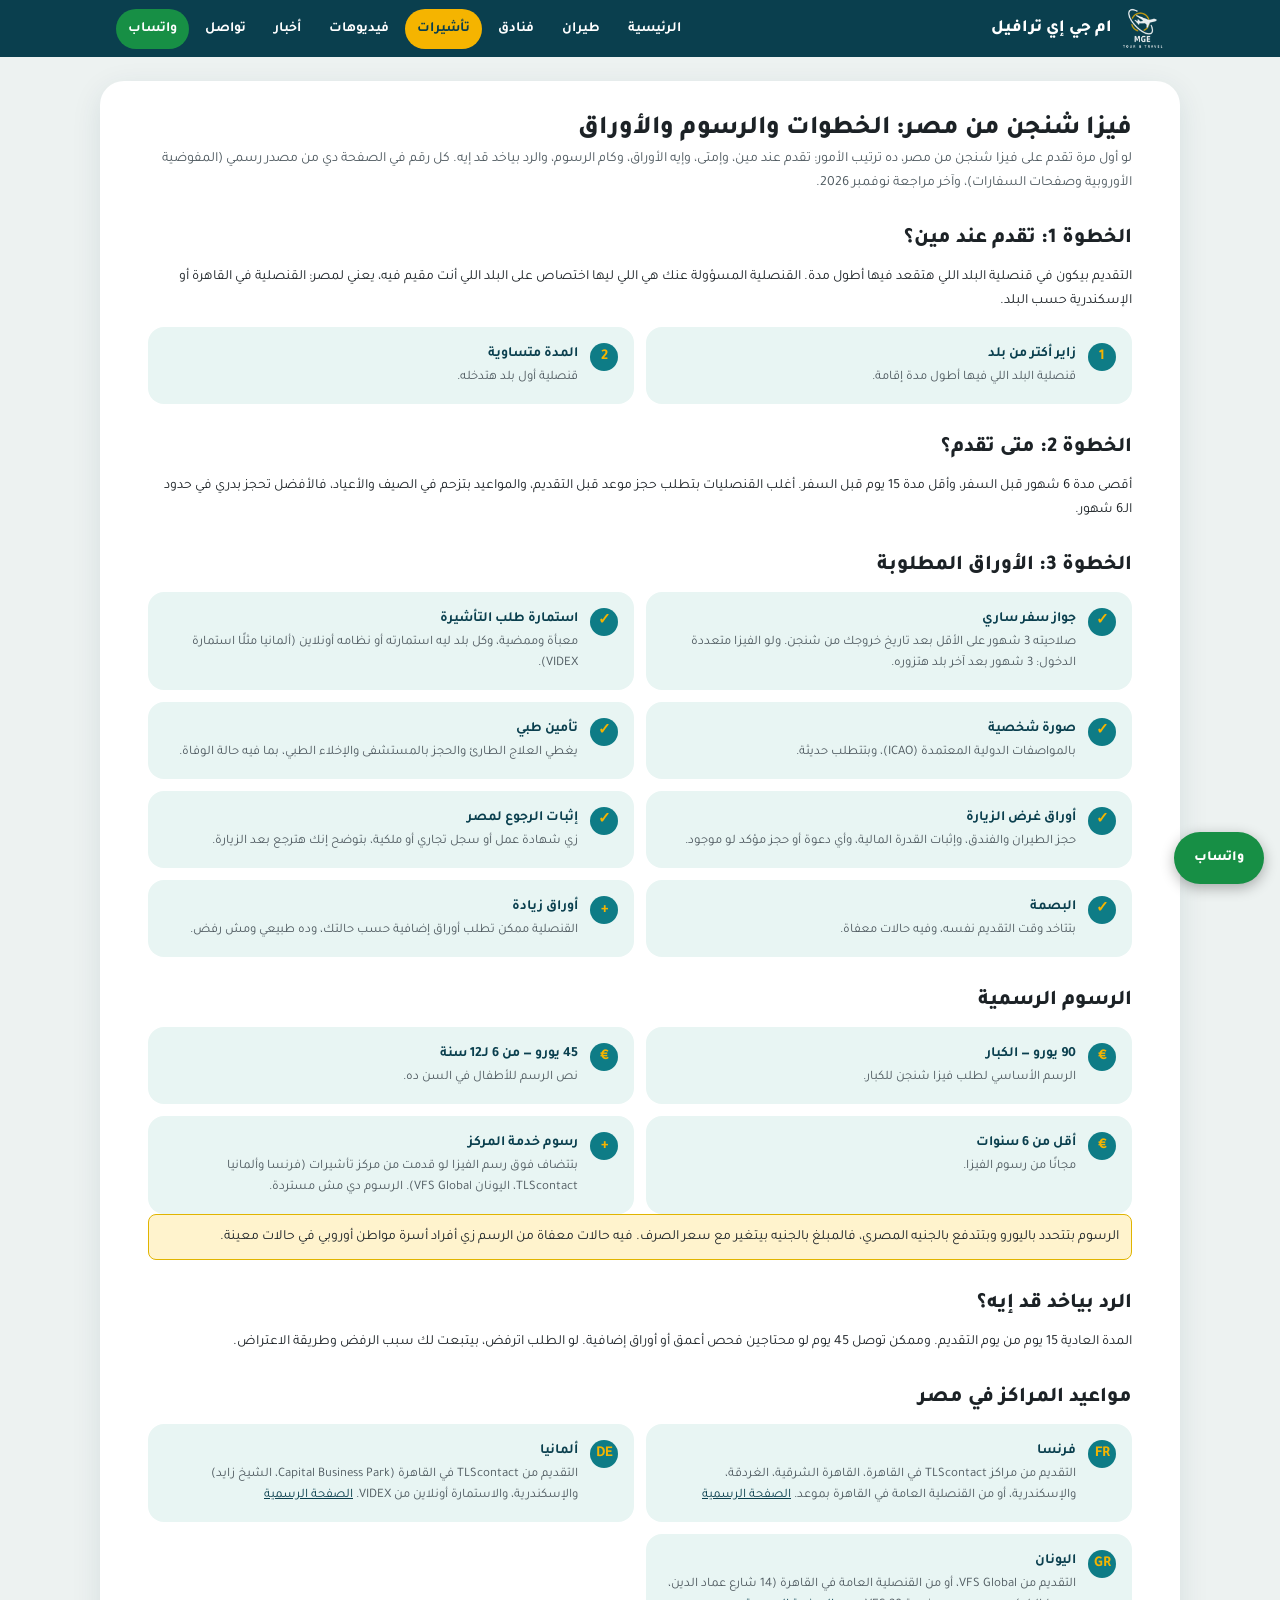
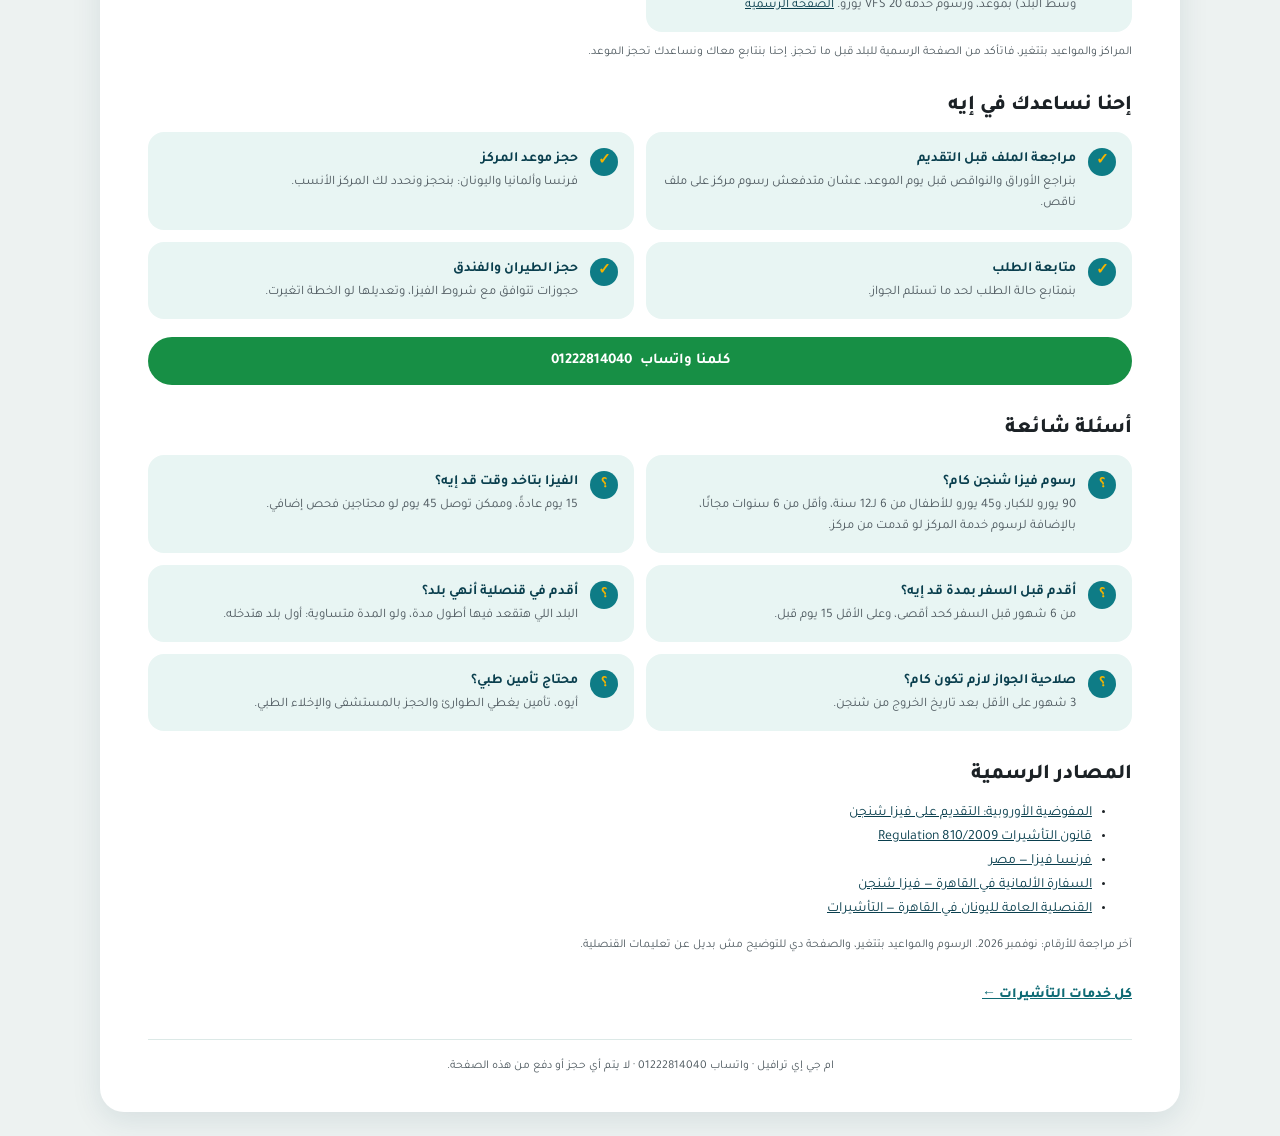
<file: visas/schengen/3-index.html>
<!DOCTYPE html>
<html lang="ar" dir="rtl">
<head>
<script async src="https://www.googletagmanager.com/gtag/js?id=G-XK24J3F093"></script>
<script>
window.dataLayer = window.dataLayer || [];
function gtag(){dataLayer.push(arguments);}
gtag('js', new Date());
gtag('config', 'G-XK24J3F093');
</script>
<meta charset="UTF-8">
<meta name="viewport" content="width=device-width, initial-scale=1.0">
<title>فيزا شنجن من مصر: الرسوم والأوراق والخطوات | ام جي إي ترافيل</title>
<meta name="description" content="كل خطوات فيزا شنجن من مصر: تقدم عند مين، الرسوم الرسمية 90 يورو، الأوراق المطلوبة، مدة المعالجة 15 يوم، وحجز موعد المركز. من ام جي إي ترافيل.">
<link rel="canonical" href="https://mgetravel.github.io/visas/schengen/">
<meta name="theme-color" content="#0B2A5B">
<meta property="og:type" content="article">
<meta property="og:locale" content="ar_EG">
<meta property="og:site_name" content="ام جي إي ترافيل">
<meta property="og:title" content="فيزا شنجن من مصر: الرسوم والأوراق والخطوات">
<meta property="og:description" content="تقدم عند مين، الرسوم الرسمية، الأوراق المطلوبة، مدة الرد، ومواعيد المراكز في مصر. كل رقم من مصدر رسمي.">
<meta property="og:url" content="https://mgetravel.github.io/visas/schengen/">
<script type="application/ld+json">
{
  "@context": "https://schema.org",
  "@type": "TravelAgency",
  "name": "ام جي إي ترافيل",
  "alternateName": "MGE Travel",
  "url": "https://mgetravel.github.io/",
  "telephone": "+201222814040",
  "areaServed": "EG",
  "inLanguage": "ar",
  "sameAs": [
    "https://www.youtube.com/channel/UCKGYNsP0PGWKcBvuON4lMKg",
    "https://www.instagram.com/mgetravel.eg/",
    "https://www.facebook.com/profile.php?id=61596644595419",
    "https://www.tiktok.com/@mgetravel.eg"
  ]
}
</script>
<script type="application/ld+json">
{
  "@context": "https://schema.org",
  "@type": "BreadcrumbList",
  "itemListElement": [
    {"@type": "ListItem", "position": 1, "name": "الرئيسية", "item": "https://mgetravel.github.io/"},
    {"@type": "ListItem", "position": 2, "name": "تأشيرات", "item": "https://mgetravel.github.io/visas/"},
    {"@type": "ListItem", "position": 3, "name": "فيزا شنجن", "item": "https://mgetravel.github.io/visas/schengen/"}
  ]
}
</script>
<script type="application/ld+json">
{
  "@context": "https://schema.org",
  "@type": "FAQPage",
  "mainEntity": [
    {"@type": "Question", "name": "رسوم فيزا شنجن كام؟", "acceptedAnswer": {"@type": "Answer", "text": "90 يورو للكبار، و45 يورو للأطفال من 6 إلى 12 سنة، وأقل من 6 سنوات مجانًا. المراكز بتضيف رسوم خدمة فوق رسوم الفيزا، والرسوم بتتدفع بالجنيه المصري فالمبلغ بيتغير مع سعر الصرف."}},
    {"@type": "Question", "name": "الفيزا بتاخد وقت قد إيه؟", "acceptedAnswer": {"@type": "Answer", "text": "المدة العادية 15 يوم، وممكن توصل 45 يوم لو محتاجين فحص إضافي أو أوراق زيادة."}},
    {"@type": "Question", "name": "أقدم قبل السفر بمدة قد إيه؟", "acceptedAnswer": {"@type": "Answer", "text": "أقصى مدة 6 شهور قبل السفر، وأقل مدة 15 يوم قبل السفر."}},
    {"@type": "Question", "name": "أقدم في قنصلية أنهي بلد؟", "acceptedAnswer": {"@type": "Answer", "text": "قنصلية البلد اللي هتقعد فيها أطول مدة. ولو المدة متساوية بين أكتر من بلد، قنصلية أول بلد هتدخله."}},
    {"@type": "Question", "name": "صلاحية الجواز لازم تكون كام؟", "acceptedAnswer": {"@type": "Answer", "text": "3 شهور على الأقل بعد تاريخ خروجك من شنجن، ولو الفيزا متعددة الدخول تكون 3 شهور بعد آخر بلد هتزوره."}},
    {"@type": "Question", "name": "محتاج تأمين طبي للفيزا؟", "acceptedAnswer": {"@type": "Answer", "text": "أيوه. لازم تأمين يغطي العلاج الطارئ والحجز بالمستشفى والإخلاء الطبي، بما فيه حالة الوفاة."}}
  ]
}
</script>
<link rel="icon" type="image/png" href="/assets/logo.png">
<link rel="preconnect" href="https://fonts.googleapis.com">
<link rel="preconnect" href="https://fonts.gstatic.com" crossorigin>
<link href="https://fonts.googleapis.com/css2?family=Tajawal:wght@400;500;700;800&display=swap" rel="stylesheet">
<link rel="stylesheet" href="/assets/style.css">
<meta property="og:image" content="https://mgetravel.github.io/assets/og.png">
</head>
<body>
<div class="topbar"><div class="topbar-in"><a class="brand" href="/"><img src="/assets/logo-white.png" alt="لوجو ام جي إي ترافيل"><span>ام جي إي ترافيل</span></a>
<button class="burger" id="burger" aria-label="القائمة" aria-expanded="false">☰</button>
<nav class="menu" id="menu"><a href="/">الرئيسية</a><a href="/flights/">طيران</a><a href="/hotels/">فنادق</a><a href="/visas/" class="on">تأشيرات</a><a href="/videos/">فيديوهات</a><a href="/news/">أخبار</a><a href="/contact/">تواصل</a><a class="wa" href="https://wa.me/201222814040" target="_blank" rel="noreferrer">واتساب</a></nav></div></div>
<div class="card">
<h1 class="page-h">فيزا شنجن من مصر: الخطوات والرسوم والأوراق</h1>
<p class="page-lead">لو أول مرة تقدم على فيزا شنجن من مصر، ده ترتيب الأمور: تقدم عند مين، وإمتى، وإيه الأوراق، وكام الرسوم، والرد بياخد قد إيه. كل رقم في الصفحة دي من مصدر رسمي (المفوضية الأوروبية وصفحات السفارات)، وآخر مراجعة نوفمبر 2026.</p>

<section>
<h2 class="sec-title">الخطوة 1: تقدم عند مين؟</h2>
<p>التقديم بيكون في قنصلية البلد اللي هتقعد فيها أطول مدة. القنصلية المسؤولة عنك هي اللي ليها اختصاص على البلد اللي أنت مقيم فيه، يعني لمصر: القنصلية في القاهرة أو الإسكندرية حسب البلد.</p>
<div class="services">
<div class="service"><span class="service-check">1</span><div><div class="service-title">زاير أكتر من بلد</div><div class="service-detail">قنصلية البلد اللي فيها أطول مدة إقامة.</div></div></div>
<div class="service"><span class="service-check">2</span><div><div class="service-title">المدة متساوية</div><div class="service-detail">قنصلية أول بلد هتدخله.</div></div></div>
</div>
</section>

<section>
<h2 class="sec-title">الخطوة 2: متى تقدم؟</h2>
<p>أقصى مدة 6 شهور قبل السفر، وأقل مدة 15 يوم قبل السفر. أغلب القنصليات بتطلب حجز موعد قبل التقديم، والمواعيد بتزحم في الصيف والأعياد، فالأفضل تحجز بدري في حدود الـ6 شهور.</p>
</section>

<section>
<h2 class="sec-title">الخطوة 3: الأوراق المطلوبة</h2>
<div class="services">
<div class="service"><span class="service-check">✓</span><div><div class="service-title">جواز سفر ساري</div><div class="service-detail">صلاحيته 3 شهور على الأقل بعد تاريخ خروجك من شنجن. ولو الفيزا متعددة الدخول: 3 شهور بعد آخر بلد هتزوره.</div></div></div>
<div class="service"><span class="service-check">✓</span><div><div class="service-title">استمارة طلب التأشيرة</div><div class="service-detail">معبأة وممضية، وكل بلد ليه استمارته أو نظامه أونلاين (ألمانيا مثلًا استمارة VIDEX).</div></div></div>
<div class="service"><span class="service-check">✓</span><div><div class="service-title">صورة شخصية</div><div class="service-detail">بالمواصفات الدولية المعتمدة (ICAO)، وبتتطلب حديثة.</div></div></div>
<div class="service"><span class="service-check">✓</span><div><div class="service-title">تأمين طبي</div><div class="service-detail">يغطي العلاج الطارئ والحجز بالمستشفى والإخلاء الطبي، بما فيه حالة الوفاة.</div></div></div>
<div class="service"><span class="service-check">✓</span><div><div class="service-title">أوراق غرض الزيارة</div><div class="service-detail">حجز الطيران والفندق، وإثبات القدرة المالية، وأي دعوة أو حجز مؤكد لو موجود.</div></div></div>
<div class="service"><span class="service-check">✓</span><div><div class="service-title">إثبات الرجوع لمصر</div><div class="service-detail">زي شهادة عمل أو سجل تجاري أو ملكية، بتوضح إنك هترجع بعد الزيارة.</div></div></div>
<div class="service"><span class="service-check">✓</span><div><div class="service-title">البصمة</div><div class="service-detail">بتتاخد وقت التقديم نفسه، وفيه حالات معفاة.</div></div></div>
<div class="service"><span class="service-check">+</span><div><div class="service-title">أوراق زيادة</div><div class="service-detail">القنصلية ممكن تطلب أوراق إضافية حسب حالتك، وده طبيعي ومش رفض.</div></div></div>
</div>
</section>

<section>
<h2 class="sec-title">الرسوم الرسمية</h2>
<div class="services">
<div class="service"><span class="service-check">€</span><div><div class="service-title">90 يورو — الكبار</div><div class="service-detail">الرسم الأساسي لطلب فيزا شنجن للكبار.</div></div></div>
<div class="service"><span class="service-check">€</span><div><div class="service-title">45 يورو — من 6 لـ12 سنة</div><div class="service-detail">نص الرسم للأطفال في السن ده.</div></div></div>
<div class="service"><span class="service-check">€</span><div><div class="service-title">أقل من 6 سنوات</div><div class="service-detail">مجانًا من رسوم الفيزا.</div></div></div>
<div class="service"><span class="service-check">+</span><div><div class="service-title">رسوم خدمة المركز</div><div class="service-detail">بتتضاف فوق رسم الفيزا لو قدمت من مركز تأشيرات (فرنسا وألمانيا TLScontact، اليونان VFS Global). الرسوم دي مش مستردة.</div></div></div>
</div>
<div class="fb-n">الرسوم بتتحدد باليورو وبتتدفع بالجنيه المصري، فالمبلغ بالجنيه بيتغير مع سعر الصرف. فيه حالات معفاة من الرسم زي أفراد أسرة مواطن أوروبي في حالات معينة.</div>
</section>

<section>
<h2 class="sec-title">الرد بياخد قد إيه؟</h2>
<p>المدة العادية 15 يوم من يوم التقديم. وممكن توصل 45 يوم لو محتاجين فحص أعمق أو أوراق إضافية. لو الطلب اترفض، بيتبعت لك سبب الرفض وطريقة الاعتراض.</p>
</section>

<section>
<h2 class="sec-title">مواعيد المراكز في مصر</h2>
<div class="services">
<div class="service"><span class="service-check">FR</span><div><div class="service-title">فرنسا</div><div class="service-detail">التقديم من مراكز TLScontact في القاهرة، القاهرة الشرقية، الغردقة، والإسكندرية، أو من القنصلية العامة في القاهرة بموعد. <a href="https://france-visas.gouv.fr/egypte" target="_blank" rel="noreferrer">الصفحة الرسمية</a></div></div></div>
<div class="service"><span class="service-check">DE</span><div><div class="service-title">ألمانيا</div><div class="service-detail">التقديم من TLScontact في القاهرة (Capital Business Park، الشيخ زايد) والإسكندرية، والاستمارة أونلاين من VIDEX. <a href="https://kairo.diplo.de/eg-de/service/05-visaeinreise/schengenvisa" target="_blank" rel="noreferrer">الصفحة الرسمية</a></div></div></div>
<div class="service"><span class="service-check">GR</span><div><div class="service-title">اليونان</div><div class="service-detail">التقديم من VFS Global، أو من القنصلية العامة في القاهرة (14 شارع عماد الدين، وسط البلد) بموعد، ورسوم خدمة VFS 20 يورو. <a href="https://www.mfa.gr/missionsabroad/en/visas.html?mis=egypt&amp;mission=cai" target="_blank" rel="noreferrer">الصفحة الرسمية</a></div></div></div>
</div>
<p class="caption">المراكز والمواعيد بتتغير، فاتأكد من الصفحة الرسمية للبلد قبل ما تحجز. إحنا بنتابع معاك ونساعدك تحجز الموعد.</p>
</section>

<section>
<h2 class="sec-title">إحنا نساعدك في إيه</h2>
<div class="services">
<div class="service"><span class="service-check">✓</span><div><div class="service-title">مراجعة الملف قبل التقديم</div><div class="service-detail">بنراجع الأوراق والنواقص قبل يوم الموعد، عشان متدفعش رسوم مركز على ملف ناقص.</div></div></div>
<div class="service"><span class="service-check">✓</span><div><div class="service-title">حجز موعد المركز</div><div class="service-detail">فرنسا وألمانيا واليونان: بنحجز ونحدد لك المركز الأنسب.</div></div></div>
<div class="service"><span class="service-check">✓</span><div><div class="service-title">متابعة الطلب</div><div class="service-detail">بنمتابع حالة الطلب لحد ما تستلم الجواز.</div></div></div>
<div class="service"><span class="service-check">✓</span><div><div class="service-title">حجز الطيران والفندق</div><div class="service-detail">حجوزات تتوافق مع شروط الفيزا، وتعديلها لو الخطة اتغيرت.</div></div></div>
</div>
<p style="margin-top:18px"><a class="btn btn-wa" href="https://wa.me/201222814040" target="_blank" rel="noreferrer">كلمنا واتساب <bdi>01222814040</bdi></a></p>
</section>

<section>
<h2 class="sec-title">أسئلة شائعة</h2>
<div class="services">
<div class="service"><span class="service-check">؟</span><div><div class="service-title">رسوم فيزا شنجن كام؟</div><div class="service-detail">90 يورو للكبار، و45 يورو للأطفال من 6 لـ12 سنة، وأقل من 6 سنوات مجانًا، بالإضافة لرسوم خدمة المركز لو قدمت من مركز.</div></div></div>
<div class="service"><span class="service-check">؟</span><div><div class="service-title">الفيزا بتاخد وقت قد إيه؟</div><div class="service-detail">15 يوم عادةً، وممكن توصل 45 يوم لو محتاجين فحص إضافي.</div></div></div>
<div class="service"><span class="service-check">؟</span><div><div class="service-title">أقدم قبل السفر بمدة قد إيه؟</div><div class="service-detail">من 6 شهور قبل السفر كحد أقصى، وعلى الأقل 15 يوم قبل.</div></div></div>
<div class="service"><span class="service-check">؟</span><div><div class="service-title">أقدم في قنصلية أنهي بلد؟</div><div class="service-detail">البلد اللي هتقعد فيها أطول مدة، ولو المدة متساوية: أول بلد هتدخله.</div></div></div>
<div class="service"><span class="service-check">؟</span><div><div class="service-title">صلاحية الجواز لازم تكون كام؟</div><div class="service-detail">3 شهور على الأقل بعد تاريخ الخروج من شنجن.</div></div></div>
<div class="service"><span class="service-check">؟</span><div><div class="service-title">محتاج تأمين طبي؟</div><div class="service-detail">أيوه، تأمين يغطي الطوارئ والحجز بالمستشفى والإخلاء الطبي.</div></div></div>
</div>
</section>

<section>
<h2 class="sec-title">المصادر الرسمية</h2>
<ul>
<li><a href="https://home-affairs.ec.europa.eu/policies/schengen/schengen-visas/applying-schengen-visa_en" target="_blank" rel="noreferrer">المفوضية الأوروبية: التقديم على فيزا شنجن</a></li>
<li><a href="https://eur-lex.europa.eu/eli/reg/2009/810/2024-06-28/eng" target="_blank" rel="noreferrer">قانون التأشيرات Regulation 810/2009</a></li>
<li><a href="https://france-visas.gouv.fr/egypte" target="_blank" rel="noreferrer">فرنسا فيزا — مصر</a></li>
<li><a href="https://kairo.diplo.de/eg-de/service/05-visaeinreise/schengenvisa" target="_blank" rel="noreferrer">السفارة الألمانية في القاهرة — فيزا شنجن</a></li>
<li><a href="https://www.mfa.gr/missionsabroad/en/visas.html?mis=egypt&amp;mission=cai" target="_blank" rel="noreferrer">القنصلية العامة لليونان في القاهرة — التأشيرات</a></li>
</ul>
<p class="caption">آخر مراجعة للأرقام: نوفمبر 2026. الرسوم والمواعيد بتتغير، والصفحة دي للتوضيح مش بديل عن تعليمات القنصلية.</p>
<p><a class="more" href="/visas/">كل خدمات التأشيرات ←</a></p>
</section>

<footer>ام جي إي ترافيل · واتساب <bdi>01222814040</bdi> · لا يتم أي حجز أو دفع من هذه الصفحة.</footer>
</div>
<a class="wa-float" href="https://wa.me/201222814040" target="_blank" rel="noreferrer">واتساب</a>
<script>document.getElementById("burger").addEventListener("click",function(){var m=document.getElementById("menu");var o=m.classList.toggle("open");this.setAttribute("aria-expanded",o)});</script>
</body>
</html>
</file>
<file: assets/style.css>
:root { --navy:#0A3F4E; --gold:#F5B400; --sand:#E8F5F3; --ink:#1C2226; --ink2:#4F5A60; --red:#D92B36; --hairline:#DCE9E7; }
* { box-sizing: border-box; }
[hidden] { display: none !important; }
html, body { margin: 0; padding: 0; }
body { background: #EDF2F1; color: var(--ink); font-family: 'Tajawal', 'Segoe UI', Tahoma, Arial, sans-serif; font-size: 14px; line-height: 24px; }
.card { background: #fff; max-width: 880px; margin: 0 auto; padding: 24px; }
@media (min-width: 768px) { .card { margin: 24px auto; border-radius: 24px; box-shadow: 0 8px 30px rgba(10,63,78,0.10); padding: 36px; } }
img { max-width: 100%; }
a { color: var(--navy); }

.hero { background: linear-gradient(160deg, #0A3F4E 0%, #0D5566 55%, #0E7C86 100%); border-radius: 24px; color: #fff; text-align: center; padding: 32px 20px 28px; }
.hero-logo { display: block; margin-inline: auto; width: 170px; height: auto; }
.hero-name { font-size: 28px; font-weight: 800; margin-top: 14px; }
.hero-sub { font-size: 13px; color: var(--gold); font-weight: 700; margin-top: 2px; letter-spacing: 0.14em; }
.hero-tag { font-size: 14px; line-height: 24px; color: #f4efec; margin: 12px auto 20px; max-width: 420px; }

.btn { display: inline-flex; align-items: center; justify-content: center; gap: 8px; min-height: 48px; padding: 0 24px; border-radius: 999px; border: 0; cursor: pointer; font: inherit; font-weight: 700; font-size: 15px; text-decoration: none; }
.btn-gold { background: var(--gold); color: var(--navy); }
.btn-gold:hover { background: #FFC61A; }
.btn-ghost { background: transparent; color: var(--navy); border: 1px dashed #b9c4d8; width: 100%; }
.btn-wa { background: #178F45; color: #fff; width: 100%; }
.btn-wa:hover { background: #1CA052; }

section { margin-top: 32px; }
.sec-title { font-size: 21px; font-weight: 800; color: var(--ink); margin: 0 0 14px; }

.services { display: grid; gap: 12px; }
@media (min-width: 768px) { .services { grid-template-columns: repeat(2, 1fr); } }
.service { display: flex; gap: 12px; align-items: flex-start; background: var(--sand); border-radius: 16px; padding: 16px; }
.service-check { flex: 0 0 28px; width: 28px; height: 28px; border-radius: 50%; background: #0E7C86; color: var(--gold); display: inline-flex; align-items: center; justify-content: center; font-weight: 700; font-size: 15px; }
.service-title { font-weight: 700; color: var(--navy); font-size: 14px; line-height: 22px; }
.service-detail { color: var(--ink2); font-size: 13px; line-height: 21px; margin-top: 2px; }

.form { background: var(--sand); border-radius: 24px; padding: 20px 16px; display: flex; flex-direction: column; gap: 18px; }
@media (min-width: 768px) { .form { padding: 28px 24px; } }
.field { display: flex; flex-direction: column; gap: 6px; position: relative; }
.label { font-weight: 700; color: var(--navy); font-size: 13px; }
.input { font: inherit; font-size: 14px; color: var(--ink); background: #fff; border: 1px solid #D5E6E3; border-radius: 10px; min-height: 46px; padding: 10px 14px; width: 100%; }
.input:focus { outline: 2px solid var(--gold); outline-offset: 1px; border-color: var(--gold); }
.input-err { border-color: var(--red); }
.phone { text-align: left; }
.notes { resize: vertical; min-height: 72px; }
.err { color: var(--red); font-size: 12px; line-height: 18px; }
.grid2 { display: grid; gap: 14px; }
@media (min-width: 640px) { .grid2 { grid-template-columns: 1fr 1fr; } }

.seg { display: flex; flex-wrap: wrap; gap: 8px; }
.seg-btn { font: inherit; font-size: 13px; font-weight: 700; min-height: 44px; padding: 0 16px; border-radius: 999px; border: 1px solid #B9D2CF; background: #fff; color: var(--navy); cursor: pointer; }
.seg-btn.is-active { background: var(--navy); color: #fff; border-color: var(--navy); }

.suggest { position: absolute; top: 100%; inset-inline: 0; z-index: 20; background: #fff; border: 1px solid var(--hairline); border-radius: 12px; box-shadow: 0 8px 24px rgba(10,63,78,0.14); max-height: 264px; overflow-y: auto; margin-top: 4px; }
.suggest-item { display: flex; justify-content: space-between; align-items: center; gap: 12px; width: 100%; min-height: 44px; padding: 8px 14px; background: none; border: 0; border-bottom: 1px solid #F0F7F6; font: inherit; font-size: 14px; color: var(--ink); cursor: pointer; text-align: start; }
.suggest-item:hover { background: var(--sand); }
.suggest-item:last-child { border-bottom: 0; }
.suggest-city { font-weight: 700; }
.suggest-meta { color: var(--ink2); font-size: 12px; white-space: nowrap; }
.suggest-empty { padding: 12px 14px; color: var(--ink2); font-size: 13px; }

.legs { display: flex; flex-direction: column; gap: 14px; }
.leg { background: #fff; border: 1px solid #E1EEEC; border-radius: 16px; padding: 14px; display: flex; flex-direction: column; gap: 12px; }
.leg-head { display: flex; justify-content: space-between; align-items: center; }
.leg-num { font-weight: 800; color: var(--navy); font-size: 13px; }
.leg-del { background: none; border: 0; color: var(--red); font: inherit; font-size: 13px; cursor: pointer; min-height: 44px; padding: 0 8px; }

.flex-toggle { display: flex; align-items: center; gap: 10px; background: #fff; border: 1px solid #D5E6E3; border-radius: 10px; min-height: 46px; padding: 10px 14px; font: inherit; font-size: 14px; color: var(--ink); cursor: pointer; text-align: start; }
.flex-dot { flex: 0 0 22px; width: 22px; height: 22px; border-radius: 6px; border: 1.5px solid #7FA8A4; background: #fff; display: inline-flex; align-items: center; justify-content: center; color: var(--navy); font-weight: 700; font-size: 13px; }
.flex-toggle.is-on { border-color: var(--navy); }
.flex-toggle.is-on .flex-dot { background: var(--gold); border-color: var(--gold); }

.pax { display: flex; flex-direction: column; gap: 4px; background: #fff; border: 1px solid #D5E6E3; border-radius: 12px; padding: 6px 14px; }
.stepper { display: flex; justify-content: space-between; align-items: center; gap: 12px; padding: 8px 0; border-bottom: 1px solid #EDF5F4; }
.stepper:last-child { border-bottom: 0; }
.stepper-text { display: flex; flex-direction: column; }
.stepper-hint { color: var(--ink2); font-size: 12px; }
.stepper-ctrl { display: flex; align-items: center; gap: 10px; }
.step-btn { width: 44px; height: 44px; border-radius: 50%; border: 1px solid #B9D2CF; background: #fff; color: var(--navy); font-size: 20px; font-weight: 700; cursor: pointer; line-height: 1; }
.step-btn:disabled { opacity: 0.35; cursor: default; }
.step-val { min-width: 24px; text-align: center; font-weight: 800; font-size: 16px; color: var(--navy); }

.submit { width: 100%; min-height: 52px; font-size: 16px; }
.ready { background: var(--navy); color: #fff; border-radius: 16px; padding: 18px 16px; display: flex; flex-direction: column; gap: 10px; align-items: stretch; text-align: center; }
.ready-title { font-weight: 800; font-size: 16px; color: var(--gold); }
.ready-text { margin: 0; font-size: 13px; line-height: 22px; color: #f4efec; }
.caption { color: var(--ink2); font-size: 12px; line-height: 20px; margin-top: 10px; }

.videos { display: flex; gap: 12px; flex-wrap: wrap; }
.video-link { position: relative; display: block; width: 180px; max-width: 45%; aspect-ratio: 2 / 3; border-radius: 16px; overflow: hidden; background: var(--navy); text-decoration: none; }
.video-link img { width: 100%; height: 100%; object-fit: cover; display: block; }
.play { position: absolute; inset: 0; margin: auto; width: 52px; height: 52px; border-radius: 50%; background: rgba(245,180,0,0.95); color: var(--navy); display: flex; align-items: center; justify-content: center; font-size: 20px; padding-inline-start: 3px; }
.video-label { position: absolute; bottom: 0; inset-inline: 0; padding: 18px 12px 10px; color: #fff; font-size: 13px; font-weight: 700; background: linear-gradient(transparent, rgba(10,63,78,0.85)); }
.video-soon { display: flex; align-items: center; justify-content: center; border: 1px dashed #b9c4d8; background: var(--sand); }
.video-soon-text { color: var(--ink2); font-size: 13px; font-weight: 700; }

.social { display: flex; flex-direction: column; gap: 10px; }
.social-link { display: flex; justify-content: space-between; align-items: center; min-height: 52px; padding: 0 18px; background: var(--sand); border-radius: 14px; color: var(--navy); font-weight: 800; font-size: 15px; text-decoration: none; }
a.social-link:hover { background: #D8F0EC; }
.social-arrow { color: #0E7C86; font-weight: 700; }

footer { margin-top: 32px; padding-top: 16px; border-top: 1px solid var(--hairline); color: var(--ink2); font-size: 12px; line-height: 20px; text-align: center; }

.fb-grid{display:grid;grid-template-columns:repeat(auto-fit,minmax(240px,1fr));gap:14px}.fb-card{background:#fff;border-radius:12px;overflow:hidden;box-shadow:0 1px 4px rgba(0,0,0,.15)}.fb-img{height:150px;background-size:cover;background-position:center}.fb-img.nap{background-image:url(/assets/img2.jpg)}.fb-img.mil{background-image:url(/assets/img3.jpg)}.fb-b{padding:10px 12px}.fb-r{font-weight:700;font-size:17px}.fb-d{color:#444;margin:4px 0}.fb-p{font-size:26px;font-weight:700;color:#0a7a4b}.fb-s{color:#666;font-size:13px;margin-top:4px}.fb-img.kw{background-image:url(/assets/img4.jpg)}.fb-img.jd{background-image:url(/assets/img5.jpg)}.fb-img.sj{background-image:url(/assets/img6.jpg)}.fb-img.am{background-image:url(/assets/img7.jpg)}.fb-n{background:#fff3cd;border:1px solid #e0b400;border-radius:8px;padding:10px 12px;margin-bottom:12px}
/* site-wide nav (added) */
.card{max-width:1080px}
@media (min-width:768px){.card{padding:36px 48px}}
.topbar{position:sticky;top:0;z-index:50;background:var(--navy);color:#fff}
.topbar-in{max-width:1080px;margin:0 auto;display:flex;align-items:center;justify-content:space-between;padding:8px 16px;gap:12px}
.brand{display:flex;align-items:center;gap:10px;color:#fff;text-decoration:none;font-weight:800;font-size:17px}
.brand img{width:42px;height:41px;object-fit:contain}
.menu{display:none;gap:4px;align-items:center}
.menu a{color:#fff;text-decoration:none;font-weight:700;font-size:14px;padding:8px 12px;border-radius:999px}
.menu a:hover{background:rgba(255,255,255,.12)}
.menu a.on{background:var(--gold);color:var(--navy)}
.menu a.wa{background:#178F45}
.burger{background:none;border:1px solid rgba(255,255,255,.4);color:#fff;border-radius:10px;width:44px;height:44px;font-size:22px;cursor:pointer}
.menu.open{display:flex;flex-direction:column;align-items:stretch;position:absolute;top:100%;inset-inline:0;background:var(--navy);padding:8px 16px 16px}
.menu.open a{padding:12px;font-size:16px}
@media (min-width:900px){.menu{display:flex}.burger{display:none}}
.tiles{display:grid;gap:12px;grid-template-columns:1fr}
@media (min-width:640px){.tiles{grid-template-columns:1fr 1fr}}
@media (min-width:900px){.tiles{grid-template-columns:repeat(4,1fr)}}
a.tile{display:block;background:var(--sand);border-radius:16px;padding:18px;text-decoration:none;color:var(--navy)}
a.tile:hover{background:#D8F0EC}
.tile b{display:block;font-size:16px;margin-bottom:4px}
.tile span{color:var(--ink2);font-size:13px;line-height:21px}
.more{display:inline-block;margin-top:14px;font-weight:800;color:#0E6A74}
.wa-float{position:fixed;bottom:16px;inset-inline-start:16px;z-index:60;background:#178F45;color:#fff;border-radius:999px;min-height:52px;padding:0 20px;display:flex;align-items:center;font-weight:800;text-decoration:none;box-shadow:0 4px 14px rgba(0,0,0,.3)}
.page-h{font-size:26px;font-weight:800;margin:0 0 6px}
.page-lead{color:var(--ink2);margin:0 0 6px}
.fb-grid{grid-template-columns:repeat(auto-fit,minmax(240px,1fr))}
@media (min-width:900px){.fb-grid{grid-template-columns:repeat(3,1fr)}}
.hero{padding:40px 24px}
@media (min-width:900px){.hero-name{font-size:36px}.hero-tag{max-width:640px;font-size:16px}}
</file>
